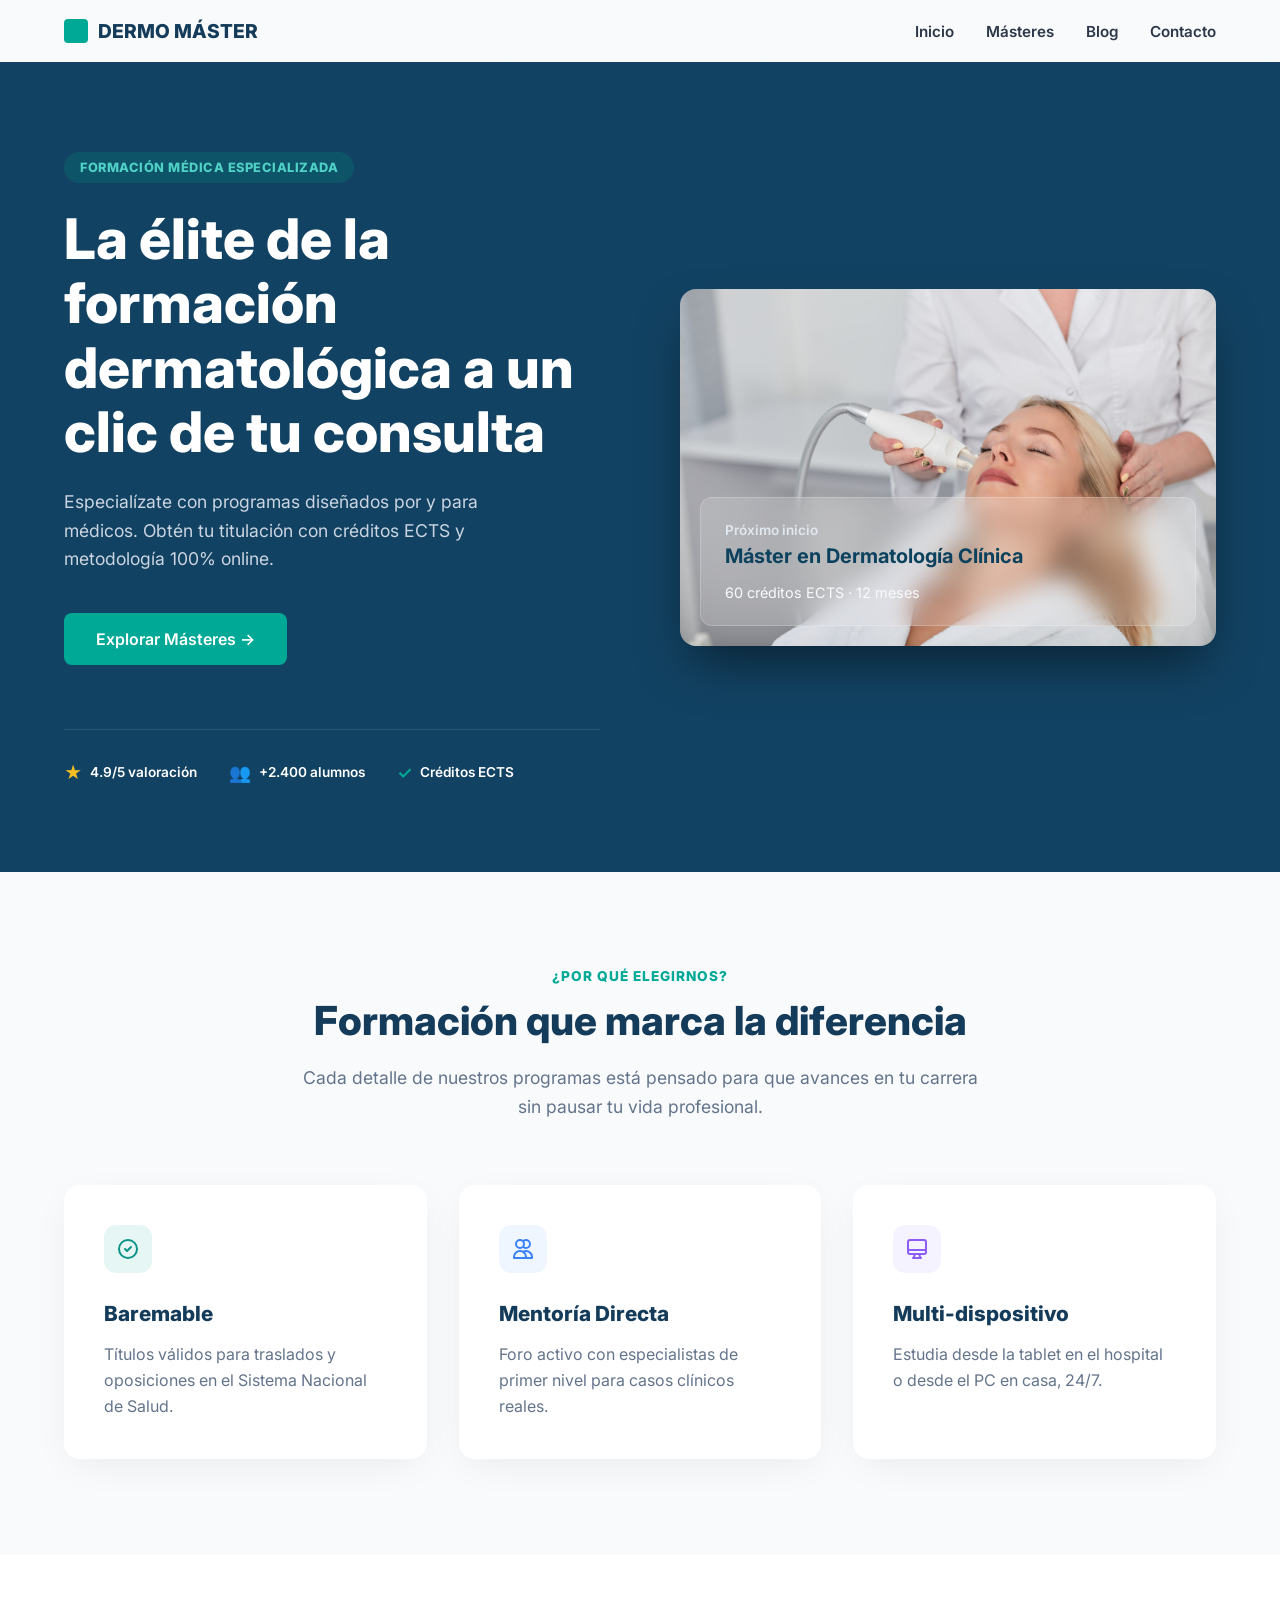
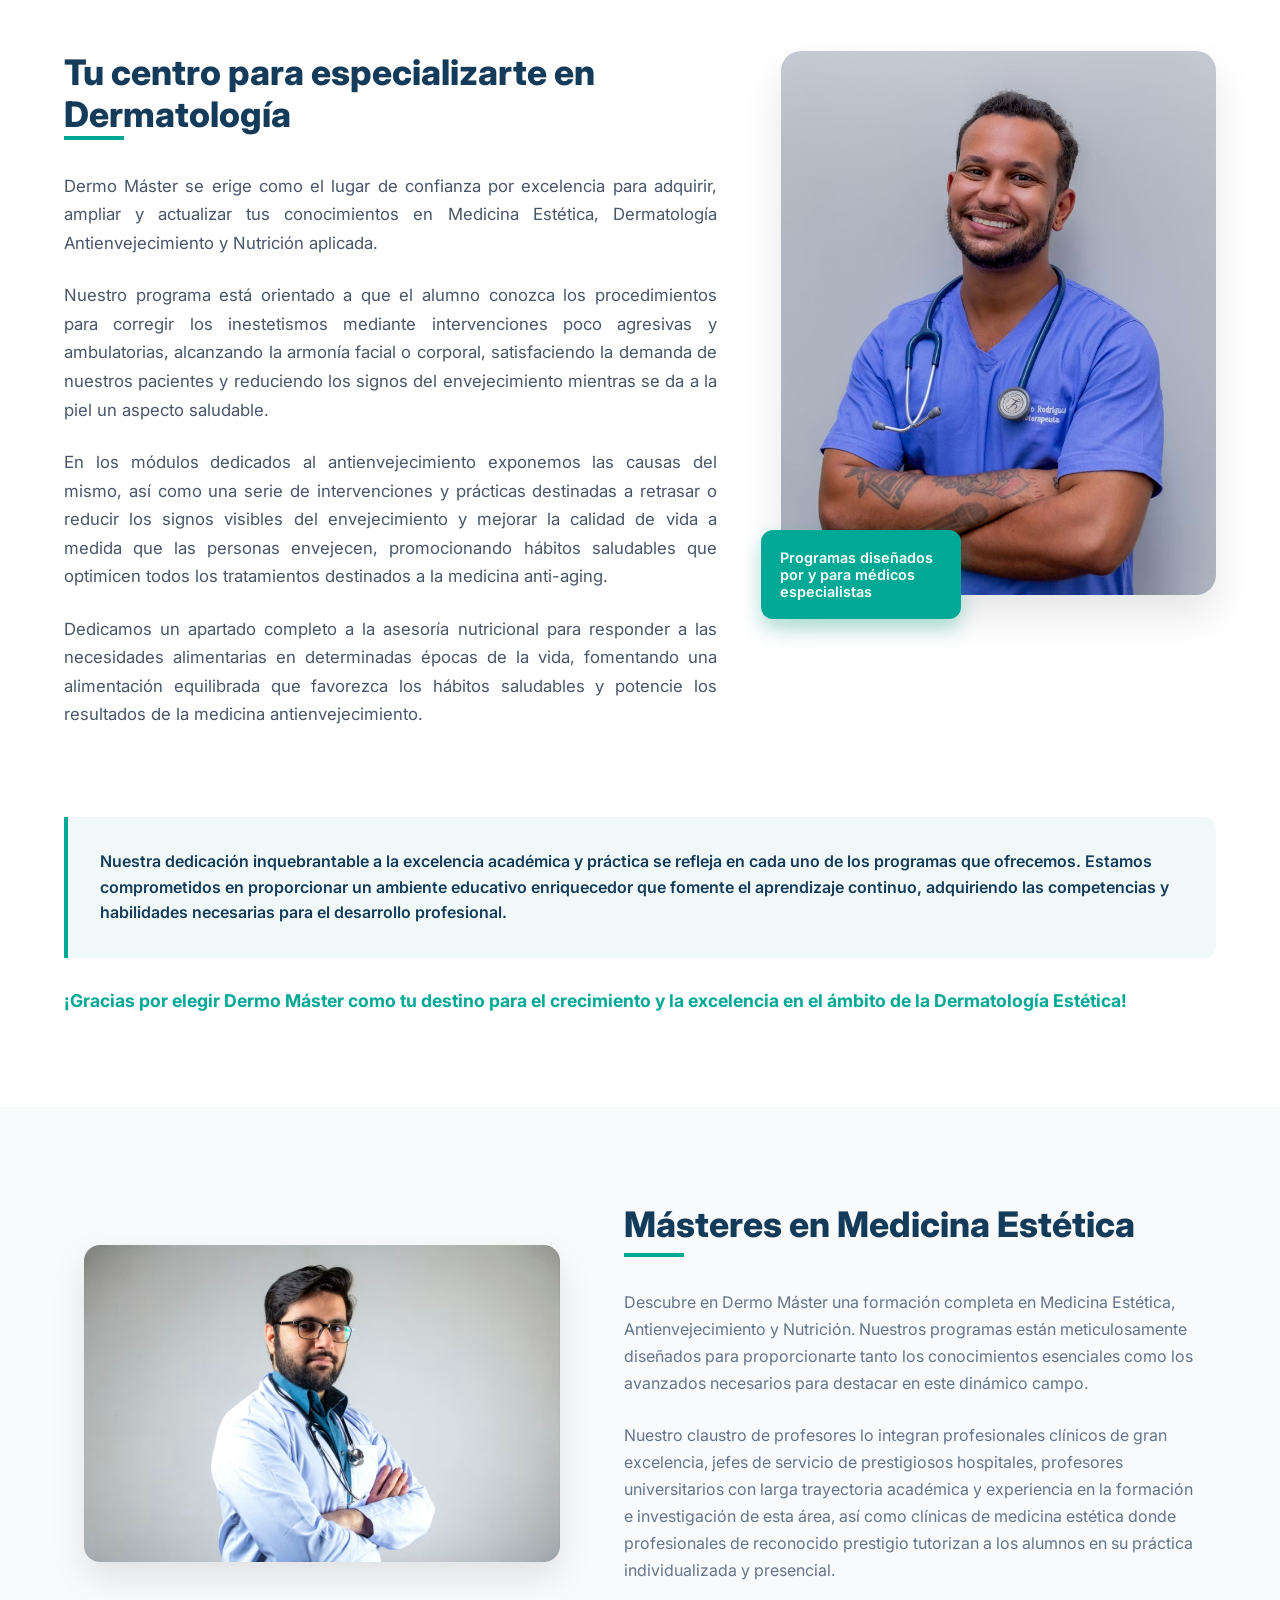
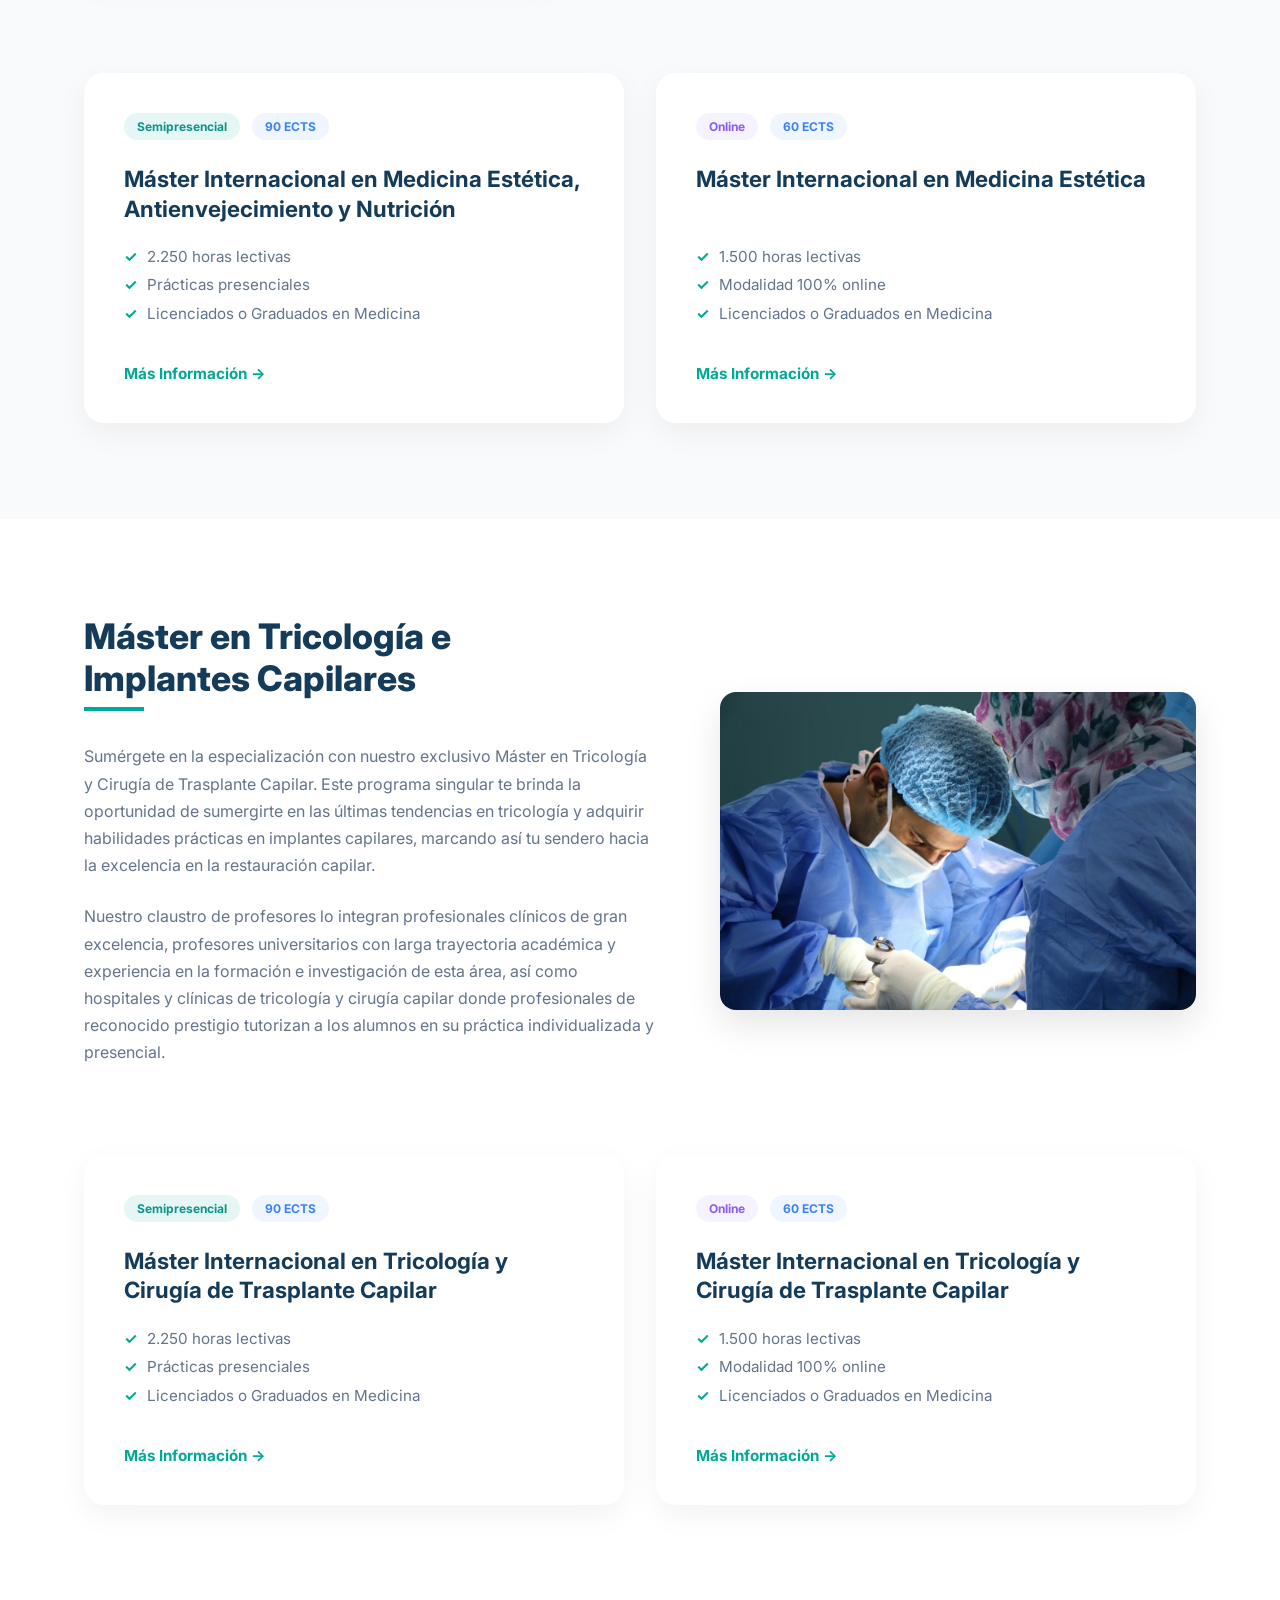
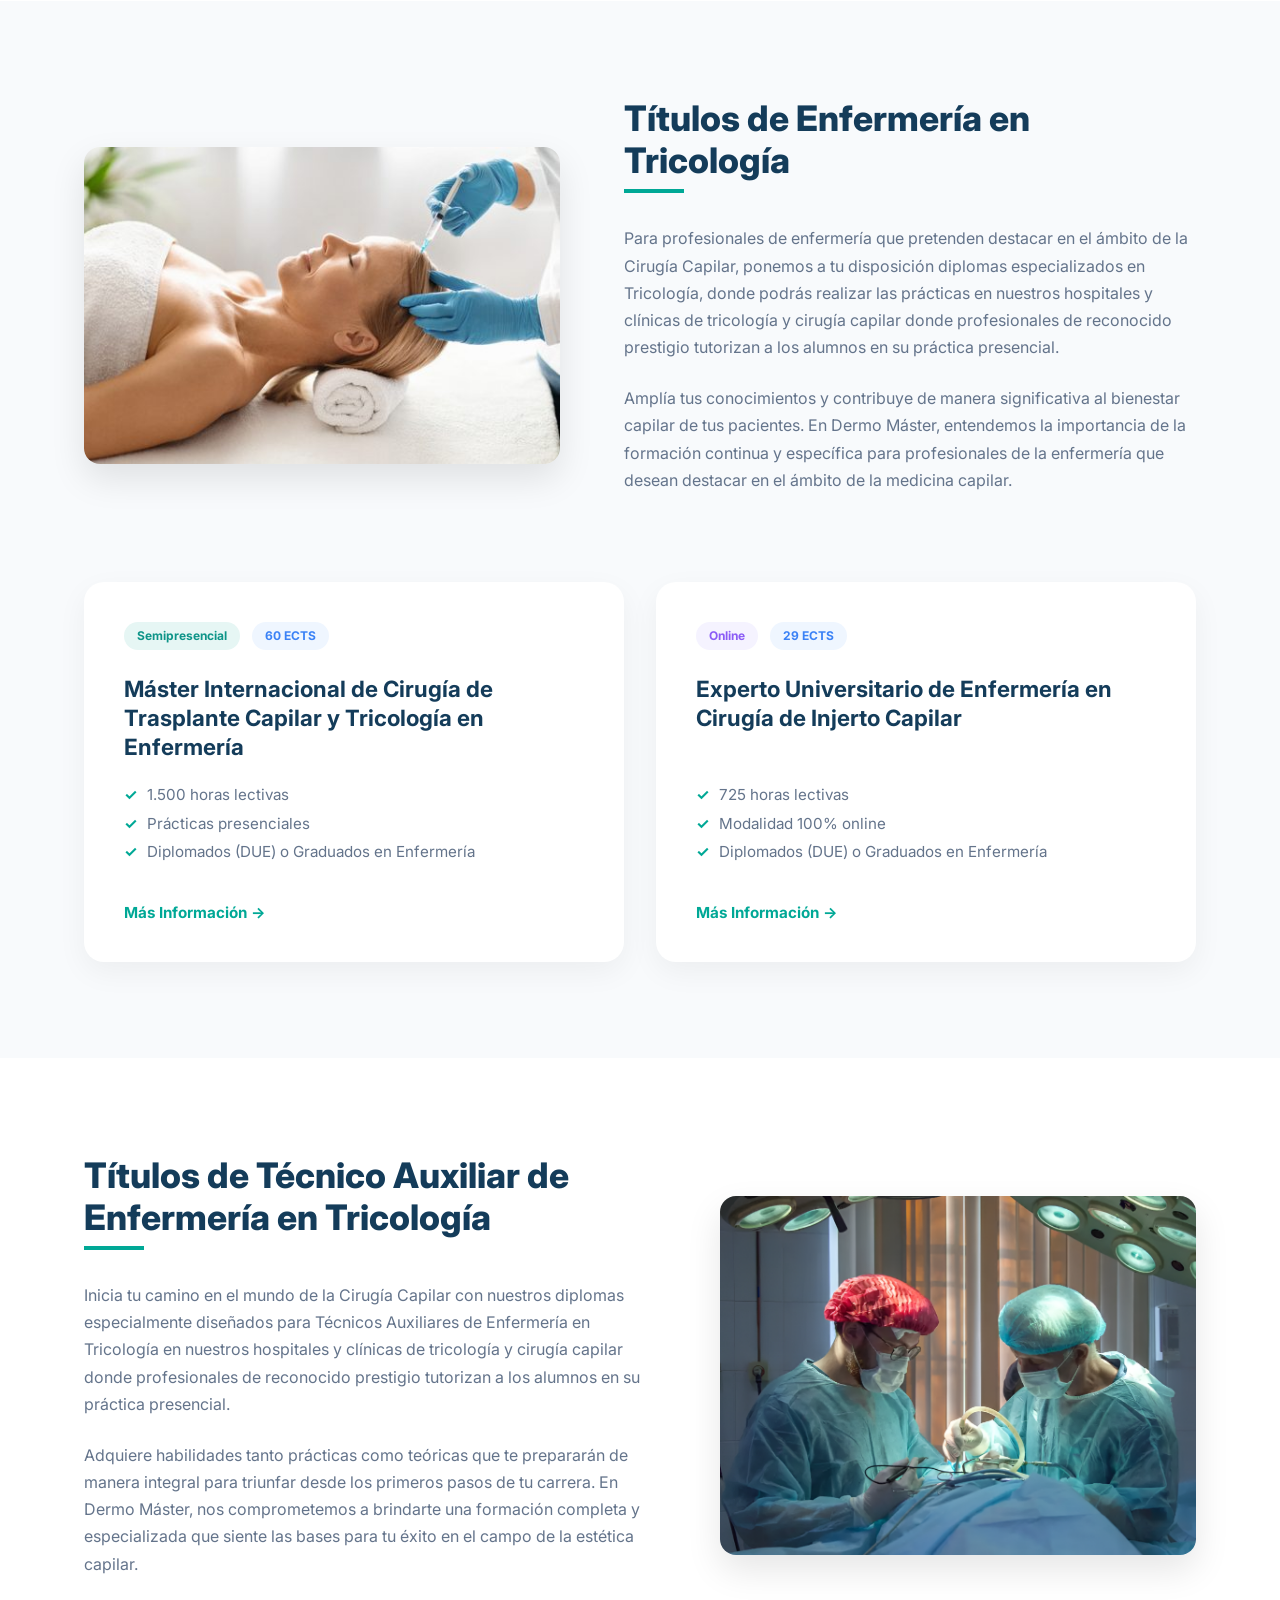
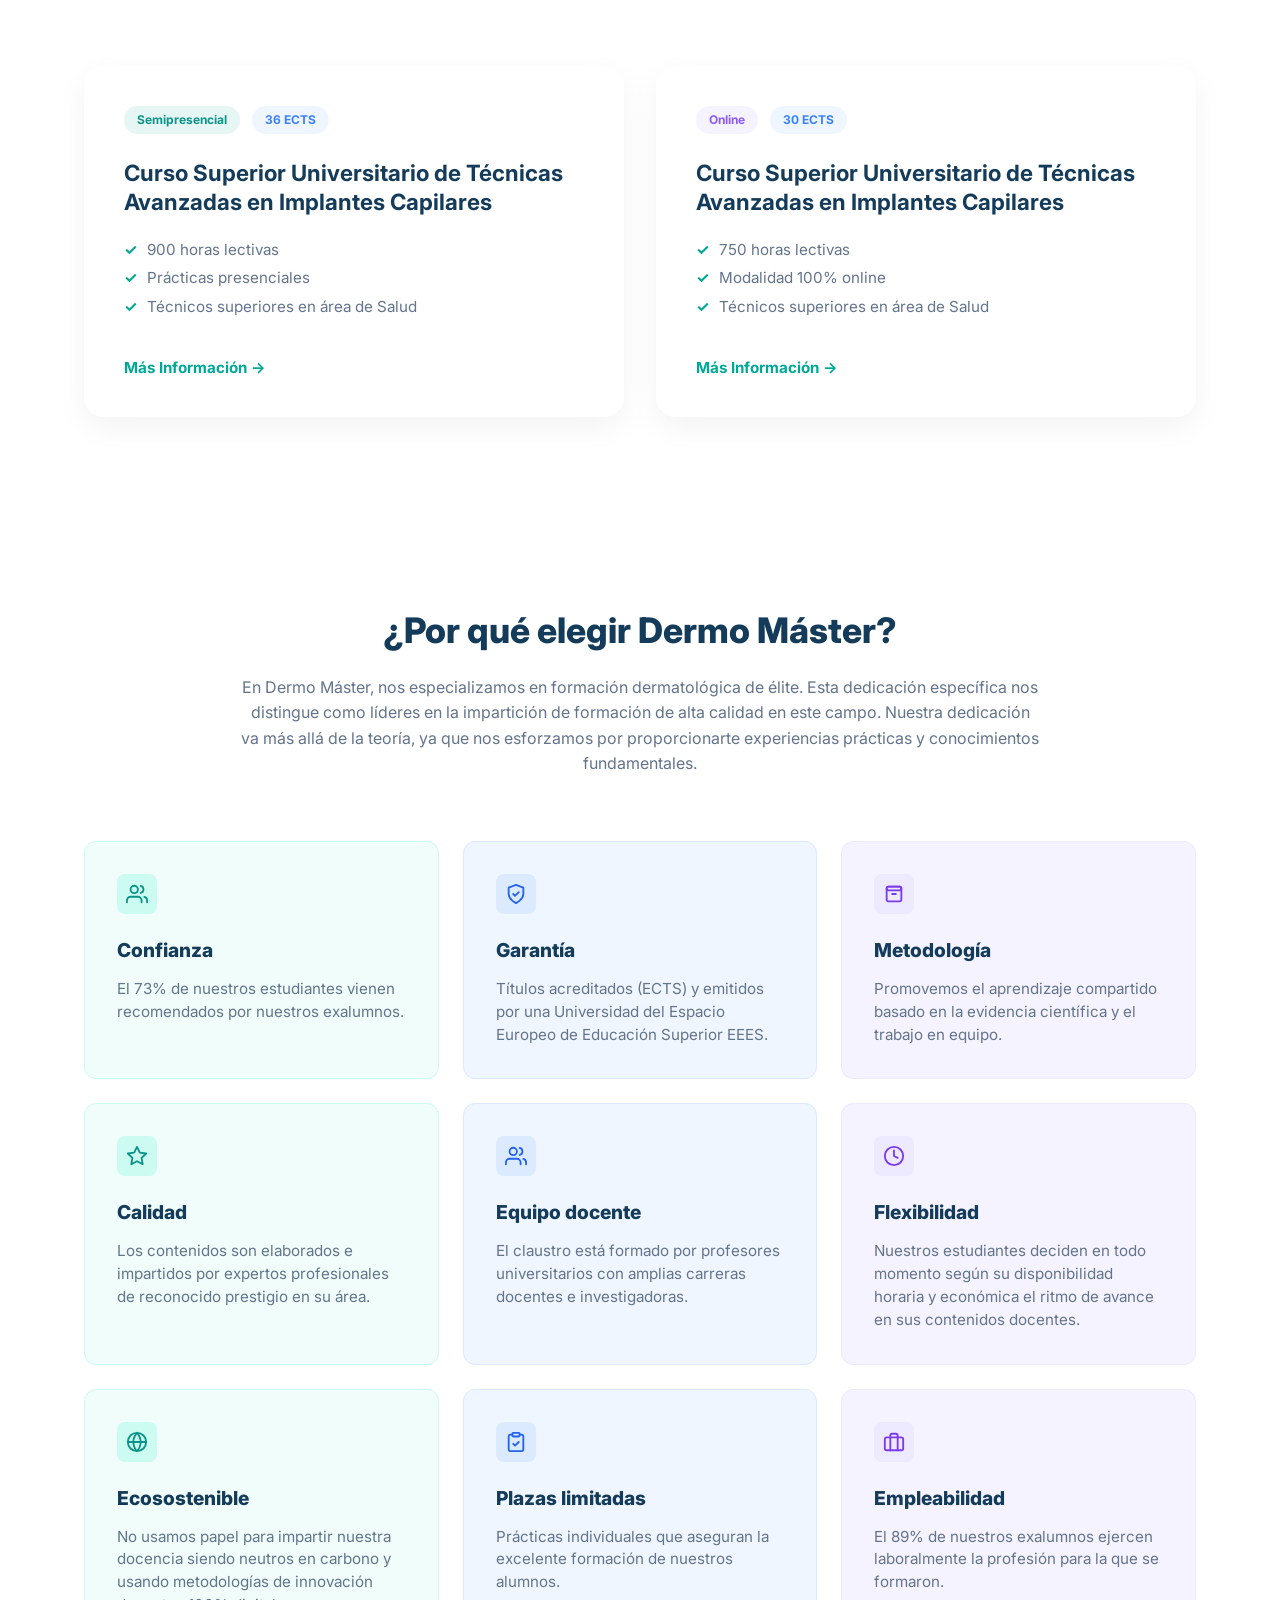
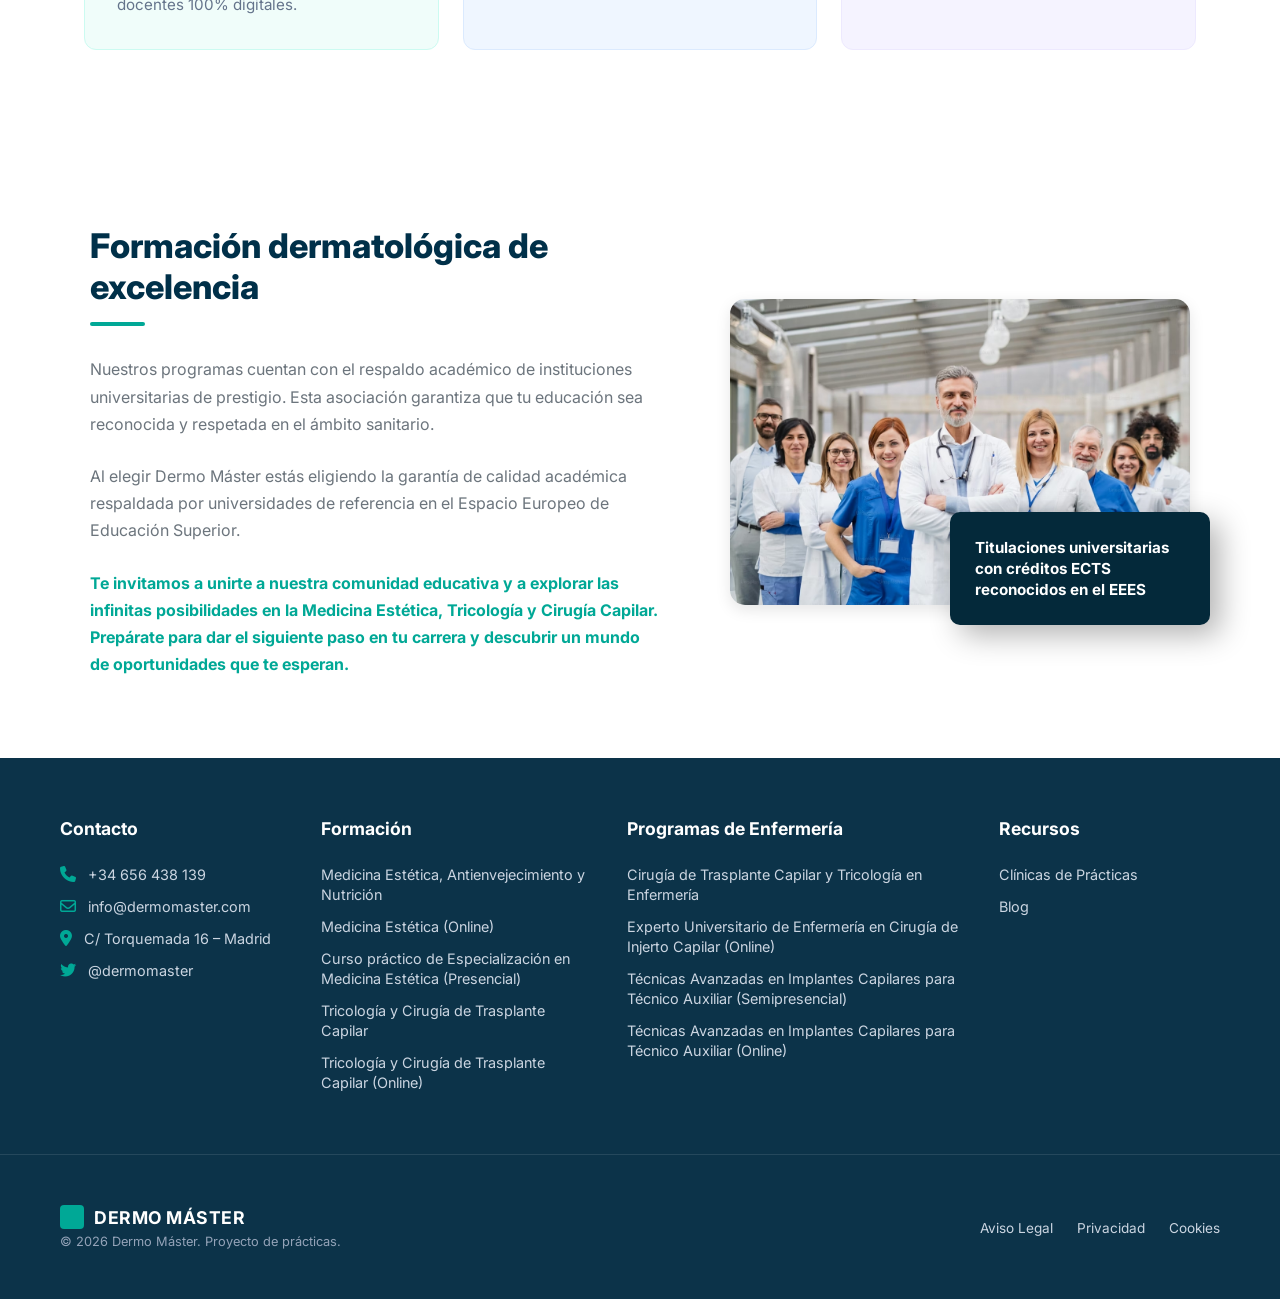
<file: index.html>
<!DOCTYPE html>
<html lang="es">
<head>
    <meta charset="UTF-8">
    <meta name="viewport" content="width=device-width, initial-scale=1.0">
    <title>Dermo Máster</title>
    <link rel="stylesheet" href="css/styles.css">
    <link href="https://fonts.googleapis.com/css2?family=Inter:wght@400;600;800&display=swap" rel="stylesheet">
    <link rel="stylesheet" href="https://cdnjs.cloudflare.com/ajax/libs/font-awesome/6.5.1/css/all.min.css">
</head>
<body>

    <header class="navbar">

        <div class="logo">
            <div class="logo-icon"></div>
            <a href="index.html" class="logo-text-link">
            <span>DERMO MÁSTER</span>
            </a>
        </div>

        <nav>
            <ul>
                <li><a href="index.html">Inicio</a></li>
                <li><a href="servicios.html">Másteres</a></li>
                <li><a href="blog.html">Blog</a></li>
                <li><a href="contacto.html">Contacto</a></li>
            </ul>
        </nav>
    </header>

    <main class="hero">
        <div class="hero-container">
            
            <div class="hero-text">
                <span class="badge">FORMACIÓN MÉDICA ESPECIALIZADA</span>
                <h1>La élite de la formación dermatológica a un clic de tu consulta</h1>
                <p>Especialízate con programas diseñados por y para médicos. Obtén tu titulación con créditos ECTS y metodología 100% online.</p>
                <a href="servicios.html" class="btn-primary">Explorar Másteres &rarr;</a>

                <div class="trust-indicators">
                    <div class="indicator">
                        <span class="icon-star">★</span> 4.9/5 valoración
                    </div>
                    <div class="indicator">
                        <span class="icon-user">👥</span> +2.400 alumnos
                    </div>
                    <div class="indicator">
                        <span class="icon-check">✓</span> Créditos ECTS
                    </div>
                </div>
            </div>

            <div class="hero-image-wrapper">
                <img src="img/10.jpeg" alt="Medicación dermatológica" class="main-image">
                <div class="glass-card">
                    <span class="card-subtitle">Próximo inicio</span>
                    <h3 class="card-title">Máster en Dermatología Clínica</h3>
                    <p class="card-details">60 créditos ECTS · 12 meses</p>
                </div>
            </div>

        </div>
    </main>

    <section class="features">
        <div class="features-container">
            
            <div class="features-header">
                <span class="pre-title">¿POR QUÉ ELEGIRNOS?</span>
                <h2>Formación que marca la diferencia</h2>
                <p>Cada detalle de nuestros programas está pensado para que avances en tu carrera sin pausar tu vida profesional.</p>
            </div>

            <div class="features-grid">
                
                <div class="feature-card">
                    <div class="icon-wrapper icon-green">
                        <svg fill="none" stroke="currentColor" viewBox="0 0 24 24" xmlns="http://www.w3.org/2000/svg"><path stroke-linecap="round" stroke-linejoin="round" stroke-width="2" d="M9 12l2 2 4-4m6 2a9 9 0 11-18 0 9 9 0 0118 0z"></path></svg>
                    </div>
                    <h3>Baremable</h3>
                    <p>Títulos válidos para traslados y oposiciones en el Sistema Nacional de Salud.</p>
                </div>

                <div class="feature-card">
                    <div class="icon-wrapper icon-blue">
                        <svg fill="none" stroke="currentColor" viewBox="0 0 24 24" xmlns="http://www.w3.org/2000/svg"><path stroke-linecap="round" stroke-linejoin="round" stroke-width="2" d="M12 4.354a4 4 0 110 5.292M15 21H3v-1a6 6 0 0112 0v1zm0 0h6v-1a6 6 0 00-9-5.197M13 7a4 4 0 11-8 0 4 4 0 018 0z"></path></svg>
                    </div>
                    <h3>Mentoría Directa</h3>
                    <p>Foro activo con especialistas de primer nivel para casos clínicos reales.</p>
                </div>

                <div class="feature-card">
                    <div class="icon-wrapper icon-purple">
                        <svg fill="none" stroke="currentColor" viewBox="0 0 24 24" xmlns="http://www.w3.org/2000/svg"><path stroke-linecap="round" stroke-linejoin="round" stroke-width="2" d="M9.75 17L9 20l-1 1h8l-1-1-.75-3M3 13h18M5 17h14a2 2 0 002-2V5a2 2 0 00-2-2H5a2 2 0 00-2 2v10a2 2 0 002 2z"></path></svg>
                    </div>
                    <h3>Multi-dispositivo</h3>
                    <p>Estudia desde la tablet en el hospital o desde el PC en casa, 24/7.</p>
                </div>

            </div>
            
        </div>
    </section>

    <section class="about-section">
        <div class="about-container">
            
            <div class="about-content">
                <div class="about-text">
                    <h2>Tu centro para especializarte en Dermatología <br><div class="underline-short"></div></h2>
                    
                    <p>Dermo Máster se erige como el lugar de confianza por excelencia para adquirir, ampliar y actualizar tus conocimientos en Medicina Estética, Dermatología Antienvejecimiento y Nutrición aplicada.</p>
                    
                    <p>Nuestro programa está orientado a que el alumno conozca los procedimientos para corregir los inestetismos mediante intervenciones poco agresivas y ambulatorias, alcanzando la armonía facial o corporal, satisfaciendo la demanda de nuestros pacientes y reduciendo los signos del envejecimiento mientras se da a la piel un aspecto saludable.</p>
                    
                    <p>En los módulos dedicados al antienvejecimiento exponemos las causas del mismo, así como una serie de intervenciones y prácticas destinadas a retrasar o reducir los signos visibles del envejecimiento y mejorar la calidad de vida a medida que las personas envejecen, promocionando hábitos saludables que optimicen todos los tratamientos destinados a la medicina anti-aging.</p>
                    
                    <p>Dedicamos un apartado completo a la asesoría nutricional para responder a las necesidades alimentarias en determinadas épocas de la vida, fomentando una alimentación equilibrada que favorezca los hábitos saludables y potencie los resultados de la medicina antienvejecimiento.</p>
                </div>

                <div class="about-image">
                    <img src="img/2.jpg" alt="Médico especialista">
                    <div class="image-badge">
                        Programas diseñados por y para médicos especialistas
                    </div>
                </div>
            </div>

            <div class="highlight-quote">
                <p>Nuestra dedicación inquebrantable a la excelencia académica y práctica se refleja en cada uno de los programas que ofrecemos. Estamos comprometidos en proporcionar un ambiente educativo enriquecedor que fomente el aprendizaje continuo, adquiriendo las competencias y habilidades necesarias para el desarrollo profesional.</p>
            </div>

            <p class="thanks-message">¡Gracias por elegir Dermo Máster como tu destino para el crecimiento y la excelencia en el ámbito de la Dermatología Estética!</p>

        </div>
    </section>

    <section class="masters-section">
        <div class="container">
            
            <div class="masters-intro">
                <div class="masters-intro-image">
                    <img src="img/5.jpg" alt="Doctor Especialista">
                </div>
                <div class="masters-intro-text">
                    <h2>Másteres en Medicina Estética</h2>
                    <div class="underline-short"></div>
                    <p>Descubre en Dermo Máster una formación completa en Medicina Estética, Antienvejecimiento y Nutrición. Nuestros programas están meticulosamente diseñados para proporcionarte tanto los conocimientos esenciales como los avanzados necesarios para destacar en este dinámico campo.</p>
                    <p>Nuestro claustro de profesores lo integran profesionales clínicos de gran excelencia, jefes de servicio de prestigiosos hospitales, profesores universitarios con larga trayectoria académica y experiencia en la formación e investigación de esta área, así como clínicas de medicina estética donde profesionales de reconocido prestigio tutorizan a los alumnos en su práctica individualizada y presencial.</p>
                </div>
            </div>

            <div class="masters-grid">
                
                <div class="master-card">
                    <div class="card-tags">
                        <span class="tag tag-green">Semipresencial</span>
                        <span class="tag tag-blue">90 ECTS</span>
                    </div>
                    <h3>Máster Internacional en Medicina Estética, Antienvejecimiento y Nutrición</h3>
                    <ul class="master-features">
                        <li><span class="check">✓</span> 2.250 horas lectivas</li>
                        <li><span class="check">✓</span> Prácticas presenciales</li>
                        <li><span class="check">✓</span> Licenciados o Graduados en Medicina</li>
                    </ul>
                    <a href="#" class="more-info">Más Información &rarr;</a>
                </div>

                <div class="master-card">
                    <div class="card-tags">
                        <span class="tag tag-purple">Online</span>
                        <span class="tag tag-blue">60 ECTS</span>
                    </div>
                    <h3>Máster Internacional en Medicina Estética</h3>
                    <ul class="master-features">
                        <li><span class="check">✓</span> 1.500 horas lectivas</li>
                        <li><span class="check">✓</span> Modalidad 100% online</li>
                        <li><span class="check">✓</span> Licenciados o Graduados en Medicina</li>
                    </ul>
                    <a href="#" class="more-info">Más Información &rarr;</a>
                </div>

            </div>
        </div>
    </section>

    <section class="masters-section white-bg">
        <div class="container">
            
            <div class="masters-intro reverse">
                <div class="masters-intro-text">
                    <h2>Máster en Tricología e <br>Implantes Capilares</h2>
                    <div class="underline-short"></div>
                    <p>Sumérgete en la especialización con nuestro exclusivo Máster en Tricología y Cirugía de Trasplante Capilar. Este programa singular te brinda la oportunidad de sumergirte en las últimas tendencias en tricología y adquirir habilidades prácticas en implantes capilares, marcando así tu sendero hacia la excelencia en la restauración capilar.</p>
                    <p>Nuestro claustro de profesores lo integran profesionales clínicos de gran excelencia, profesores universitarios con larga trayectoria académica y experiencia en la formación e investigación de esta área, así como hospitales y clínicas de tricología y cirugía capilar donde profesionales de reconocido prestigio tutorizan a los alumnos en su práctica individualizada y presencial.</p>
                </div>
                <div class="masters-intro-image">
                    <img src="img/6.jpg" alt="Instalaciones Tricología">
                </div>
            </div>

            <div class="masters-grid">
                
                <div class="master-card">
                    <div class="card-tags">
                        <span class="tag tag-green">Semipresencial</span>
                        <span class="tag tag-blue">90 ECTS</span>
                    </div>
                    <h3>Máster Internacional en Tricología y Cirugía de Trasplante Capilar</h3>
                    <ul class="master-features">
                        <li><span class="check">✓</span> 2.250 horas lectivas</li>
                        <li><span class="check">✓</span> Prácticas presenciales</li>
                        <li><span class="check">✓</span> Licenciados o Graduados en Medicina</li>
                    </ul>
                    <a href="#" class="more-info">Más Información &rarr;</a>
                </div>

                <div class="master-card">
                    <div class="card-tags">
                        <span class="tag tag-purple">Online</span>
                        <span class="tag tag-blue">60 ECTS</span>
                    </div>
                    <h3>Máster Internacional en Tricología y Cirugía de Trasplante Capilar</h3>
                    <ul class="master-features">
                        <li><span class="check">✓</span> 1.500 horas lectivas</li>
                        <li><span class="check">✓</span> Modalidad 100% online</li>
                        <li><span class="check">✓</span> Licenciados o Graduados en Medicina</li>
                    </ul>
                    <a href="#" class="more-info">Más Información &rarr;</a>
                </div>

            </div>
        </div>
    </section>

    <section class="masters-section">
        <div class="container">
            
            <div class="masters-intro">
                <div class="masters-intro-image">
                    <img src="img/9.jpg" alt="Personal de Enfermería">
                </div>
                <div class="masters-intro-text">
                    <h2>Títulos de Enfermería en Tricología</h2>
                    <div class="underline-short"></div>
                    <p>Para profesionales de enfermería que pretenden destacar en el ámbito de la Cirugía Capilar, ponemos a tu disposición diplomas especializados en Tricología, donde podrás realizar las prácticas en nuestros hospitales y clínicas de tricología y cirugía capilar donde profesionales de reconocido prestigio tutorizan a los alumnos en su práctica presencial.</p>
                    <p>Amplía tus conocimientos y contribuye de manera significativa al bienestar capilar de tus pacientes. En Dermo Máster, entendemos la importancia de la formación continua y específica para profesionales de la enfermería que desean destacar en el ámbito de la medicina capilar.</p>
                </div>
            </div>

            <div class="masters-grid">
                
                <div class="master-card">
                    <div class="card-tags">
                        <span class="tag tag-green">Semipresencial</span>
                        <span class="tag tag-blue">60 ECTS</span>
                    </div>
                    <h3>Máster Internacional de Cirugía de Trasplante Capilar y Tricología en Enfermería</h3>
                    <ul class="master-features">
                        <li><span class="check">✓</span> 1.500 horas lectivas</li>
                        <li><span class="check">✓</span> Prácticas presenciales</li>
                        <li><span class="check">✓</span> Diplomados (DUE) o Graduados en Enfermería</li>
                    </ul>
                    <a href="#" class="more-info">Más Información &rarr;</a>
                </div>

                <div class="master-card">
                    <div class="card-tags">
                        <span class="tag tag-purple">Online</span>
                        <span class="tag tag-blue">29 ECTS</span>
                    </div>
                    <h3>Experto Universitario de Enfermería en Cirugía de Injerto Capilar</h3>
                    <ul class="master-features">
                        <li><span class="check">✓</span> 725 horas lectivas</li>
                        <li><span class="check">✓</span> Modalidad 100% online</li>
                        <li><span class="check">✓</span> Diplomados (DUE) o Graduados en Enfermería</li>
                    </ul>
                    <a href="#" class="more-info">Más Información &rarr;</a>
                </div>

            </div>
        </div>
    </section>

    <section class="masters-section white-bg">
        <div class="container">
            
            <div class="masters-intro reverse">
                <div class="masters-intro-text">
                    <h2>Títulos de Técnico Auxiliar de <br>Enfermería en Tricología</h2>
                    <div class="underline-short"></div>
                    <p>Inicia tu camino en el mundo de la Cirugía Capilar con nuestros diplomas especialmente diseñados para Técnicos Auxiliares de Enfermería en Tricología en nuestros hospitales y clínicas de tricología y cirugía capilar donde profesionales de reconocido prestigio tutorizan a los alumnos en su práctica presencial.</p>
                    <p>Adquiere habilidades tanto prácticas como teóricas que te prepararán de manera integral para triunfar desde los primeros pasos de tu carrera. En Dermo Máster, nos comprometemos a brindarte una formación completa y especializada que siente las bases para tu éxito en el campo de la estética capilar.</p>
                </div>
                <div class="masters-intro-image">
                    <img src="img/operacion_hyposfix.png" alt="Prácticas de Auxiliar en Cirugía">
                </div>
            </div>

            <div class="masters-grid">
                
                <div class="master-card">
                    <div class="card-tags">
                        <span class="tag tag-green">Semipresencial</span>
                        <span class="tag tag-blue">36 ECTS</span>
                    </div>
                    <h3>Curso Superior Universitario de Técnicas Avanzadas en Implantes Capilares</h3>
                    <ul class="master-features">
                        <li><span class="check">✓</span> 900 horas lectivas</li>
                        <li><span class="check">✓</span> Prácticas presenciales</li>
                        <li><span class="check">✓</span> Técnicos superiores en área de Salud</li>
                    </ul>
                    <a href="#" class="more-info">Más Información &rarr;</a>
                </div>

                <div class="master-card">
                    <div class="card-tags">
                        <span class="tag tag-purple">Online</span>
                        <span class="tag tag-blue">30 ECTS</span>
                    </div>
                    <h3>Curso Superior Universitario de Técnicas Avanzadas en Implantes Capilares</h3>
                    <ul class="master-features">
                        <li><span class="check">✓</span> 750 horas lectivas</li>
                        <li><span class="check">✓</span> Modalidad 100% online</li>
                        <li><span class="check">✓</span> Técnicos superiores en área de Salud</li>
                    </ul>
                    <a href="#" class="more-info">Más Información &rarr;</a>
                </div>

            </div>
        </div>
    </section>

    <section class="why-us-section">
        <div class="container">
            
            <div class="why-header">
                <h2>¿Por qué elegir Dermo Máster?</h2>
                <p>En Dermo Máster, nos especializamos en formación dermatológica de élite. Esta dedicación específica nos distingue como líderes en la impartición de formación de alta calidad en este campo. Nuestra dedicación va más allá de la teoría, ya que nos esforzamos por proporcionarte experiencias prácticas y conocimientos fundamentales.</p>
            </div>

            <div class="why-grid">
                
    <div class="why-card border-green">
        <div class="why-icon bg-green">
            <svg width="22" height="22" viewBox="0 0 24 24" fill="none" stroke="currentColor" stroke-width="2" stroke-linecap="round" stroke-linejoin="round">
                <path d="M17 21v-2a4 4 0 0 0-4-4H5a4 4 0 0 0-4 4v2"></path>
                <circle cx="9" cy="7" r="4"></circle>
                <path d="M23 21v-2a4 4 0 0 0-3-3.87"></path>
                <path d="M16 3.13a4 4 0 0 1 0 7.75"></path>
            </svg>
        </div>
        <h3>Confianza</h3>
        <p>El 73% de nuestros estudiantes vienen recomendados por nuestros exalumnos.</p>
    </div>

    <div class="why-card border-blue">
        <div class="why-icon bg-blue">
            <svg width="22" height="22" viewBox="0 0 24 24" fill="none" stroke="currentColor" stroke-width="2" stroke-linecap="round" stroke-linejoin="round">
                <path d="M12 22s8-4 8-10V5l-8-3-8 3v7c0 6 8 10 8 10z"></path>
                <polyline points="9 12 11 14 15 10"></polyline>
            </svg>
        </div>
        <h3>Garantía</h3>
        <p>Títulos acreditados (ECTS) y emitidos por una Universidad del Espacio Europeo de Educación Superior EEES.</p>
    </div>

    <div class="why-card border-purple">
        <div class="why-icon bg-purple">
            <svg width="22" height="22" viewBox="0 0 24 24" fill="none" stroke="currentColor" stroke-width="2" stroke-linecap="round" stroke-linejoin="round">
                <rect x="4" y="4" width="16" height="16" rx="2" ry="2"></rect>
                <rect x="4" y="4" width="16" height="4" rx="2" ry="2"></rect>
                <path d="M10 12h4"></path>
            </svg>
        </div>
        <h3>Metodología</h3>
        <p>Promovemos el aprendizaje compartido basado en la evidencia científica y el trabajo en equipo.</p>
    </div>

    <div class="why-card border-green">
        <div class="why-icon bg-green">
            <svg width="22" height="22" viewBox="0 0 24 24" fill="none" stroke="currentColor" stroke-width="2" stroke-linecap="round" stroke-linejoin="round">
                <polygon points="12 2 15.09 8.26 22 9.27 17 14.14 18.18 21.02 12 17.77 5.82 21.02 7 14.14 2 9.27 8.91 8.26 12 2"></polygon>
            </svg>
        </div>
        <h3>Calidad</h3>
        <p>Los contenidos son elaborados e impartidos por expertos profesionales de reconocido prestigio en su área.</p>
    </div>

    <div class="why-card border-blue">
        <div class="why-icon bg-blue">
            <svg width="22" height="22" viewBox="0 0 24 24" fill="none" stroke="currentColor" stroke-width="2" stroke-linecap="round" stroke-linejoin="round">
                <path d="M17 21v-2a4 4 0 0 0-4-4H5a4 4 0 0 0-4 4v2"></path>
                <circle cx="9" cy="7" r="4"></circle>
                <path d="M23 21v-2a4 4 0 0 0-3-3.87"></path>
                <path d="M16 3.13a4 4 0 0 1 0 7.75"></path>
            </svg>
        </div>
        <h3>Equipo docente</h3>
        <p>El claustro está formado por profesores universitarios con amplias carreras docentes e investigadoras.</p>
    </div>

    <div class="why-card border-purple">
        <div class="why-icon bg-purple">
            <svg width="22" height="22" viewBox="0 0 24 24" fill="none" stroke="currentColor" stroke-width="2" stroke-linecap="round" stroke-linejoin="round">
                <circle cx="12" cy="12" r="10"></circle>
                <polyline points="12 6 12 12 16 14"></polyline>
            </svg>
        </div>
        <h3>Flexibilidad</h3>
        <p>Nuestros estudiantes deciden en todo momento según su disponibilidad horaria y económica el ritmo de avance en sus contenidos docentes.</p>
    </div>

    <div class="why-card border-green">
        <div class="why-icon bg-green">
            <svg width="22" height="22" viewBox="0 0 24 24" fill="none" stroke="currentColor" stroke-width="2" stroke-linecap="round" stroke-linejoin="round">
                <circle cx="12" cy="12" r="10"></circle>
                <line x1="2" y1="12" x2="22" y2="12"></line>
                <path d="M12 2a15.3 15.3 0 0 1 4 10 15.3 15.3 0 0 1-4 10 15.3 15.3 0 0 1-4-10 15.3 15.3 0 0 1 4-10z"></path>
            </svg>
        </div>
        <h3>Ecosostenible</h3>
        <p>No usamos papel para impartir nuestra docencia siendo neutros en carbono y usando metodologías de innovación docentes 100% digitales.</p>
    </div>

    <div class="why-card border-blue">
        <div class="why-icon bg-blue">
            <svg width="22" height="22" viewBox="0 0 24 24" fill="none" stroke="currentColor" stroke-width="2" stroke-linecap="round" stroke-linejoin="round">
                <path d="M16 4h2a2 2 0 0 1 2 2v14a2 2 0 0 1-2 2H6a2 2 0 0 1-2-2V6a2 2 0 0 1 2-2h2"></path>
                <rect x="8" y="2" width="8" height="4" rx="1" ry="1"></rect>
                <path d="M9 14l2 2 4-4"></path>
            </svg>
        </div>
        <h3>Plazas limitadas</h3>
        <p>Prácticas individuales que aseguran la excelente formación de nuestros alumnos.</p>
    </div>

    <div class="why-card border-purple">
        <div class="why-icon bg-purple">
            <svg width="22" height="22" viewBox="0 0 24 24" fill="none" stroke="currentColor" stroke-width="2" stroke-linecap="round" stroke-linejoin="round">
                <rect x="2" y="7" width="20" height="14" rx="2" ry="2"></rect>
                <path d="M16 21V5a2 2 0 0 0-2-2h-4a2 2 0 0 0-2 2v16"></path>
            </svg>
        </div>
        <h3>Empleabilidad</h3>
        <p>El 89% de nuestros exalumnos ejercen laboralmente la profesión para la que se formaron.</p>
    </div>

</div>
</section>

<!-- SECCION FINAL -->

<section class="excellence-section">
        <div class="excellence-container">
            
            <div class="excellence-text-column">
                <div class="excellence-header">
                    <h2>Formación dermatológica de excelencia</h2>
                    <div class="excellence-underline"></div>
                </div>
                
                <p>Nuestros programas cuentan con el respaldo académico de instituciones universitarias de prestigio. Esta asociación garantiza que tu educación sea reconocida y respetada en el ámbito sanitario.</p>
                
                <p>Al elegir Dermo Máster estás eligiendo la garantía de calidad académica respaldada por universidades de referencia en el Espacio Europeo de Educación Superior.</p>
                
                <p class="excellence-highlight">Te invitamos a unirte a nuestra comunidad educativa y a explorar las infinitas posibilidades en la Medicina Estética, Tricología y Cirugía Capilar. Prepárate para dar el siguiente paso en tu carrera y descubrir un mundo de oportunidades que te esperan.</p>
            </div>

            <div class="excellence-image-column">
                <div class="excellence-img-wrapper">
                    <div class="excellence-placeholder">
                        <img src="img/1.jpg" alt="Icono representativo" class="img-icon">
                    </div>
                    
                    <div class="excellence-dark-box">
                        Titulaciones universitarias con créditos ECTS reconocidos en el EEES
                    </div>
                </div>
            </div>

        </div>
    
    </section>


<!-- FOOTER -->

    <footer class="site-footer">
    <div class="footer-container">
        
        <div class="footer-column">
            <h3>Contacto</h3>
            <ul class="contact-list">
                <li><span class="footer-icon"><i class="fa-solid fa-phone"></i></span> +34 656 438 139</li>
                <li><span class="footer-icon"><i class="fa-regular fa-envelope"></i></span> info@dermomaster.com</li>
                <li><span class="footer-icon"><i class="fa-solid fa-location-dot"></i></span> C/ Torquemada 16 – Madrid</li>
                <li><span class="footer-icon"><i class="fa-brands fa-twitter"></i></span> @dermomaster</li>
            </ul>
        </div>

        <div class="footer-column">
            <h3>Formación</h3>
            <ul>
                <li><a href="#">Medicina Estética, Antienvejecimiento y Nutrición</a></li>
                <li><a href="#">Medicina Estética (Online)</a></li>
                <li><a href="#">Curso práctico de Especialización en Medicina Estética (Presencial)</a></li>
                <li><a href="#">Tricología y Cirugía de Trasplante Capilar</a></li>
                <li><a href="#">Tricología y Cirugía de Trasplante Capilar (Online)</a></li>
            </ul>
        </div>

        <div class="footer-column">
            <h3>Programas de Enfermería</h3>
            <ul>
                <li><a href="#">Cirugía de Trasplante Capilar y Tricología en Enfermería</a></li>
                <li><a href="#">Experto Universitario de Enfermería en Cirugía de Injerto Capilar (Online)</a></li>
                <li><a href="#">Técnicas Avanzadas en Implantes Capilares para Técnico Auxiliar (Semipresencial)</a></li>
                <li><a href="#">Técnicas Avanzadas en Implantes Capilares para Técnico Auxiliar (Online)</a></li>
            </ul>
        </div>

        <div class="footer-column">
            <h3>Recursos</h3>
            <ul>
                <li><a href="#">Clínicas de Prácticas</a></li>
                <li><a href="blog.html">Blog</a></li>
            </ul>
        </div>

    </div>

    <div class="footer-bottom">
        <div class="footer-bottom-container">
            <div class="footer-brand">
                <div class="brand-logo">
                    <div class="logo-icon"></div>
                    <strong>DERMO MÁSTER</strong>
                </div>
                <p>© 2026 Dermo Máster. Proyecto de prácticas.</p>
            </div>
            
            <div class="footer-legal">
                <a href="#">Aviso Legal</a>
                <a href="#">Privacidad</a>
                <a href="#">Cookies</a>
            </div>
        </div>
    </div>
</footer>

</body>
</html>
</file>
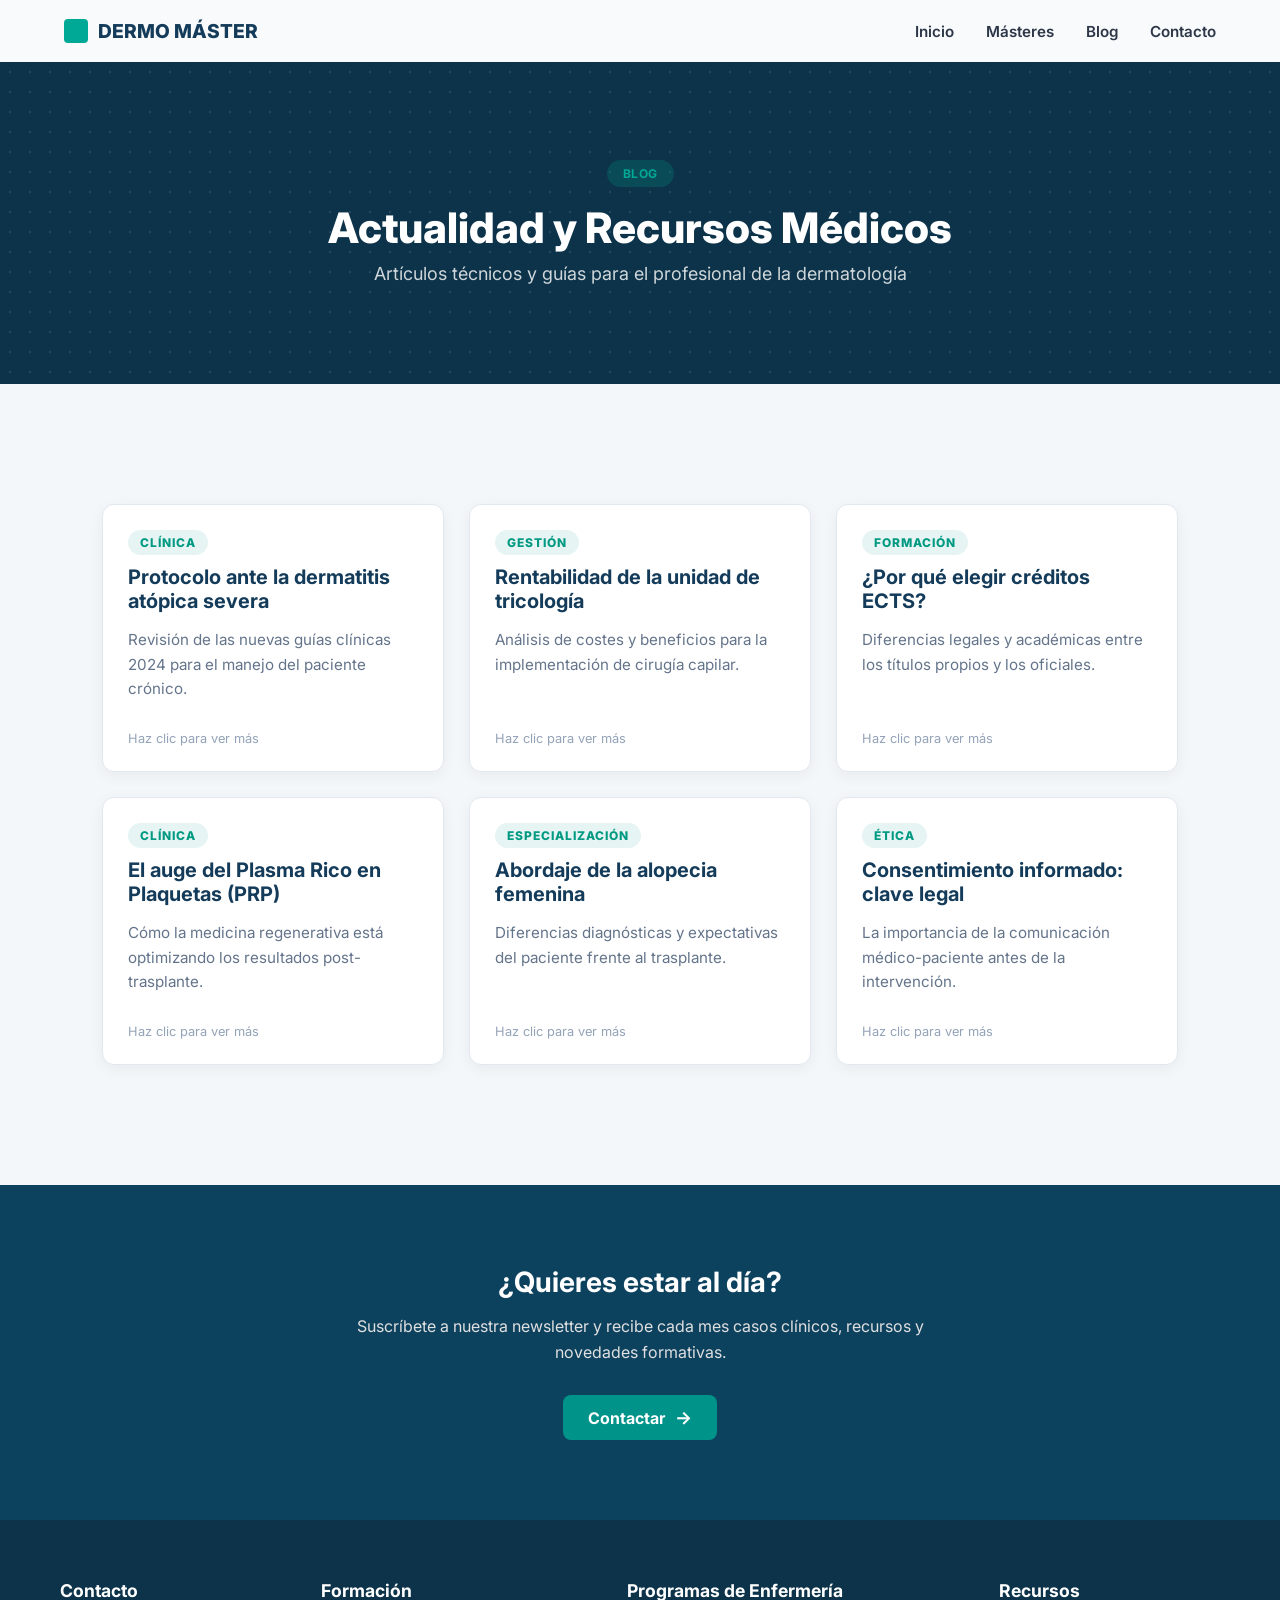
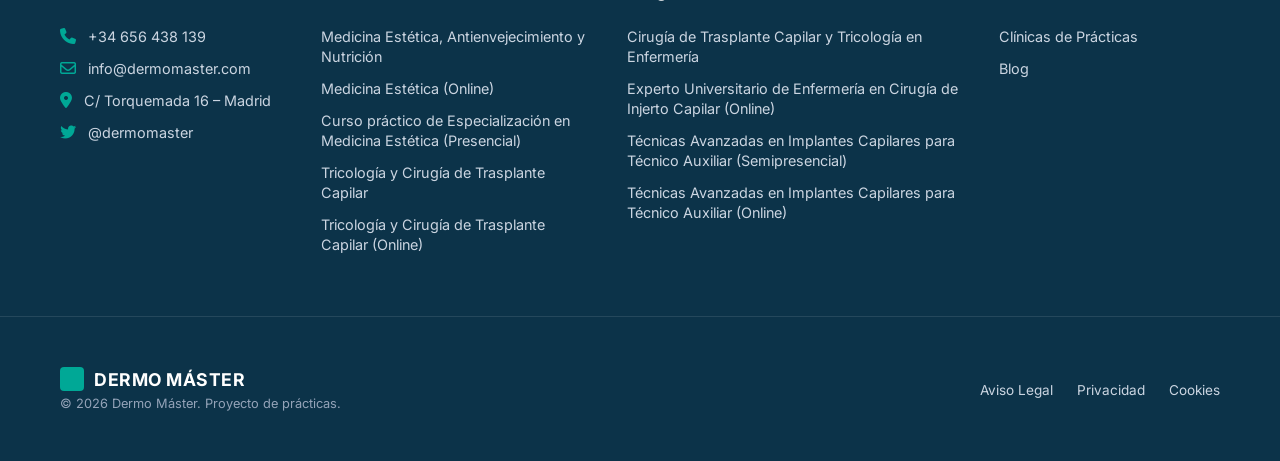
<file: blog.html>
<!DOCTYPE html>
<html lang="es">
<head>
    <meta charset="UTF-8">
    <meta name="viewport" content="width=device-width, initial-scale=1.0">
    <title>Dermo Máster</title>
    <link rel="stylesheet" href="css/styles.css">
    <link href="https://fonts.googleapis.com/css2?family=Inter:wght@400;600;800&display=swap" rel="stylesheet">
    <link rel="stylesheet" href="https://cdnjs.cloudflare.com/ajax/libs/font-awesome/6.5.1/css/all.min.css">
</head>
<body>

    <header class="navbar">

        <div class="logo">
            <div class="logo-icon"></div>
            <a href="index.html" class="logo-text-link">
            <span>DERMO MÁSTER</span>
            </a>
        </div>

        <nav>
            <ul>
                <li><a href="index.html">Inicio</a></li>
                <li><a href="servicios.html">Másteres</a></li>
                <li><a href="blog.html">Blog</a></li>
                <li><a href="contacto.html">Contacto</a></li>
            </ul>
        </nav>
    </header>

    <section class="masters-hero">
        <div class="container">
            <span class="category-tag">BLOG</span>
            <h1>Actualidad y Recursos Médicos</h1>
            <p>Artículos técnicos y guías para el profesional de la dermatología</p>
        </div>
    </section>

    <section class="news-section">
    <div class="cards-container">
        
        <article class="card" onclick="toggleCard(this)">
            <div class="card-badge">CLÍNICA</div>
            <h3>Protocolo ante la dermatitis atópica severa</h3>
            <p class="card-description">Revisión de las nuevas guías clínicas 2024 para el manejo del paciente crónico.</p>
            <div class="full-content">
                <p>Las guías de 2024 enfatizan el uso de nuevas terapias biológicas. El protocolo actual se centra en la estabilización de la barrera cutánea antes de iniciar tratamientos sistémicos.</p>
            </div>
            <div class="card-footer"><span>Haz clic para ver más</span></div>
        </article>

        <article class="card" onclick="toggleCard(this)">
            <div class="card-badge">GESTIÓN</div>
            <h3>Rentabilidad de la unidad de tricología</h3>
            <p class="card-description">Análisis de costes y beneficios para la implementación de cirugía capilar.</p>
            <div class="full-content">
                <p>Implementar una unidad de tricología requiere inversión, pero el retorno de inversión es altamente favorable debido a la alta demanda actual de procedimientos de injerto capilar.</p>
            </div>
            <div class="card-footer"><span>Haz clic para ver más</span></div>
        </article>

        <article class="card" onclick="toggleCard(this)">
            <div class="card-badge">FORMACIÓN</div>
            <h3>¿Por qué elegir créditos ECTS?</h3>
            <p class="card-description">Diferencias legales y académicas entre los títulos propios y los oficiales.</p>
            <div class="full-content">
                <p>Elegir formación con reconocimiento ECTS es fundamental para que tus estudios tengan validez en oposiciones, baremación de méritos y continuidad académica internacional.</p>
            </div>
            <div class="card-footer"><span>Haz clic para ver más</span></div>
        </article>

        <article class="card" onclick="toggleCard(this)">
            <div class="card-badge">CLÍNICA</div>
            <h3>El auge del Plasma Rico en Plaquetas (PRP)</h3>
            <p class="card-description">Cómo la medicina regenerativa está optimizando los resultados post-trasplante.</p>
            <div class="full-content">
                <p>El PRP se ha consolidado como un coadyuvante esencial en los injertos capilares, aumentando drásticamente la supervivencia del folículo implantado.</p>
            </div>
            <div class="card-footer"><span>Haz clic para ver más</span></div>
        </article>

        <article class="card" onclick="toggleCard(this)">
            <div class="card-badge">ESPECIALIZACIÓN</div>
            <h3>Abordaje de la alopecia femenina</h3>
            <p class="card-description">Diferencias diagnósticas y expectativas del paciente frente al trasplante.</p>
            <div class="full-content">
                <p>La alopecia en mujeres presenta desafíos únicos. Un diagnóstico diferencial preciso es crucial para lograr una alta densidad y satisfacción del paciente.</p>
            </div>
            <div class="card-footer"><span>Haz clic para ver más</span></div>
        </article>

        <article class="card" onclick="toggleCard(this)">
            <div class="card-badge">ÉTICA</div>
            <h3>Consentimiento informado: clave legal</h3>
            <p class="card-description">La importancia de la comunicación médico-paciente antes de la intervención.</p>
            <div class="full-content">
                <p>Más allá de un requisito legal, el consentimiento informado es una herramienta de comunicación esencial para gestionar las expectativas del paciente.</p>
            </div>
            <div class="card-footer"><span>Haz clic para ver más</span></div>
        </article>

    </div>
</section>

<script>
    function toggleCard(element) {
        element.classList.toggle('expanded');
    }
</script>


<section class="cta-orientacion">
  <div class="cta-content">
    <h2 class="cta-title">¿Quieres estar al día?</h2>
    <p class="cta-text">
      Suscríbete a nuestra newsletter y recibe cada mes casos clínicos, recursos y novedades formativas.
    </p>
    <a href="contacto.html" class="cta-button">Contactar<span class="cta-arrow">&rarr;</span>
    </a>
  </div>
</section>

<footer class="site-footer">
    <div class="footer-container">
        
        <div class="footer-column">
            <h3>Contacto</h3>
            <ul class="contact-list">
                <li><span class="footer-icon"><i class="fa-solid fa-phone"></i></span> +34 656 438 139</li>
                <li><span class="footer-icon"><i class="fa-regular fa-envelope"></i></span> info@dermomaster.com</li>
                <li><span class="footer-icon"><i class="fa-solid fa-location-dot"></i></span> C/ Torquemada 16 – Madrid</li>
                <li><span class="footer-icon"><i class="fa-brands fa-twitter"></i></span> @dermomaster</li>
            </ul>
        </div>

        <div class="footer-column">
            <h3>Formación</h3>
            <ul>
                <li><a href="#">Medicina Estética, Antienvejecimiento y Nutrición</a></li>
                <li><a href="#">Medicina Estética (Online)</a></li>
                <li><a href="#">Curso práctico de Especialización en Medicina Estética (Presencial)</a></li>
                <li><a href="#">Tricología y Cirugía de Trasplante Capilar</a></li>
                <li><a href="#">Tricología y Cirugía de Trasplante Capilar (Online)</a></li>
            </ul>
        </div>

        <div class="footer-column">
            <h3>Programas de Enfermería</h3>
            <ul>
                <li><a href="#">Cirugía de Trasplante Capilar y Tricología en Enfermería</a></li>
                <li><a href="#">Experto Universitario de Enfermería en Cirugía de Injerto Capilar (Online)</a></li>
                <li><a href="#">Técnicas Avanzadas en Implantes Capilares para Técnico Auxiliar (Semipresencial)</a></li>
                <li><a href="#">Técnicas Avanzadas en Implantes Capilares para Técnico Auxiliar (Online)</a></li>
            </ul>
        </div>

        <div class="footer-column">
            <h3>Recursos</h3>
            <ul>
                <li><a href="#">Clínicas de Prácticas</a></li>
                <li><a href="blog.html">Blog</a></li>
            </ul>
        </div>

    </div>

    <div class="footer-bottom">
        <div class="footer-bottom-container">
            <div class="footer-brand">
                <div class="brand-logo">
                    <div class="logo-icon"></div>
                    <strong>DERMO MÁSTER</strong>
                </div>
                <p>© 2026 Dermo Máster. Proyecto de prácticas.</p>
            </div>
            
            <div class="footer-legal">
                <a href="#">Aviso Legal</a>
                <a href="#">Privacidad</a>
                <a href="#">Cookies</a>
            </div>
        </div>
    </div>
</footer>

</body>
</html>
</file>
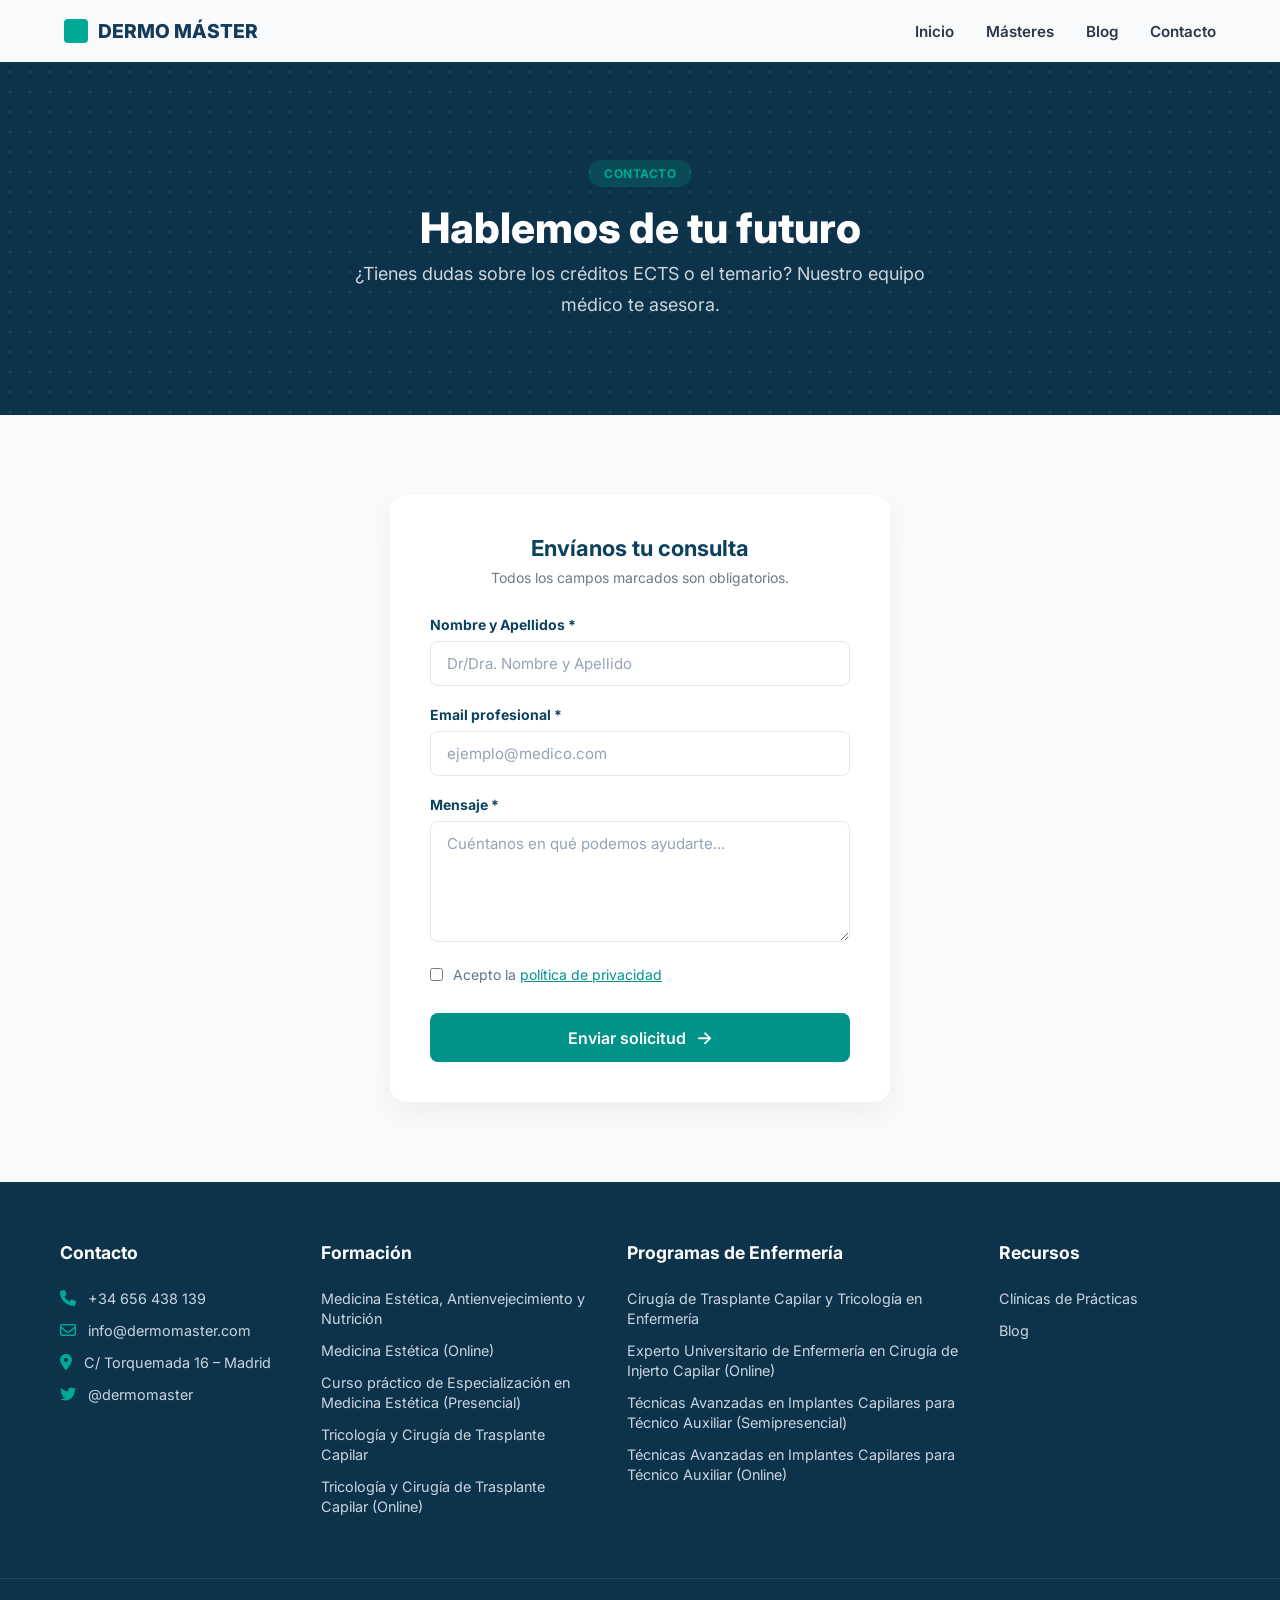
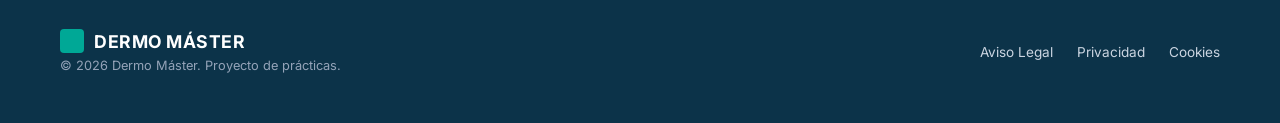
<file: contacto.html>
<!DOCTYPE html>
<html lang="es">
<head>
    <meta charset="UTF-8">
    <meta name="viewport" content="width=device-width, initial-scale=1.0">
    <title>Dermo Máster</title>
    <link rel="stylesheet" href="css/styles.css">
    <link href="https://fonts.googleapis.com/css2?family=Inter:wght@400;600;800&display=swap" rel="stylesheet">
    <link rel="stylesheet" href="https://cdnjs.cloudflare.com/ajax/libs/font-awesome/6.5.1/css/all.min.css">
</head>
<body>

    <header class="navbar">

        <div class="logo">
            <div class="logo-icon"></div>
            <a href="index.html" class="logo-text-link">
            <span>DERMO MÁSTER</span>
            </a>
        </div>

        <nav>
            <ul>
                <li><a href="index.html">Inicio</a></li>
                <li><a href="servicios.html">Másteres</a></li>
                <li><a href="blog.html">Blog</a></li>
                <li><a href="contacto.html">Contacto</a></li>
            </ul>
        </nav>
    </header>

    <section class="masters-hero">
        <div class="container">
            <span class="category-tag">CONTACTO</span>
            <h1>Hablemos de tu futuro</h1>
            <p style="margin-bottom: 10px;">¿Tienes dudas sobre los créditos ECTS o el temario? Nuestro equipo</p>
            <p>médico te asesora.</p>
        </div>
    </section>

    <section class="contact-section">
      <div id="form-container" class="form-card">
        <div class="form-header">
          <h2>Envíanos tu consulta</h2>
          <p>Todos los campos marcados son obligatorios.</p>
        </div>

        <form id="contact-form" class="contact-form">
          <div class="input-group">
            <label for="nombre">Nombre y Apellidos *</label>
            <input type="text" id="nombre" placeholder="Dr/Dra. Nombre y Apellido" required>
          </div>

          <div class="input-group">
            <label for="email">Email profesional *</label>
            <input type="email" id="email" placeholder="ejemplo@medico.com" required>
          </div>

          <div class="input-group">
            <label for="mensaje">Mensaje *</label>
            <textarea id="mensaje" rows="5" placeholder="Cuéntanos en qué podemos ayudarte..." required></textarea>
          </div>

          <div class="privacy-policy">
            <input type="checkbox" id="privacy" required>
            <label for="privacy">Acepto la <a href="#">política de privacidad</a></label>
          </div>

          <button type="submit" class="btn-submit">
            Enviar solicitud <span>&rarr;</span>
          </button>
        </form>
      </div>

      <div id="success-card" class="form-card success-card" style="display: none;">
        <div class="success-icon">
          <span class="check-mark">L</span>
        </div>
        <h2 class="success-title">¡Mensaje enviado!</h2>
        <p class="success-text">En breve un asesor académico se pondrá en contacto contigo.</p>
        <a href="javascript:location.reload()" class="back-link">
          <span>&larr;</span> Volver al inicio
        </a>
      </div>
    </section>




<footer class="site-footer">
    <div class="footer-container">
        
        <div class="footer-column">
            <h3>Contacto</h3>
            <ul class="contact-list">
                <li><span class="footer-icon"><i class="fa-solid fa-phone"></i></span> +34 656 438 139</li>
                <li><span class="footer-icon"><i class="fa-regular fa-envelope"></i></span> info@dermomaster.com</li>
                <li><span class="footer-icon"><i class="fa-solid fa-location-dot"></i></span> C/ Torquemada 16 – Madrid</li>
                <li><span class="footer-icon"><i class="fa-brands fa-twitter"></i></span> @dermomaster</li>
            </ul>
        </div>

        <div class="footer-column">
            <h3>Formación</h3>
            <ul>
                <li><a href="#">Medicina Estética, Antienvejecimiento y Nutrición</a></li>
                <li><a href="#">Medicina Estética (Online)</a></li>
                <li><a href="#">Curso práctico de Especialización en Medicina Estética (Presencial)</a></li>
                <li><a href="#">Tricología y Cirugía de Trasplante Capilar</a></li>
                <li><a href="#">Tricología y Cirugía de Trasplante Capilar (Online)</a></li>
            </ul>
        </div>

        <div class="footer-column">
            <h3>Programas de Enfermería</h3>
            <ul>
                <li><a href="#">Cirugía de Trasplante Capilar y Tricología en Enfermería</a></li>
                <li><a href="#">Experto Universitario de Enfermería en Cirugía de Injerto Capilar (Online)</a></li>
                <li><a href="#">Técnicas Avanzadas en Implantes Capilares para Técnico Auxiliar (Semipresencial)</a></li>
                <li><a href="#">Técnicas Avanzadas en Implantes Capilares para Técnico Auxiliar (Online)</a></li>
            </ul>
        </div>

        <div class="footer-column">
            <h3>Recursos</h3>
            <ul>
                <li><a href="#">Clínicas de Prácticas</a></li>
                <li><a href="blog.html">Blog</a></li>
            </ul>
        </div>

    </div>

    <div class="footer-bottom">
        <div class="footer-bottom-container">
            <div class="footer-brand">
                <div class="brand-logo">
                    <div class="logo-icon"></div>
                    <strong>DERMO MÁSTER</strong>
                </div>
                <p>© 2026 Dermo Máster. Proyecto de prácticas.</p>
            </div>
            
            <div class="footer-legal">
                <a href="#">Aviso Legal</a>
                <a href="#">Privacidad</a>
                <a href="#">Cookies</a>
            </div>
        </div>
    </div>
</footer>

<script>
      // Buscamos los elementos en el HTML usando los ID que acabamos de poner
      const formContainer = document.getElementById('form-container');
      const successCard = document.getElementById('success-card');
      const contactForm = document.getElementById('contact-form');

      // Si el formulario existe en la página, aplicamos la magia
      if (contactForm) {
        contactForm.addEventListener('submit', function(event) {
          // 1. Evita que la página intente cargar una URL nueva al darle a enviar
          event.preventDefault(); 
          
          // 2. Oculta la tarjeta del formulario
          formContainer.style.display = 'none'; 
          
          // 3. Muestra la tarjeta de éxito
          successCard.style.display = 'block';  
        });
      }
    </script>


</body>
</html>
</file>
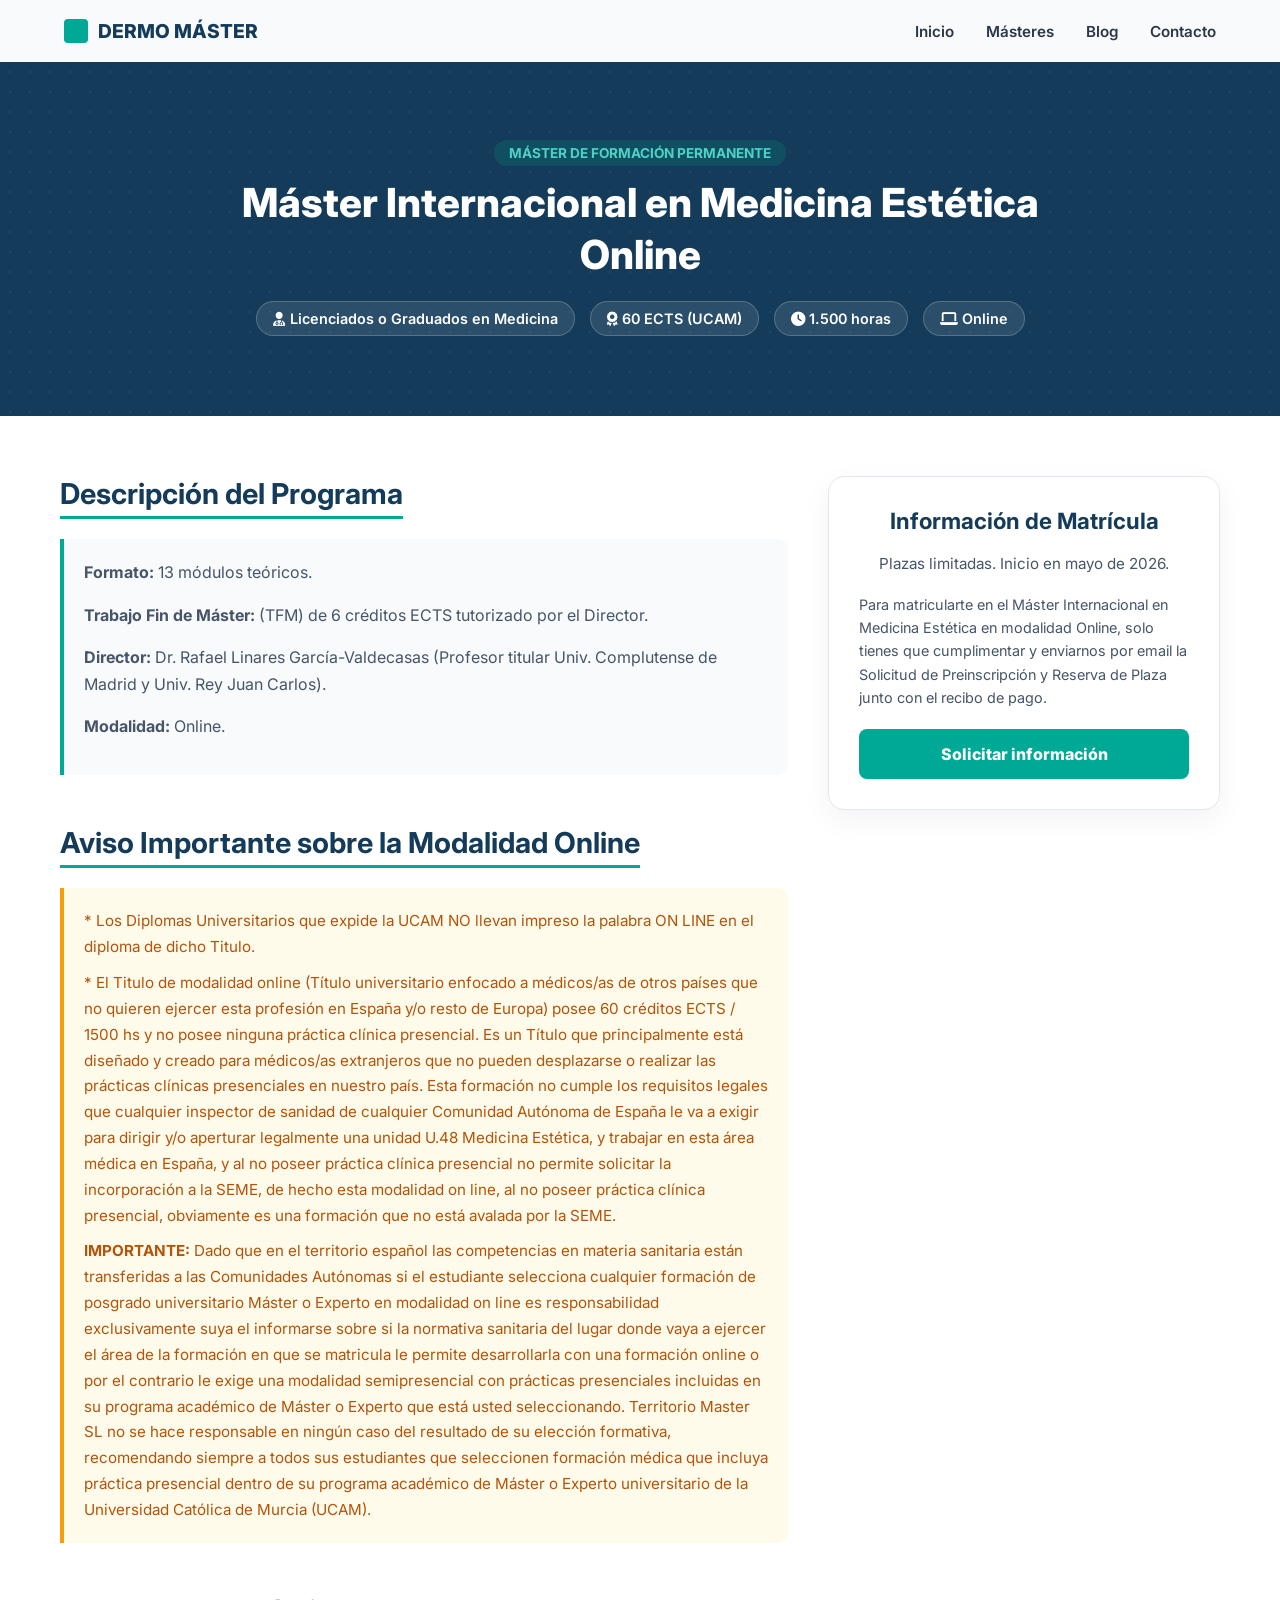
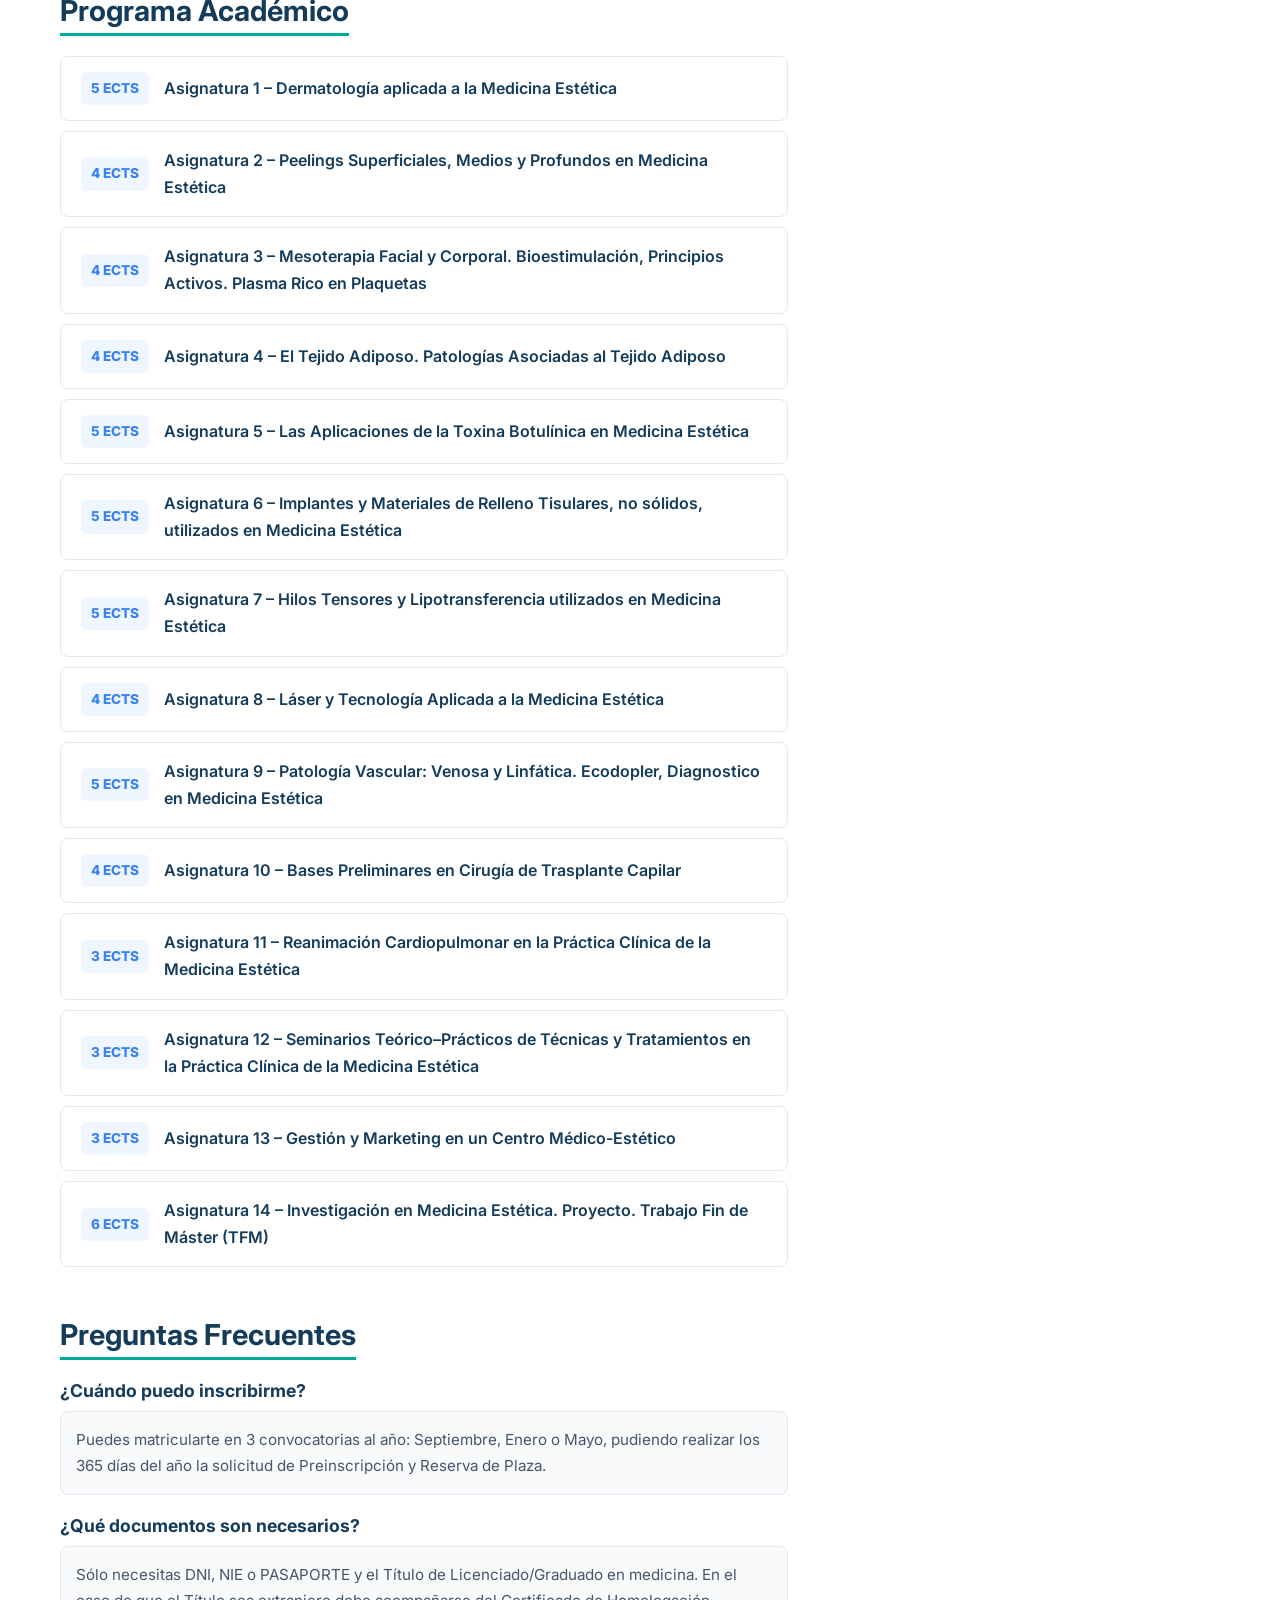
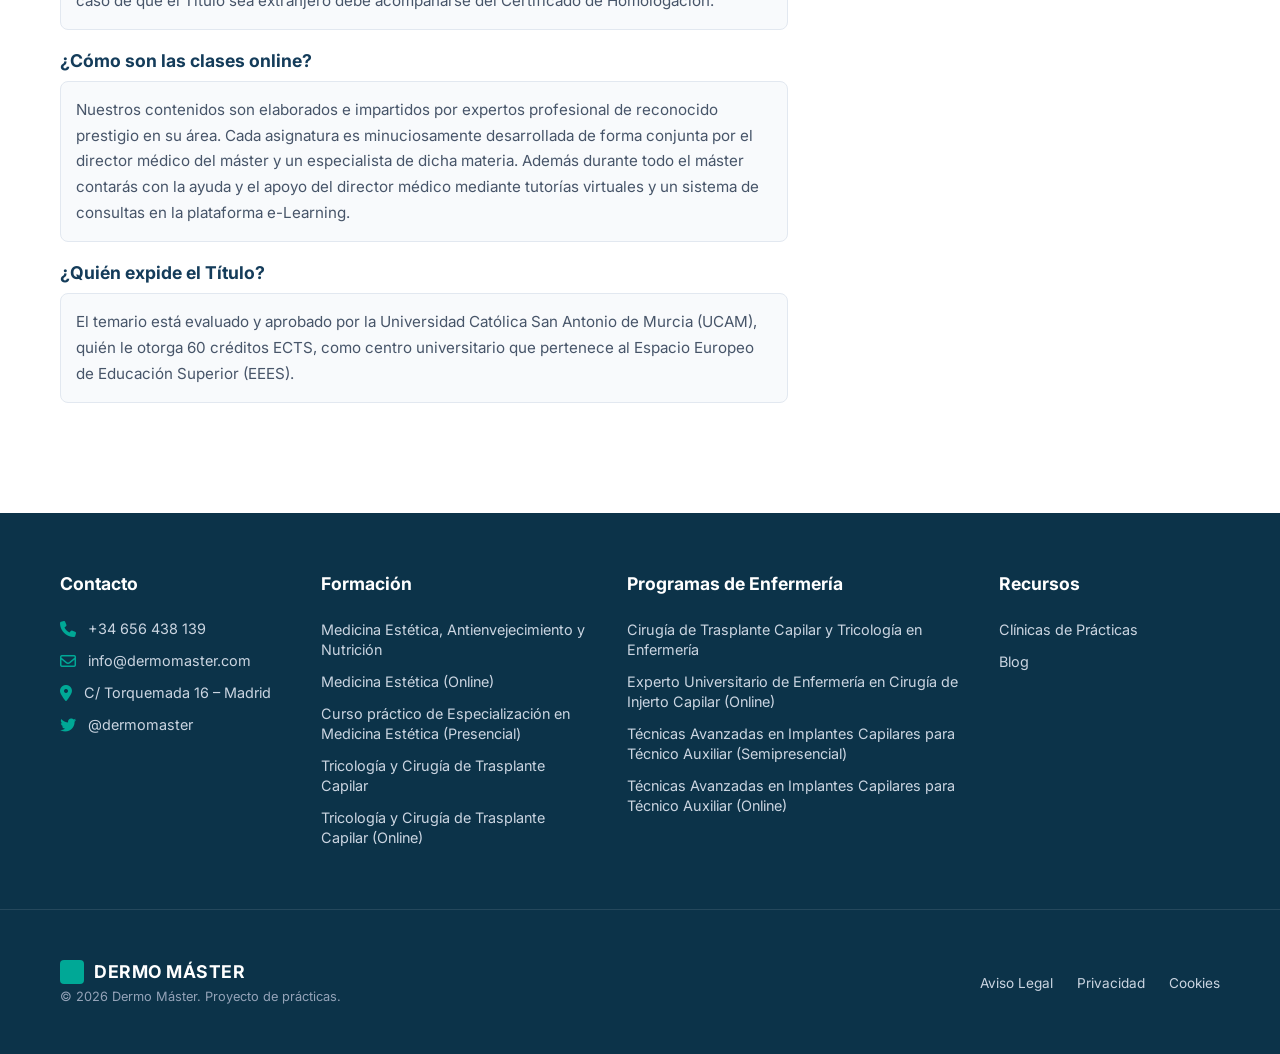
<file: master-estetica.html>
<!DOCTYPE html>
<html lang="es">
<head>
    <meta charset="UTF-8">
    <meta name="viewport" content="width=device-width, initial-scale=1.0">
    <title>Máster en Medicina Estética Online - Dermo Máster</title>
    <link rel="stylesheet" href="css/styles.css">
    <link href="https://fonts.googleapis.com/css2?family=Inter:wght@400;600;800&display=swap" rel="stylesheet">
    <link rel="stylesheet" href="https://cdnjs.cloudflare.com/ajax/libs/font-awesome/6.5.1/css/all.min.css">
    
    <style>
        .master-detail-hero {
            background-color: var(--dark-blue, #143c5a);
            color: #ffffff;
            padding: 80px 20px;
            text-align: center;
            background-image: radial-gradient(rgba(255,255,255,0.05) 1px, transparent 1px);
            background-size: 20px 20px;
        }
        .master-detail-hero h1 {
            font-size: 2.5rem;
            font-weight: 800;
            max-width: 900px;
            margin: 15px auto;
            line-height: 1.3;
        }
        .badges-wrap {
            display: flex;
            justify-content: center;
            gap: 15px;
            flex-wrap: wrap;
            margin-top: 20px;
        }
        .badge-info {
            background: rgba(255,255,255,0.1);
            border: 1px solid rgba(255,255,255,0.2);
            padding: 8px 16px;
            border-radius: 20px;
            font-size: 0.9rem;
            font-weight: 600;
        }
        
        .master-layout {
            display: grid;
            grid-template-columns: 1.3fr 0.7fr;
            gap: 40px;
            padding: 60px 20px;
            max-width: 1200px;
            margin: 0 auto;
            align-items: start;
        }

        .section-block {
            margin-bottom: 50px;
        }
        .section-block h2 {
            color: var(--dark-blue, #143c5a);
            font-size: 1.8rem;
            margin-bottom: 20px;
            border-bottom: 3px solid var(--primary-teal, #009982);
            display: inline-block;
            padding-bottom: 5px;
        }
        .section-block p, .section-block li {
            color: #475569;
            line-height: 1.7;
            font-size: 1rem;
            margin-bottom: 15px;
        }
        
        .highlight-box {
            background-color: #f8fafc;
            border-left: 4px solid var(--primary-teal, #009982);
            padding: 20px;
            border-radius: 0 10px 10px 0;
            margin-bottom: 20px;
        }

        .important-note {
            background-color: #fffbeb;
            border-left: 4px solid #f59e0b;
            padding: 20px;
            border-radius: 0 10px 10px 0;
            margin-bottom: 20px;
        }

        .important-note p {
            color: #b45309;
            font-size: 0.95rem;
            margin-bottom: 10px;
        }
        .important-note p:last-child {
            margin-bottom: 0;
        }
        .important-note strong {
            font-weight: 700;
        }

        .syllabus-list {
            list-style: none;
            padding: 0;
        }
        .syllabus-list li {
            background: #ffffff;
            border: 1px solid #e2e8f0;
            margin-bottom: 10px;
            padding: 15px 20px;
            border-radius: 8px;
            font-weight: 600;
            color: var(--dark-blue, #143c5a);
            display: flex;
            align-items: center;
            gap: 15px;
        }
        .syllabus-list li span {
            background: #eff6ff;
            color: #3b82f6;
            padding: 5px 10px;
            border-radius: 6px;
            font-size: 0.85rem;
            font-weight: 800;
            white-space: nowrap;
        }

        .faq-item {
            margin-bottom: 20px;
        }
        .faq-item h4 {
            color: var(--dark-blue, #143c5a);
            font-size: 1.1rem;
            margin-bottom: 10px;
        }
        .faq-item p {
            font-size: 0.95rem;
            background: #f8fafc;
            padding: 15px;
            border-radius: 8px;
            border: 1px solid #e2e8f0;
        }

        .sidebar-pricing {
            position: sticky;
            top: 20px;
            background: #ffffff;
            border: 1px solid #e2e8f0;
            border-radius: 16px;
            padding: 30px;
            box-shadow: 0 10px 30px rgba(0,0,0,0.05);
        }
        .sidebar-pricing h3 {
            color: var(--dark-blue, #143c5a);
            font-size: 1.4rem;
            margin-bottom: 20px;
            text-align: center;
        }
        
        .sidebar-btn {
            display: block;
            background: var(--primary-teal, #009982);
            color: #fff;
            text-align: center;
            padding: 15px;
            border-radius: 8px;
            font-weight: 800;
            text-decoration: none;
            margin-top: 20px;
            transition: background 0.3s;
        }
        .sidebar-btn:hover {
            background: #007a68;
        }

        @media (max-width: 968px) {
            .master-layout {
                grid-template-columns: 1fr;
            }
            .sidebar-pricing {
                position: static;
            }
            .syllabus-list li {
                flex-direction: column;
                align-items: flex-start;
                gap: 5px;
            }
        }
    </style>
</head>
<body>

    <header class="navbar">
        <div class="logo">
            <div class="logo-icon"></div>
            <a href="index.html" class="logo-text-link" style="text-decoration: none; color: inherit;">
            <span>DERMO MÁSTER</span>
            </a>
        </div>
        <nav>
            <ul>
                <li><a href="index.html">Inicio</a></li>
                <li><a href="servicios.html">Másteres</a></li>
                <li><a href="blog.html">Blog</a></li>
                <li><a href="contacto.html">Contacto</a></li>
            </ul>
        </nav>
    </header>

    <section class="master-detail-hero">
        <div class="container">
            <span style="background: rgba(0, 153, 130, 0.2); color: #4fd1c5; padding: 5px 15px; border-radius: 20px; font-weight: bold; font-size: 0.85rem;">MÁSTER DE FORMACIÓN PERMANENTE</span>
            <h1>Máster Internacional en Medicina Estética Online</h1>
            <div class="badges-wrap">
                <div class="badge-info"><i class="fa-solid fa-user-doctor"></i> Licenciados o Graduados en Medicina</div>
                <div class="badge-info"><i class="fa-solid fa-award"></i> 60 ECTS (UCAM)</div>
                <div class="badge-info"><i class="fa-solid fa-clock"></i> 1.500 horas</div>
                <div class="badge-info"><i class="fa-solid fa-laptop"></i> Online</div>
            </div>
        </div>
    </section>

    <main class="master-layout">
        
        <div class="content-left">
            
            <div class="section-block">
                <h2>Descripción del Programa</h2>
                <div class="highlight-box">
                    <p><strong>Formato:</strong> 13 módulos teóricos.</p>
                    <p><strong>Trabajo Fin de Máster:</strong> (TFM) de 6 créditos ECTS tutorizado por el Director.</p>
                    <p><strong>Director:</strong> Dr. Rafael Linares García-Valdecasas (Profesor titular Univ. Complutense de Madrid y Univ. Rey Juan Carlos).</p>
                    <p><strong>Modalidad:</strong> Online.</p>
                </div>
            </div>

            <div class="section-block">
                <h2>Aviso Importante sobre la Modalidad Online</h2>
                <div class="important-note">
                    <p>* Los Diplomas Universitarios que expide la UCAM NO llevan impreso la palabra ON LINE en el diploma de dicho Titulo.</p>
                    <p>* El Titulo de modalidad online (Título universitario enfocado a médicos/as de otros países que no quieren ejercer esta profesión en España y/o resto de Europa) posee 60 créditos ECTS / 1500 hs y no posee ninguna práctica clínica presencial. Es un Título que principalmente está diseñado y creado para médicos/as extranjeros que no pueden desplazarse o realizar las prácticas clínicas presenciales en nuestro país. Esta formación no cumple los requisitos legales que cualquier inspector de sanidad de cualquier Comunidad Autónoma de España le va a exigir para dirigir y/o aperturar legalmente una unidad U.48 Medicina Estética, y trabajar en esta área médica en España, y al no poseer práctica clínica presencial no permite solicitar la incorporación a la SEME, de hecho esta modalidad on line, al no poseer práctica clínica presencial, obviamente es una formación que no está avalada por la SEME.</p>
                    <p><strong>IMPORTANTE:</strong> Dado que en el territorio español las competencias en materia sanitaria están transferidas a las Comunidades Autónomas si el estudiante selecciona cualquier formación de posgrado universitario Máster o Experto en modalidad on line es responsabilidad exclusivamente suya el informarse sobre si la normativa sanitaria del lugar donde vaya a ejercer el área de la formación en que se matricula le permite desarrollarla con una formación online o por el contrario le exige una modalidad semipresencial con prácticas presenciales incluidas en su programa académico de Máster o Experto que está usted seleccionando. Territorio Master SL no se hace responsable en ningún caso del resultado de su elección formativa, recomendando siempre a todos sus estudiantes que seleccionen formación médica que incluya práctica presencial dentro de su programa académico de Máster o Experto universitario de la Universidad Católica de Murcia (UCAM).</p>
                </div>
            </div>

            <div class="section-block">
                <h2>Programa Académico</h2>
                <ul class="syllabus-list">
                    <li><span>5 ECTS</span> Asignatura 1 – Dermatología aplicada a la Medicina Estética</li>
                    <li><span>4 ECTS</span> Asignatura 2 – Peelings Superficiales, Medios y Profundos en Medicina Estética</li>
                    <li><span>4 ECTS</span> Asignatura 3 – Mesoterapia Facial y Corporal. Bioestimulación, Principios Activos. Plasma Rico en Plaquetas</li>
                    <li><span>4 ECTS</span> Asignatura 4 – El Tejido Adiposo. Patologías Asociadas al Tejido Adiposo</li>
                    <li><span>5 ECTS</span> Asignatura 5 – Las Aplicaciones de la Toxina Botulínica en Medicina Estética</li>
                    <li><span>5 ECTS</span> Asignatura 6 – Implantes y Materiales de Relleno Tisulares, no sólidos, utilizados en Medicina Estética</li>
                    <li><span>5 ECTS</span> Asignatura 7 – Hilos Tensores y Lipotransferencia utilizados en Medicina Estética</li>
                    <li><span>4 ECTS</span> Asignatura 8 – Láser y Tecnología Aplicada a la Medicina Estética</li>
                    <li><span>5 ECTS</span> Asignatura 9 – Patología Vascular: Venosa y Linfática. Ecodopler, Diagnostico en Medicina Estética</li>
                    <li><span>4 ECTS</span> Asignatura 10 – Bases Preliminares en Cirugía de Trasplante Capilar</li>
                    <li><span>3 ECTS</span> Asignatura 11 – Reanimación Cardiopulmonar en la Práctica Clínica de la Medicina Estética</li>
                    <li><span>3 ECTS</span> Asignatura 12 – Seminarios Teórico–Prácticos de Técnicas y Tratamientos en la Práctica Clínica de la Medicina Estética</li>
                    <li><span>3 ECTS</span> Asignatura 13 – Gestión y Marketing en un Centro Médico-Estético</li>
                    <li><span>6 ECTS</span> Asignatura 14 – Investigación en Medicina Estética. Proyecto. Trabajo Fin de Máster (TFM)</li>
                </ul>
            </div>

            <div class="section-block">
                <h2>Preguntas Frecuentes</h2>
                <div class="faq-item">
                    <h4>¿Cuándo puedo inscribirme?</h4>
                    <p>Puedes matricularte en 3 convocatorias al año: Septiembre, Enero o Mayo, pudiendo realizar los 365 días del año la solicitud de Preinscripción y Reserva de Plaza.</p>
                </div>
                <div class="faq-item">
                    <h4>¿Qué documentos son necesarios?</h4>
                    <p>Sólo necesitas DNI, NIE o PASAPORTE y el Título de Licenciado/Graduado en medicina. En el caso de que el Título sea extranjero debe acompañarse del Certificado de Homologación.</p>
                </div>
                <div class="faq-item">
                    <h4>¿Cómo son las clases online?</h4>
                    <p>Nuestros contenidos son elaborados e impartidos por expertos profesional de reconocido prestigio en su área. Cada asignatura es minuciosamente desarrollada de forma conjunta por el director médico del máster y un especialista de dicha materia. Además durante todo el máster contarás con la ayuda y el apoyo del director médico mediante tutorías virtuales y un sistema de consultas en la plataforma e-Learning.</p>
                </div>
                <div class="faq-item">
                    <h4>¿Quién expide el Título?</h4>
                    <p>El temario está evaluado y aprobado por la Universidad Católica San Antonio de Murcia (UCAM), quién le otorga 60 créditos ECTS, como centro universitario que pertenece al Espacio Europeo de Educación Superior (EEES).</p>
                </div>
            </div>

        </div>

        <div class="content-right">
            <div class="sidebar-pricing">
                <h3>Información de Matrícula</h3>
                <p style="font-size: 0.95rem; color: #475569; text-align: center; margin-bottom: 20px;">Plazas limitadas. Inicio en mayo de 2026.</p>
                
                <p style="font-size: 0.9rem; color: #475569; line-height: 1.6; margin-bottom: 20px;">Para matricularte en el Máster Internacional en Medicina Estética en modalidad Online, solo tienes que cumplimentar y enviarnos por email la Solicitud de Preinscripción y Reserva de Plaza junto con el recibo de pago.</p>
                
                <a href="contacto.html" class="sidebar-btn">Solicitar información</a>
            </div>
        </div>

    </main>

    <footer class="site-footer">
    <div class="footer-container">
        
        <div class="footer-column">
            <h3>Contacto</h3>
            <ul class="contact-list">
                <li><span class="footer-icon"><i class="fa-solid fa-phone"></i></span> +34 656 438 139</li>
                <li><span class="footer-icon"><i class="fa-regular fa-envelope"></i></span> info@dermomaster.com</li>
                <li><span class="footer-icon"><i class="fa-solid fa-location-dot"></i></span> C/ Torquemada 16 – Madrid</li>
                <li><span class="footer-icon"><i class="fa-brands fa-twitter"></i></span> @dermomaster</li>
            </ul>
        </div>

        <div class="footer-column">
            <h3>Formación</h3>
            <ul>
                <li><a href="#">Medicina Estética, Antienvejecimiento y Nutrición</a></li>
                <li><a href="#">Medicina Estética (Online)</a></li>
                <li><a href="#">Curso práctico de Especialización en Medicina Estética (Presencial)</a></li>
                <li><a href="#">Tricología y Cirugía de Trasplante Capilar</a></li>
                <li><a href="#">Tricología y Cirugía de Trasplante Capilar (Online)</a></li>
            </ul>
        </div>

        <div class="footer-column">
            <h3>Programas de Enfermería</h3>
            <ul>
                <li><a href="#">Cirugía de Trasplante Capilar y Tricología en Enfermería</a></li>
                <li><a href="#">Experto Universitario de Enfermería en Cirugía de Injerto Capilar (Online)</a></li>
                <li><a href="#">Técnicas Avanzadas en Implantes Capilares para Técnico Auxiliar (Semipresencial)</a></li>
                <li><a href="#">Técnicas Avanzadas en Implantes Capilares para Técnico Auxiliar (Online)</a></li>
            </ul>
        </div>

        <div class="footer-column">
            <h3>Recursos</h3>
            <ul>
                <li><a href="#">Clínicas de Prácticas</a></li>
                <li><a href="blog.html">Blog</a></li>
            </ul>
        </div>

    </div>

    <div class="footer-bottom">
        <div class="footer-bottom-container">
            <div class="footer-brand">
                <div class="brand-logo">
                    <div class="logo-icon"></div>
                    <strong>DERMO MÁSTER</strong>
                </div>
                <p>© 2026 Dermo Máster. Proyecto de prácticas.</p>
            </div>
            
            <div class="footer-legal">
                <a href="#">Aviso Legal</a>
                <a href="#">Privacidad</a>
                <a href="#">Cookies</a>
            </div>
        </div>
    </div>
</footer>


</body>
</html>
</file>
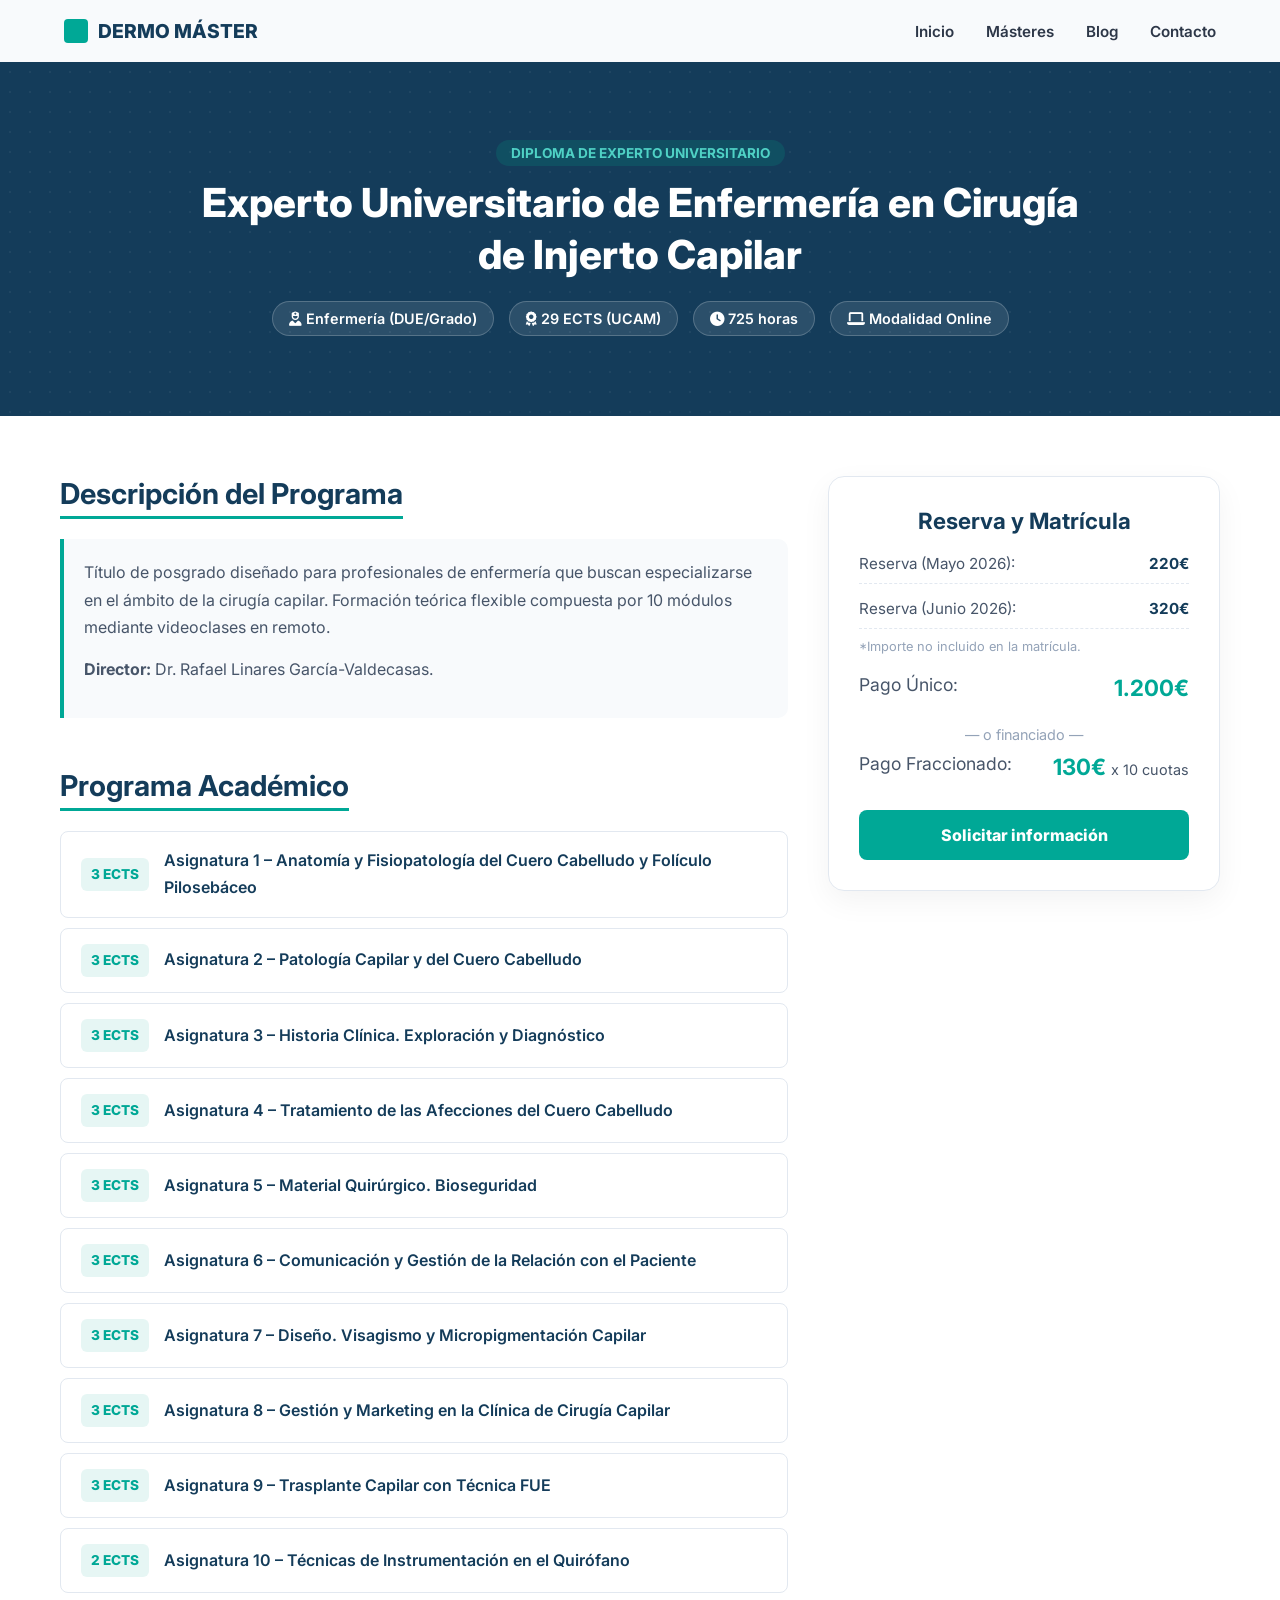
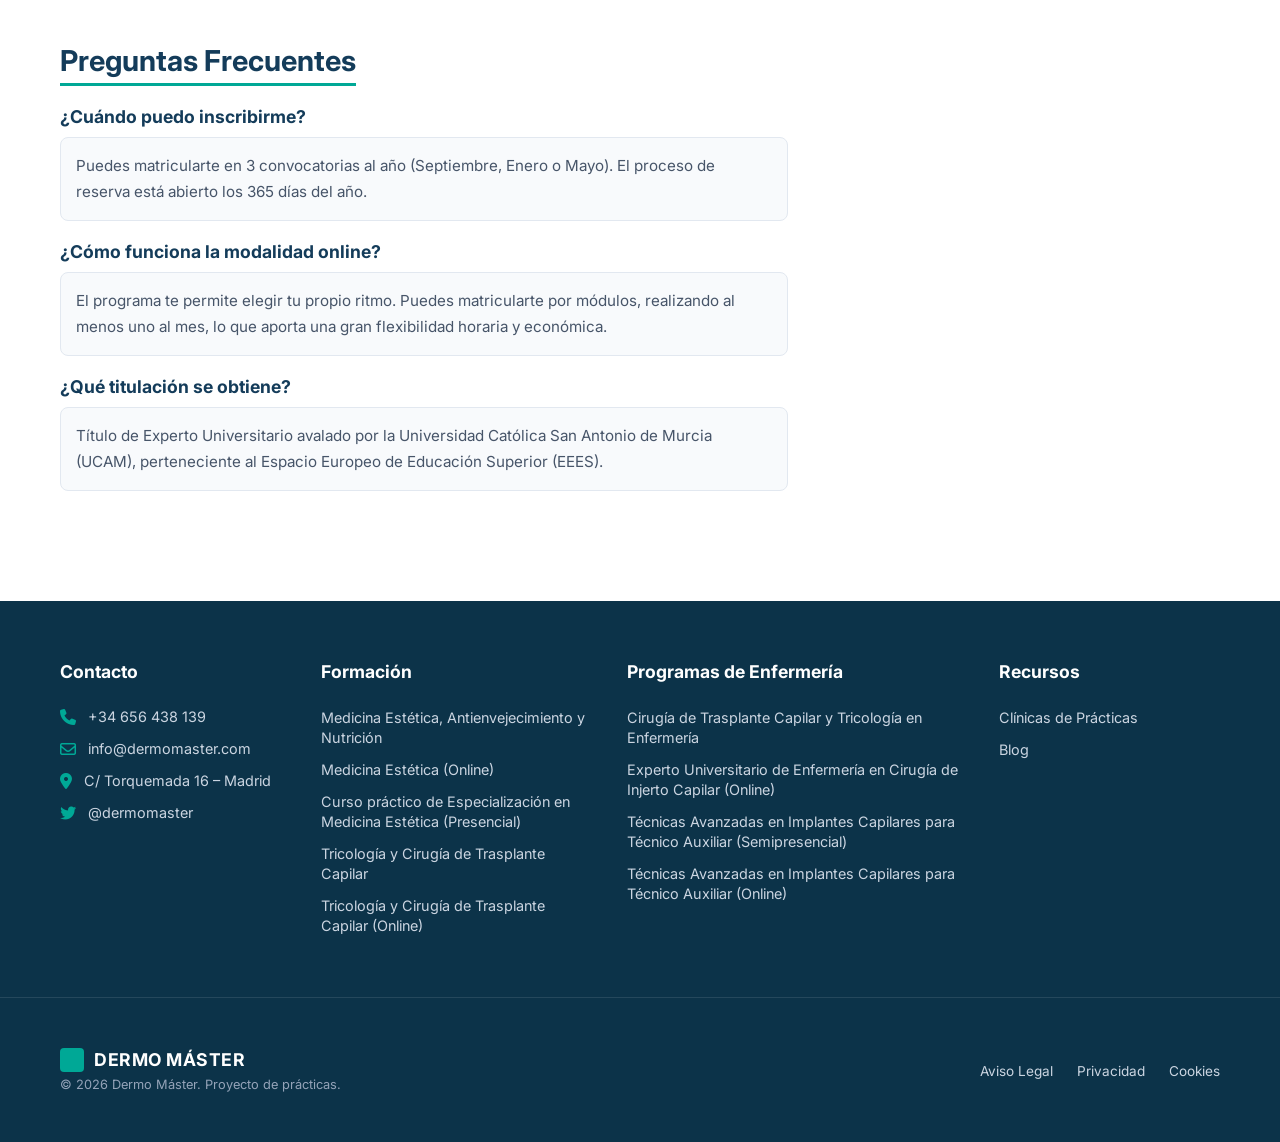
<file: master-injertoCapilar.html>
<!DOCTYPE html>
<html lang="es">
<head>
    <meta charset="UTF-8">
    <meta name="viewport" content="width=device-width, initial-scale=1.0">
    <title>Experto en Enfermería en Cirugía de Injerto Capilar - Dermo Máster</title>
    <link rel="stylesheet" href="css/styles.css">
    <link href="https://fonts.googleapis.com/css2?family=Inter:wght@400;600;800&display=swap" rel="stylesheet">
    <link rel="stylesheet" href="https://cdnjs.cloudflare.com/ajax/libs/font-awesome/6.5.1/css/all.min.css">
    
    <style>
        /* Estilos sincronizados con master-tricologia.html */
        .master-detail-hero {
            background-color: var(--dark-blue, #143c5a);
            color: #ffffff;
            padding: 80px 20px;
            text-align: center;
            background-image: radial-gradient(rgba(255,255,255,0.05) 1px, transparent 1px);
            background-size: 20px 20px;
        }
        .master-detail-hero h1 {
            font-size: 2.5rem;
            font-weight: 800;
            max-width: 900px;
            margin: 15px auto;
            line-height: 1.3;
        }
        .badges-wrap {
            display: flex;
            justify-content: center;
            gap: 15px;
            flex-wrap: wrap;
            margin-top: 20px;
        }
        .badge-info {
            background: rgba(255,255,255,0.1);
            border: 1px solid rgba(255,255,255,0.2);
            padding: 8px 16px;
            border-radius: 20px;
            font-size: 0.9rem;
            font-weight: 600;
        }
        
        .master-layout {
            display: grid;
            grid-template-columns: 1.3fr 0.7fr;
            gap: 40px;
            padding: 60px 20px;
            max-width: 1200px;
            margin: 0 auto;
            align-items: start;
        }

        .section-block { margin-bottom: 50px; }
        .section-block h2 {
            color: var(--dark-blue, #143c5a);
            font-size: 1.8rem;
            margin-bottom: 20px;
            border-bottom: 3px solid var(--primary-teal, #009982);
            display: inline-block;
            padding-bottom: 5px;
        }
        .section-block p, .section-block li { color: #475569; line-height: 1.7; font-size: 1rem; margin-bottom: 15px; }
        
        .highlight-box {
            background-color: #f8fafc;
            border-left: 4px solid var(--primary-teal, #009982);
            padding: 20px;
            border-radius: 0 10px 10px 0;
            margin-bottom: 20px;
        }

        .syllabus-list { list-style: none; padding: 0; }
        .syllabus-list li {
            background: #ffffff;
            border: 1px solid #e2e8f0;
            margin-bottom: 10px;
            padding: 15px 20px;
            border-radius: 8px;
            font-weight: 600;
            color: var(--dark-blue, #143c5a);
            display: flex;
            align-items: center;
            gap: 15px;
        }
        .syllabus-list li span {
            background: #e6f6f4;
            color: var(--primary-teal, #009982);
            padding: 5px 10px;
            border-radius: 6px;
            font-size: 0.85rem;
            font-weight: 800;
            white-space: nowrap;
        }

        .faq-item { margin-bottom: 20px; }
        .faq-item h4 { color: var(--dark-blue, #143c5a); font-size: 1.1rem; margin-bottom: 10px; }
        .faq-item p { font-size: 0.95rem; background: #f8fafc; padding: 15px; border-radius: 8px; border: 1px solid #e2e8f0; }

        .sidebar-pricing {
            position: sticky;
            top: 20px;
            background: #ffffff;
            border: 1px solid #e2e8f0;
            border-radius: 16px;
            padding: 30px;
            box-shadow: 0 10px 30px rgba(0,0,0,0.05);
        }
        .sidebar-pricing h3 { color: var(--dark-blue, #143c5a); font-size: 1.4rem; margin-bottom: 20px; text-align: center; }
        .price-row {
            display: flex;
            justify-content: space-between;
            margin-bottom: 15px;
            border-bottom: 1px dashed #e2e8f0;
            padding-bottom: 10px;
            font-size: 0.95rem;
            color: #475569;
        }
        .price-row strong { color: var(--dark-blue, #143c5a); }
        .price-row.total { font-size: 1.1rem; border-bottom: none; margin-top: 15px; }
        .price-row.total strong { color: var(--primary-teal, #009982); font-size: 1.4rem; }
        
        .sidebar-btn {
            display: block;
            background: var(--primary-teal, #009982);
            color: #fff;
            text-align: center;
            padding: 15px;
            border-radius: 8px;
            font-weight: 800;
            text-decoration: none;
            margin-top: 20px;
            transition: background 0.3s;
        }
        .sidebar-btn:hover { background: #007a68; }

        @media (max-width: 968px) {
            .master-layout { grid-template-columns: 1fr; }
            .sidebar-pricing { position: static; }
        }
    </style>
</head>
<body>

    <header class="navbar">
        <div class="logo">
            <div class="logo-icon"></div>
            <a href="index.html" class="logo-text-link" style="text-decoration: none; color: inherit;">
            <span>DERMO MÁSTER</span>
            </a>
        </div>
        <nav>
            <ul>
                <li><a href="index.html">Inicio</a></li>
                <li><a href="servicios.html">Másteres</a></li>
                <li><a href="blog.html">Blog</a></li>
                <li><a href="contacto.html">Contacto</a></li>
            </ul>
        </nav>
    </header>

    <section class="master-detail-hero">
        <div class="container">
            <span style="background: rgba(0, 153, 130, 0.2); color: #4fd1c5; padding: 5px 15px; border-radius: 20px; font-weight: bold; font-size: 0.85rem;">DIPLOMA DE EXPERTO UNIVERSITARIO</span>
            <h1>Experto Universitario de Enfermería en Cirugía de Injerto Capilar</h1>
            <div class="badges-wrap">
                <div class="badge-info"><i class="fa-solid fa-user-nurse"></i> Enfermería (DUE/Grado)</div>
                <div class="badge-info"><i class="fa-solid fa-award"></i> 29 ECTS (UCAM)</div>
                <div class="badge-info"><i class="fa-solid fa-clock"></i> 725 horas</div>
                <div class="badge-info"><i class="fa-solid fa-laptop"></i> Modalidad Online</div>
            </div>
        </div>
    </section>

    <main class="master-layout">
        
        <div class="content-left">
            
            <div class="section-block">
                <h2>Descripción del Programa</h2>
                <div class="highlight-box">
                    <p>Título de posgrado diseñado para profesionales de enfermería que buscan especializarse en el ámbito de la cirugía capilar. Formación teórica flexible compuesta por 10 módulos mediante videoclases en remoto.</p>
                    <p><strong>Director:</strong> Dr. Rafael Linares García-Valdecasas.</p>
                </div>
            </div>

            <div class="section-block">
                <h2>Programa Académico</h2>
                <ul class="syllabus-list">
                    <li><span>3 ECTS</span> Asignatura 1 – Anatomía y Fisiopatología del Cuero Cabelludo y Folículo Pilosebáceo</li>
                    <li><span>3 ECTS</span> Asignatura 2 – Patología Capilar y del Cuero Cabelludo</li>
                    <li><span>3 ECTS</span> Asignatura 3 – Historia Clínica. Exploración y Diagnóstico</li>
                    <li><span>3 ECTS</span> Asignatura 4 – Tratamiento de las Afecciones del Cuero Cabelludo</li>
                    <li><span>3 ECTS</span> Asignatura 5 – Material Quirúrgico. Bioseguridad</li>
                    <li><span>3 ECTS</span> Asignatura 6 – Comunicación y Gestión de la Relación con el Paciente</li>
                    <li><span>3 ECTS</span> Asignatura 7 – Diseño. Visagismo y Micropigmentación Capilar</li>
                    <li><span>3 ECTS</span> Asignatura 8 – Gestión y Marketing en la Clínica de Cirugía Capilar</li>
                    <li><span>3 ECTS</span> Asignatura 9 – Trasplante Capilar con Técnica FUE</li>
                    <li><span>2 ECTS</span> Asignatura 10 – Técnicas de Instrumentación en el Quirófano</li>
                </ul>
            </div>

            <div class="section-block">
                <h2>Preguntas Frecuentes</h2>
                <div class="faq-item">
                    <h4>¿Cuándo puedo inscribirme?</h4>
                    <p>Puedes matricularte en 3 convocatorias al año (Septiembre, Enero o Mayo). El proceso de reserva está abierto los 365 días del año.</p>
                </div>
                <div class="faq-item">
                    <h4>¿Cómo funciona la modalidad online?</h4>
                    <p>El programa te permite elegir tu propio ritmo. Puedes matricularte por módulos, realizando al menos uno al mes, lo que aporta una gran flexibilidad horaria y económica.</p>
                </div>
                <div class="faq-item">
                    <h4>¿Qué titulación se obtiene?</h4>
                    <p>Título de Experto Universitario avalado por la Universidad Católica San Antonio de Murcia (UCAM), perteneciente al Espacio Europeo de Educación Superior (EEES).</p>
                </div>
            </div>
        </div>

        <div class="content-right">
            <div class="sidebar-pricing">
                <h3>Reserva y Matrícula</h3>
                
                <div class="price-row">
                    <span>Reserva (Mayo 2026):</span>
                    <strong>220€</strong>
                </div>
                <div class="price-row">
                    <span>Reserva (Junio 2026):</span>
                    <strong>320€</strong>
                </div>
                
                <p style="font-size: 0.8rem; color: #94a3b8; margin-bottom: 20px; margin-top: -5px;">*Importe no incluido en la matrícula.</p>

                <div class="price-row total">
                    <span>Pago Único:</span>
                    <strong>1.200€</strong>
                </div>
                
                <div style="text-align: center; margin: 10px 0; color: #94a3b8; font-size: 0.9rem;">— o financiado —</div>

                <div class="price-row total" style="margin-top: 0;">
                    <span>Pago Fraccionado:</span>
                    <strong>130€ <span style="font-size: 0.9rem; font-weight: normal; color: #475569;">x 10 cuotas</span></strong>
                </div>

                <a href="contacto.html" class="sidebar-btn">Solicitar información</a>
            </div>
        </div>

    </main>

    <footer class="site-footer">
    <div class="footer-container">
        
        <div class="footer-column">
            <h3>Contacto</h3>
            <ul class="contact-list">
                <li><span class="footer-icon"><i class="fa-solid fa-phone"></i></span> +34 656 438 139</li>
                <li><span class="footer-icon"><i class="fa-regular fa-envelope"></i></span> info@dermomaster.com</li>
                <li><span class="footer-icon"><i class="fa-solid fa-location-dot"></i></span> C/ Torquemada 16 – Madrid</li>
                <li><span class="footer-icon"><i class="fa-brands fa-twitter"></i></span> @dermomaster</li>
            </ul>
        </div>

        <div class="footer-column">
            <h3>Formación</h3>
            <ul>
                <li><a href="#">Medicina Estética, Antienvejecimiento y Nutrición</a></li>
                <li><a href="#">Medicina Estética (Online)</a></li>
                <li><a href="#">Curso práctico de Especialización en Medicina Estética (Presencial)</a></li>
                <li><a href="#">Tricología y Cirugía de Trasplante Capilar</a></li>
                <li><a href="#">Tricología y Cirugía de Trasplante Capilar (Online)</a></li>
            </ul>
        </div>

        <div class="footer-column">
            <h3>Programas de Enfermería</h3>
            <ul>
                <li><a href="#">Cirugía de Trasplante Capilar y Tricología en Enfermería</a></li>
                <li><a href="#">Experto Universitario de Enfermería en Cirugía de Injerto Capilar (Online)</a></li>
                <li><a href="#">Técnicas Avanzadas en Implantes Capilares para Técnico Auxiliar (Semipresencial)</a></li>
                <li><a href="#">Técnicas Avanzadas en Implantes Capilares para Técnico Auxiliar (Online)</a></li>
            </ul>
        </div>

        <div class="footer-column">
            <h3>Recursos</h3>
            <ul>
                <li><a href="#">Clínicas de Prácticas</a></li>
                <li><a href="blog.html">Blog</a></li>
            </ul>
        </div>

    </div>

    <div class="footer-bottom">
        <div class="footer-bottom-container">
            <div class="footer-brand">
                <div class="brand-logo">
                    <div class="logo-icon"></div>
                    <strong>DERMO MÁSTER</strong>
                </div>
                <p>© 2026 Dermo Máster. Proyecto de prácticas.</p>
            </div>
            
            <div class="footer-legal">
                <a href="#">Aviso Legal</a>
                <a href="#">Privacidad</a>
                <a href="#">Cookies</a>
            </div>
        </div>
    </div>
</footer>

</body>
</html>
</file>
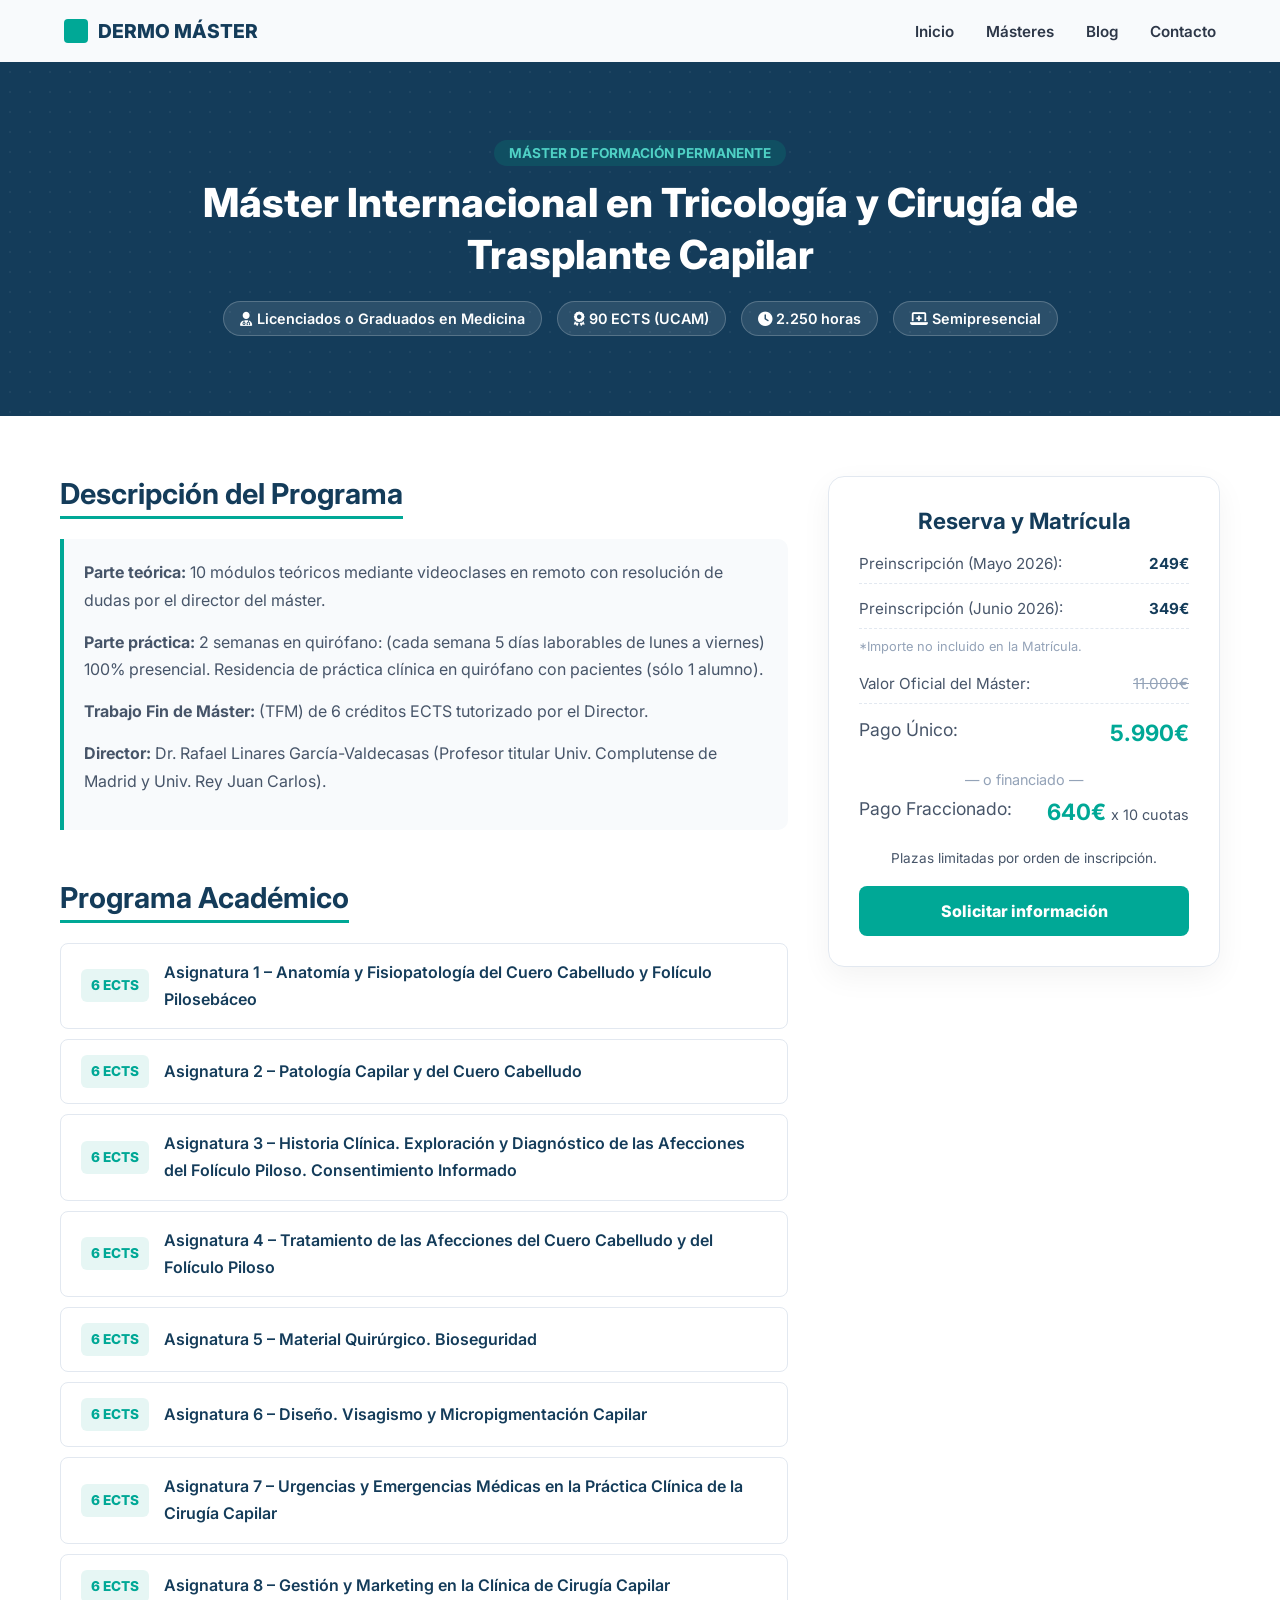
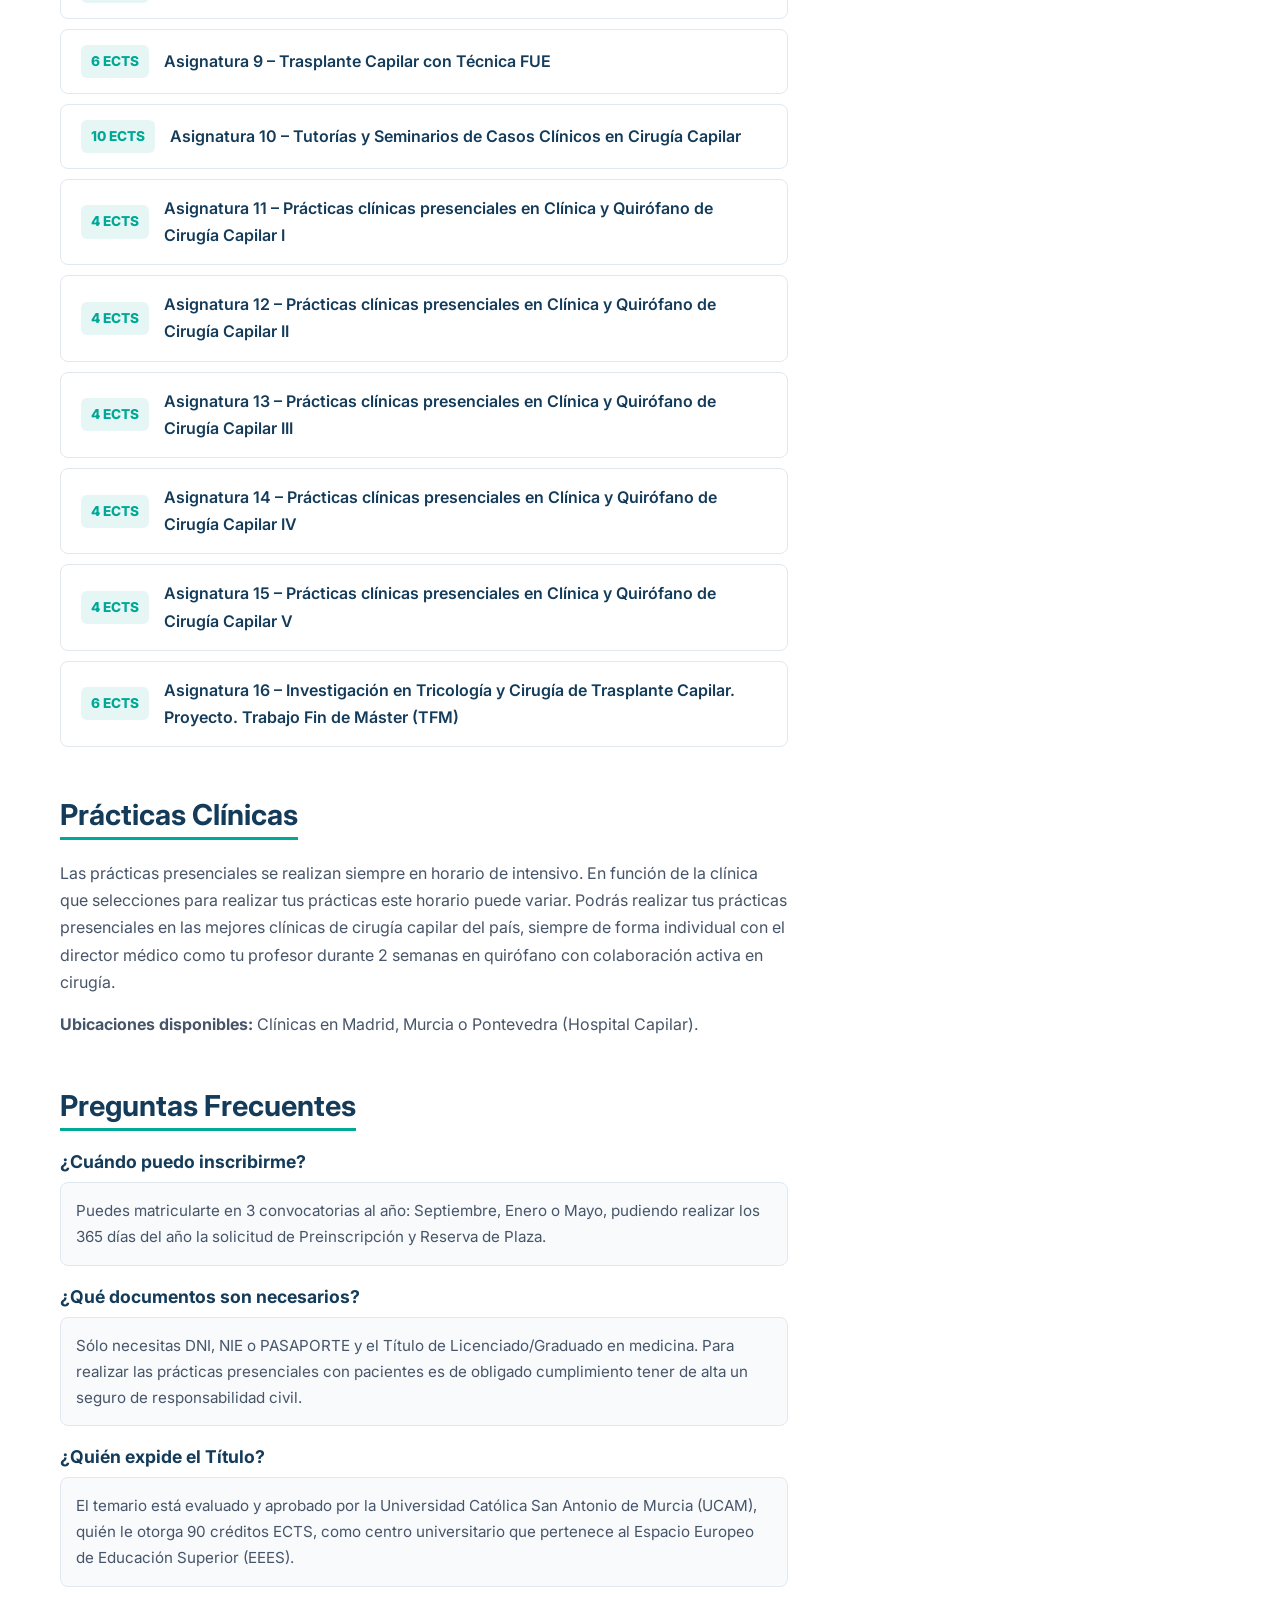
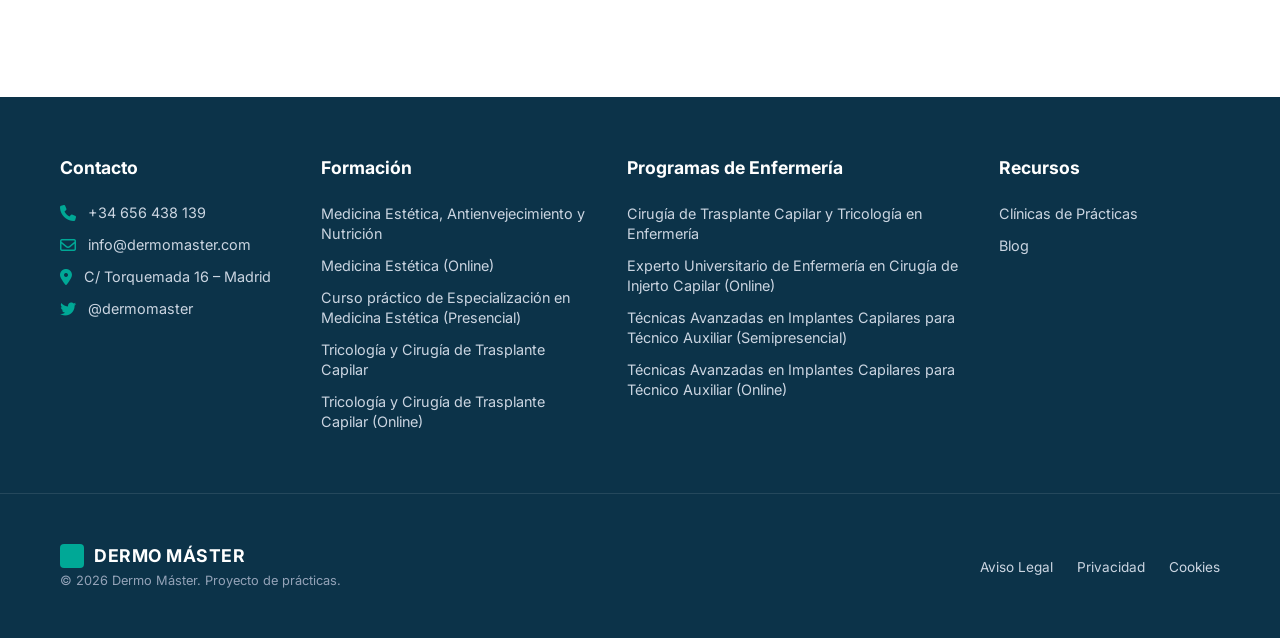
<file: master-tricologia.html>
<!DOCTYPE html>
<html lang="es">
<head>
    <meta charset="UTF-8">
    <meta name="viewport" content="width=device-width, initial-scale=1.0">
    <title>Máster Internacional en Tricología - Dermo Máster</title>
    <link rel="stylesheet" href="css/styles.css">
    <link href="https://fonts.googleapis.com/css2?family=Inter:wght@400;600;800&display=swap" rel="stylesheet">
    <link rel="stylesheet" href="https://cdnjs.cloudflare.com/ajax/libs/font-awesome/6.5.1/css/all.min.css">
    
    <style>
        /* Estilos específicos para la página del Máster (reutilizando tus variables de styles.css) */
        .master-detail-hero {
            background-color: var(--dark-blue, #143c5a);
            color: #ffffff;
            padding: 80px 20px;
            text-align: center;
            background-image: radial-gradient(rgba(255,255,255,0.05) 1px, transparent 1px);
            background-size: 20px 20px;
        }
        .master-detail-hero h1 {
            font-size: 2.5rem;
            font-weight: 800;
            max-width: 900px;
            margin: 15px auto;
            line-height: 1.3;
        }
        .badges-wrap {
            display: flex;
            justify-content: center;
            gap: 15px;
            flex-wrap: wrap;
            margin-top: 20px;
        }
        .badge-info {
            background: rgba(255,255,255,0.1);
            border: 1px solid rgba(255,255,255,0.2);
            padding: 8px 16px;
            border-radius: 20px;
            font-size: 0.9rem;
            font-weight: 600;
        }
        
        .master-layout {
            display: grid;
            grid-template-columns: 1.3fr 0.7fr;
            gap: 40px;
            padding: 60px 20px;
            max-width: 1200px;
            margin: 0 auto;
            align-items: start;
        }

        .section-block {
            margin-bottom: 50px;
        }
        .section-block h2 {
            color: var(--dark-blue, #143c5a);
            font-size: 1.8rem;
            margin-bottom: 20px;
            border-bottom: 3px solid var(--primary-teal, #009982);
            display: inline-block;
            padding-bottom: 5px;
        }
        .section-block p, .section-block li {
            color: #475569;
            line-height: 1.7;
            font-size: 1rem;
            margin-bottom: 15px;
        }
        
        .highlight-box {
            background-color: #f8fafc;
            border-left: 4px solid var(--primary-teal, #009982);
            padding: 20px;
            border-radius: 0 10px 10px 0;
            margin-bottom: 20px;
        }

        /* Lista de Asignaturas */
        .syllabus-list {
            list-style: none;
            padding: 0;
        }
        .syllabus-list li {
            background: #ffffff;
            border: 1px solid #e2e8f0;
            margin-bottom: 10px;
            padding: 15px 20px;
            border-radius: 8px;
            font-weight: 600;
            color: var(--dark-blue, #143c5a);
            display: flex;
            align-items: center;
            gap: 15px;
        }
        .syllabus-list li span {
            background: #e6f6f4;
            color: var(--primary-teal, #009982);
            padding: 5px 10px;
            border-radius: 6px;
            font-size: 0.85rem;
            font-weight: 800;
            white-space: nowrap;
        }

        /* Preguntas Frecuentes */
        .faq-item {
            margin-bottom: 20px;
        }
        .faq-item h4 {
            color: var(--dark-blue, #143c5a);
            font-size: 1.1rem;
            margin-bottom: 10px;
        }
        .faq-item p {
            font-size: 0.95rem;
            background: #f8fafc;
            padding: 15px;
            border-radius: 8px;
            border: 1px solid #e2e8f0;
        }

        /* Sidebar Precio y Matrícula */
        .sidebar-pricing {
            position: sticky;
            top: 20px;
            background: #ffffff;
            border: 1px solid #e2e8f0;
            border-radius: 16px;
            padding: 30px;
            box-shadow: 0 10px 30px rgba(0,0,0,0.05);
        }
        .sidebar-pricing h3 {
            color: var(--dark-blue, #143c5a);
            font-size: 1.4rem;
            margin-bottom: 20px;
            text-align: center;
        }
        .price-row {
            display: flex;
            justify-content: space-between;
            margin-bottom: 15px;
            border-bottom: 1px dashed #e2e8f0;
            padding-bottom: 10px;
            font-size: 0.95rem;
            color: #475569;
        }
        .price-row strong {
            color: var(--dark-blue, #143c5a);
        }
        .price-row.total {
            font-size: 1.1rem;
            border-bottom: none;
            margin-top: 15px;
        }
        .price-row.total strong {
            color: var(--primary-teal, #009982);
            font-size: 1.4rem;
        }
        .sidebar-btn {
            display: block;
            background: var(--primary-teal, #009982);
            color: #fff;
            text-align: center;
            padding: 15px;
            border-radius: 8px;
            font-weight: 800;
            text-decoration: none;
            margin-top: 20px;
            transition: background 0.3s;
        }
        .sidebar-btn:hover {
            background: #007a68;
        }

        @media (max-width: 968px) {
            .master-layout {
                grid-template-columns: 1fr;
            }
            .sidebar-pricing {
                position: static;
            }
            .syllabus-list li {
                flex-direction: column;
                align-items: flex-start;
                gap: 5px;
            }
        }
    </style>
</head>
<body>

    <header class="navbar">
        <div class="logo">
            <div class="logo-icon"></div>
            <a href="index.html" class="logo-text-link" style="text-decoration: none; color: inherit;">
            <span>DERMO MÁSTER</span>
            </a>
        </div>
        <nav>
            <ul>
                <li><a href="index.html">Inicio</a></li>
                <li><a href="servicios.html">Másteres</a></li>
                <li><a href="blog.html">Blog</a></li>
                <li><a href="contacto.html">Contacto</a></li>
            </ul>
        </nav>
    </header>

    <section class="master-detail-hero">
        <div class="container">
            <span style="background: rgba(0, 153, 130, 0.2); color: #4fd1c5; padding: 5px 15px; border-radius: 20px; font-weight: bold; font-size: 0.85rem;">MÁSTER DE FORMACIÓN PERMANENTE</span>
            <h1>Máster Internacional en Tricología y Cirugía de Trasplante Capilar</h1>
            <div class="badges-wrap">
                <div class="badge-info"><i class="fa-solid fa-user-doctor"></i> Licenciados o Graduados en Medicina</div>
                <div class="badge-info"><i class="fa-solid fa-award"></i> 90 ECTS (UCAM)</div>
                <div class="badge-info"><i class="fa-solid fa-clock"></i> 2.250 horas</div>
                <div class="badge-info"><i class="fa-solid fa-laptop-medical"></i> Semipresencial</div>
            </div>
        </div>
    </section>

    <main class="master-layout">
        
        <div class="content-left">
            
            <div class="section-block">
                <h2>Descripción del Programa</h2>
                <div class="highlight-box">
                    <p><strong>Parte teórica:</strong> 10 módulos teóricos mediante videoclases en remoto con resolución de dudas por el director del máster.</p>
                    <p><strong>Parte práctica:</strong> 2 semanas en quirófano: (cada semana 5 días laborables de lunes a viernes) 100% presencial. Residencia de práctica clínica en quirófano con pacientes (sólo 1 alumno).</p>
                    <p><strong>Trabajo Fin de Máster:</strong> (TFM) de 6 créditos ECTS tutorizado por el Director.</p>
                    <p><strong>Director:</strong> Dr. Rafael Linares García-Valdecasas (Profesor titular Univ. Complutense de Madrid y Univ. Rey Juan Carlos).</p>
                </div>
            </div>

            <div class="section-block">
                <h2>Programa Académico</h2>
                <ul class="syllabus-list">
                    <li><span>6 ECTS</span> Asignatura 1 – Anatomía y Fisiopatología del Cuero Cabelludo y Folículo Pilosebáceo</li>
                    <li><span>6 ECTS</span> Asignatura 2 – Patología Capilar y del Cuero Cabelludo</li>
                    <li><span>6 ECTS</span> Asignatura 3 – Historia Clínica. Exploración y Diagnóstico de las Afecciones del Folículo Piloso. Consentimiento Informado</li>
                    <li><span>6 ECTS</span> Asignatura 4 – Tratamiento de las Afecciones del Cuero Cabelludo y del Folículo Piloso</li>
                    <li><span>6 ECTS</span> Asignatura 5 – Material Quirúrgico. Bioseguridad</li>
                    <li><span>6 ECTS</span> Asignatura 6 – Diseño. Visagismo y Micropigmentación Capilar</li>
                    <li><span>6 ECTS</span> Asignatura 7 – Urgencias y Emergencias Médicas en la Práctica Clínica de la Cirugía Capilar</li>
                    <li><span>6 ECTS</span> Asignatura 8 – Gestión y Marketing en la Clínica de Cirugía Capilar</li>
                    <li><span>6 ECTS</span> Asignatura 9 – Trasplante Capilar con Técnica FUE</li>
                    <li><span>10 ECTS</span> Asignatura 10 – Tutorías y Seminarios de Casos Clínicos en Cirugía Capilar</li>
                    <li><span>4 ECTS</span> Asignatura 11 – Prácticas clínicas presenciales en Clínica y Quirófano de Cirugía Capilar I</li>
                    <li><span>4 ECTS</span> Asignatura 12 – Prácticas clínicas presenciales en Clínica y Quirófano de Cirugía Capilar II</li>
                    <li><span>4 ECTS</span> Asignatura 13 – Prácticas clínicas presenciales en Clínica y Quirófano de Cirugía Capilar III</li>
                    <li><span>4 ECTS</span> Asignatura 14 – Prácticas clínicas presenciales en Clínica y Quirófano de Cirugía Capilar IV</li>
                    <li><span>4 ECTS</span> Asignatura 15 – Prácticas clínicas presenciales en Clínica y Quirófano de Cirugía Capilar V</li>
                    <li><span>6 ECTS</span> Asignatura 16 – Investigación en Tricología y Cirugía de Trasplante Capilar. Proyecto. Trabajo Fin de Máster (TFM)</li>
                </ul>
            </div>

            <div class="section-block">
                <h2>Prácticas Clínicas</h2>
                <p>Las prácticas presenciales se realizan siempre en horario de intensivo. En función de la clínica que selecciones para realizar tus prácticas este horario puede variar. Podrás realizar tus prácticas presenciales en las mejores clínicas de cirugía capilar del país, siempre de forma individual con el director médico como tu profesor durante 2 semanas en quirófano con colaboración activa en cirugía.</p>
                <p><strong>Ubicaciones disponibles:</strong> Clínicas en Madrid, Murcia o Pontevedra (Hospital Capilar).</p>
            </div>

            <div class="section-block">
                <h2>Preguntas Frecuentes</h2>
                <div class="faq-item">
                    <h4>¿Cuándo puedo inscribirme?</h4>
                    <p>Puedes matricularte en 3 convocatorias al año: Septiembre, Enero o Mayo, pudiendo realizar los 365 días del año la solicitud de Preinscripción y Reserva de Plaza.</p>
                </div>
                <div class="faq-item">
                    <h4>¿Qué documentos son necesarios?</h4>
                    <p>Sólo necesitas DNI, NIE o PASAPORTE y el Título de Licenciado/Graduado en medicina. Para realizar las prácticas presenciales con pacientes es de obligado cumplimiento tener de alta un seguro de responsabilidad civil.</p>
                </div>
                <div class="faq-item">
                    <h4>¿Quién expide el Título?</h4>
                    <p>El temario está evaluado y aprobado por la Universidad Católica San Antonio de Murcia (UCAM), quién le otorga 90 créditos ECTS, como centro universitario que pertenece al Espacio Europeo de Educación Superior (EEES).</p>
                </div>
            </div>

        </div>

        <div class="content-right">
            <div class="sidebar-pricing">
                <h3>Reserva y Matrícula</h3>
                
                <div class="price-row">
                    <span>Preinscripción (Mayo 2026):</span>
                    <strong>249€</strong>
                </div>
                <div class="price-row">
                    <span>Preinscripción (Junio 2026):</span>
                    <strong>349€</strong>
                </div>
                
                <p style="font-size: 0.8rem; color: #94a3b8; margin-bottom: 20px; margin-top: -5px;">*Importe no incluido en la Matrícula.</p>

                <div class="price-row">
                    <span>Valor Oficial del Máster:</span>
                    <span style="text-decoration: line-through; color: #94a3b8;">11.000€</span>
                </div>

                <div class="price-row total">
                    <span>Pago Único:</span>
                    <strong>5.990€</strong>
                </div>
                
                <div style="text-align: center; margin: 10px 0; color: #94a3b8; font-size: 0.9rem;">— o financiado —</div>

                <div class="price-row total" style="margin-top: 0;">
                    <span>Pago Fraccionado:</span>
                    <strong>640€ <span style="font-size: 0.9rem; font-weight: normal; color: #475569;">x 10 cuotas</span></strong>
                </div>

                <p style="font-size: 0.85rem; color: #475569; margin-top: 15px; text-align: center;">Plazas limitadas por orden de inscripción.</p>

                <a href="contacto.html" class="sidebar-btn">Solicitar información</a>
            </div>
        </div>

    </main>

    <footer class="site-footer">
    <div class="footer-container">
        
        <div class="footer-column">
            <h3>Contacto</h3>
            <ul class="contact-list">
                <li><span class="footer-icon"><i class="fa-solid fa-phone"></i></span> +34 656 438 139</li>
                <li><span class="footer-icon"><i class="fa-regular fa-envelope"></i></span> info@dermomaster.com</li>
                <li><span class="footer-icon"><i class="fa-solid fa-location-dot"></i></span> C/ Torquemada 16 – Madrid</li>
                <li><span class="footer-icon"><i class="fa-brands fa-twitter"></i></span> @dermomaster</li>
            </ul>
        </div>

        <div class="footer-column">
            <h3>Formación</h3>
            <ul>
                <li><a href="#">Medicina Estética, Antienvejecimiento y Nutrición</a></li>
                <li><a href="#">Medicina Estética (Online)</a></li>
                <li><a href="#">Curso práctico de Especialización en Medicina Estética (Presencial)</a></li>
                <li><a href="#">Tricología y Cirugía de Trasplante Capilar</a></li>
                <li><a href="#">Tricología y Cirugía de Trasplante Capilar (Online)</a></li>
            </ul>
        </div>

        <div class="footer-column">
            <h3>Programas de Enfermería</h3>
            <ul>
                <li><a href="#">Cirugía de Trasplante Capilar y Tricología en Enfermería</a></li>
                <li><a href="#">Experto Universitario de Enfermería en Cirugía de Injerto Capilar (Online)</a></li>
                <li><a href="#">Técnicas Avanzadas en Implantes Capilares para Técnico Auxiliar (Semipresencial)</a></li>
                <li><a href="#">Técnicas Avanzadas en Implantes Capilares para Técnico Auxiliar (Online)</a></li>
            </ul>
        </div>

        <div class="footer-column">
            <h3>Recursos</h3>
            <ul>
                <li><a href="#">Clínicas de Prácticas</a></li>
                <li><a href="blog.html">Blog</a></li>
            </ul>
        </div>

    </div>

    <div class="footer-bottom">
        <div class="footer-bottom-container">
            <div class="footer-brand">
                <div class="brand-logo">
                    <div class="logo-icon"></div>
                    <strong>DERMO MÁSTER</strong>
                </div>
                <p>© 2026 Dermo Máster. Proyecto de prácticas.</p>
            </div>
            
            <div class="footer-legal">
                <a href="#">Aviso Legal</a>
                <a href="#">Privacidad</a>
                <a href="#">Cookies</a>
            </div>
        </div>
    </div>
</footer>


</body>
</html>
</file>
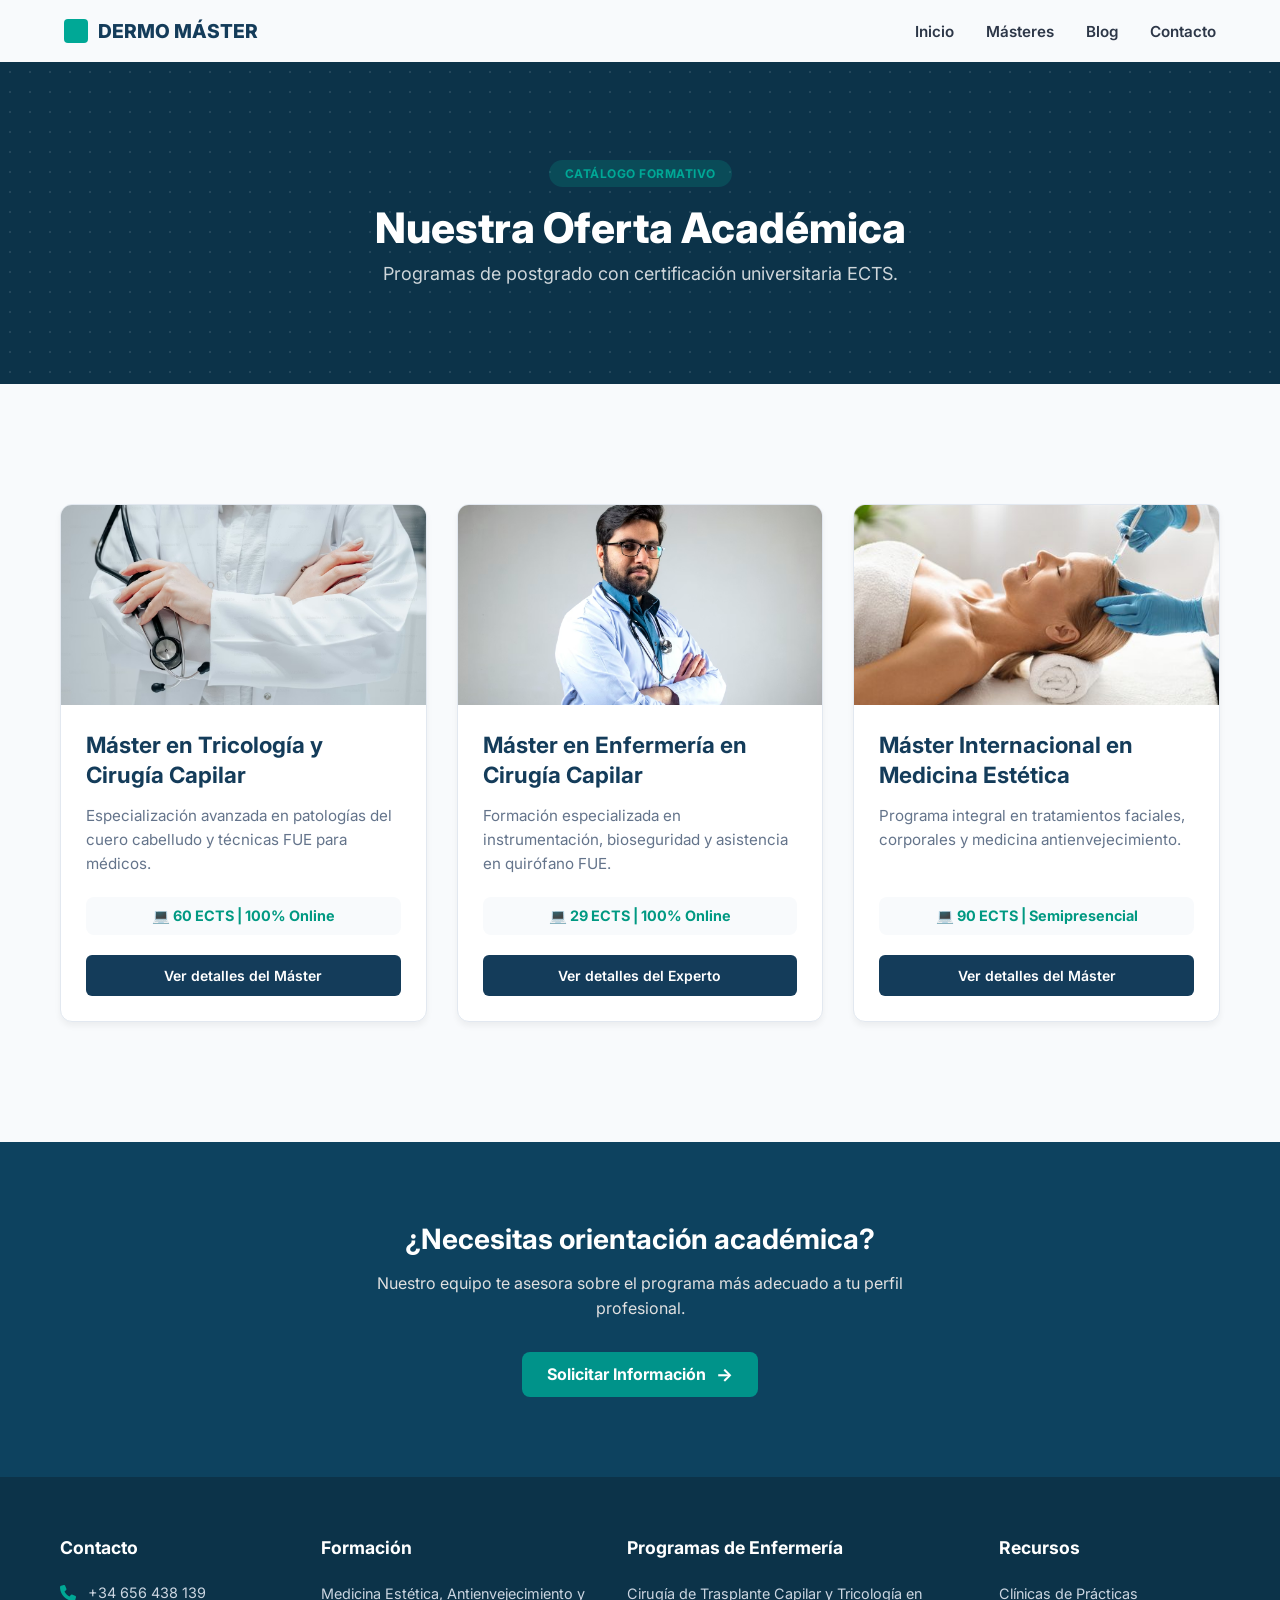
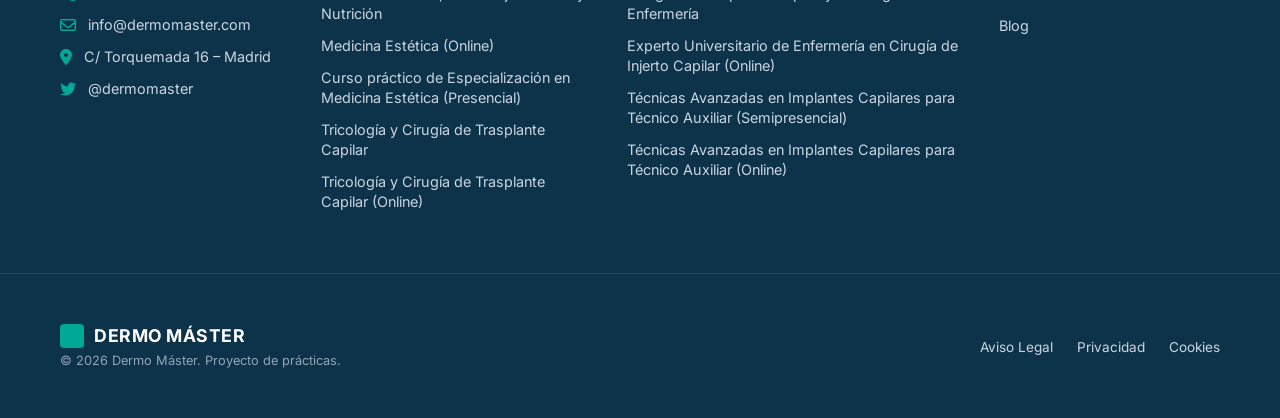
<file: servicios.html>
<!DOCTYPE html>
<html lang="es">
<head>
    <meta charset="UTF-8">
    <meta name="viewport" content="width=device-width, initial-scale=1.0">
    <title>Dermo Máster</title>
    <link rel="stylesheet" href="css/styles.css">
    <link href="https://fonts.googleapis.com/css2?family=Inter:wght@400;600;800&display=swap" rel="stylesheet">
    <link rel="stylesheet" href="https://cdnjs.cloudflare.com/ajax/libs/font-awesome/6.5.1/css/all.min.css">
</head>
<body>

    <header class="navbar">

        <div class="logo">
            <div class="logo-icon"></div>
            <a href="index.html" class="logo-text-link">
            <span>DERMO MÁSTER</span>
            </a>
        </div>

        <nav>
            <ul>
                <li><a href="index.html">Inicio</a></li>
                <li><a href="servicios.html">Másteres</a></li>
                <li><a href="blog.html">Blog</a></li>
                <li><a href="contacto.html">Contacto</a></li>
            </ul>
        </nav>
    </header>

    <section class="masters-hero">
        <div class="container">
            <span class="category-tag">CATÁLOGO FORMATIVO</span>
            <h1>Nuestra Oferta Académica</h1>
            <p>Programas de postgrado con certificación universitaria ECTS.</p>
        </div>
    </section>

    <section class="catalog-section">
        <div class="programas-grid">
    <div class="card-programa">
        <img src="img/7.jpg" alt="Máster Tricología" class="card-img">
        <div class="card-content">
            <h3>Máster en Tricología y Cirugía Capilar</h3>
            <p>Especialización avanzada en patologías del cuero cabelludo y técnicas FUE para médicos.</p>
            <div class="card-stats">💻 60 ECTS | 100% Online</div>
            <a href="master-tricologia.html" class="btn-card">Ver detalles del Máster</a>
        </div>
    </div>

    <div class="card-programa">
        <img src="img/5.jpg" alt="Experto Enfermería" class="card-img">
        <div class="card-content">
            <h3>Máster en Enfermería en Cirugía Capilar</h3>
            <p>Formación especializada en instrumentación, bioseguridad y asistencia en quirófano FUE.</p>
            <div class="card-stats">💻 29 ECTS | 100% Online</div>
            <a href="master-injertoCapilar.html" class="btn-card">Ver detalles del Experto</a>
        </div>
    </div>

    <div class="card-programa">
        <img src="img/9.jpg" alt="Medicina Estética" class="card-img">
        <div class="card-content">
            <h3>Máster Internacional en Medicina Estética</h3>
            <p>Programa integral en tratamientos faciales, corporales y medicina antienvejecimiento.</p>
            <div class="card-stats">💻 90 ECTS | Semipresencial</div>
            <a href="master-estetica.html" class="btn-card">Ver detalles del Máster</a>
        </div>
    </div>
</div>

    </section>

    <section class="cta-orientacion">
  <div class="cta-content">
    <h2 class="cta-title">¿Necesitas orientación académica?</h2>
    <p class="cta-text">
      Nuestro equipo te asesora sobre el programa más adecuado a tu perfil profesional.
    </p>
    <a href="contacto.html" class="cta-button">
      Solicitar Información <span class="cta-arrow">&rarr;</span>
    </a>
  </div>
</section>

    <footer class="site-footer">
    <div class="footer-container">
        
        <div class="footer-column">
            <h3>Contacto</h3>
            <ul class="contact-list">
                <li><span class="footer-icon"><i class="fa-solid fa-phone"></i></span> +34 656 438 139</li>
                <li><span class="footer-icon"><i class="fa-regular fa-envelope"></i></span> info@dermomaster.com</li>
                <li><span class="footer-icon"><i class="fa-solid fa-location-dot"></i></span> C/ Torquemada 16 – Madrid</li>
                <li><span class="footer-icon"><i class="fa-brands fa-twitter"></i></span> @dermomaster</li>
            </ul>
        </div>

        <div class="footer-column">
            <h3>Formación</h3>
            <ul>
                <li><a href="#">Medicina Estética, Antienvejecimiento y Nutrición</a></li>
                <li><a href="#">Medicina Estética (Online)</a></li>
                <li><a href="#">Curso práctico de Especialización en Medicina Estética (Presencial)</a></li>
                <li><a href="#">Tricología y Cirugía de Trasplante Capilar</a></li>
                <li><a href="#">Tricología y Cirugía de Trasplante Capilar (Online)</a></li>
            </ul>
        </div>

        <div class="footer-column">
            <h3>Programas de Enfermería</h3>
            <ul>
                <li><a href="#">Cirugía de Trasplante Capilar y Tricología en Enfermería</a></li>
                <li><a href="#">Experto Universitario de Enfermería en Cirugía de Injerto Capilar (Online)</a></li>
                <li><a href="#">Técnicas Avanzadas en Implantes Capilares para Técnico Auxiliar (Semipresencial)</a></li>
                <li><a href="#">Técnicas Avanzadas en Implantes Capilares para Técnico Auxiliar (Online)</a></li>
            </ul>
        </div>

        <div class="footer-column">
            <h3>Recursos</h3>
            <ul>
                <li><a href="#">Clínicas de Prácticas</a></li>
                <li><a href="blog.html">Blog</a></li>
            </ul>
        </div>

    </div>

    <div class="footer-bottom">
        <div class="footer-bottom-container">
            <div class="footer-brand">
                <div class="brand-logo">
                    <div class="logo-icon"></div>
                    <strong>DERMO MÁSTER</strong>
                </div>
                <p>© 2026 Dermo Máster. Proyecto de prácticas.</p>
            </div>
            
            <div class="footer-legal">
                <a href="#">Aviso Legal</a>
                <a href="#">Privacidad</a>
                <a href="#">Cookies</a>
            </div>
        </div>
    </div>
</footer>

</body>
</html>
</file>
<file: css/styles.css>
/* ------------------ Proyecto Territorio Master ------------------ */
/* ------------------ Cada linea es la parte del css para indentificarlo mejor ------------------ */

/* ------------------ Variables y Reset ------------------ */
:root {
    --primary-teal: #009982;
    --primary-teal-hover: #007a68;
    --dark-blue: #143c5a;
    --dark-blue-overlay: rgba(18, 67, 100, 0.88);
    --text-dark: #2d3748;
    --text-light: #ffffff;
    --bg-light: #f8fafc;
    --glass-bg: rgba(255, 255, 255, 0.15);
    --glass-border: rgba(255, 255, 255, 0.2);
}

* {
    margin: 0;
    padding: 0;
    box-sizing: border-box;
    font-family: 'Inter', sans-serif;
}

/* ------------------ Barra de Navegación ------------------ */
.navbar {
    display: flex;
    justify-content: space-between;
    align-items: center;
    padding: 1.2rem 5%;
    background-color: var(--bg-light);
    position: relative;
    z-index: 10;
}

.logo {
    display: flex;
    align-items: center;
    gap: 0.6rem;
    font-weight: 800;
    color: var(--dark-blue);
    font-size: 1.2rem;
}

.logo-icon {
    width: 24px;
    height: 24px;
    background-color: var(--primary-teal);
    border-radius: 4px;
}

.navbar nav ul {
    display: flex;
    list-style: none;
    gap: 2rem;
}

.navbar nav a {
    text-decoration: none;
    color: var(--text-dark);
    font-weight: 600;
    font-size: 0.95rem;
    transition: color 0.2s;
}

.navbar nav a:hover {
    color: var(--primary-teal);
}

/* ------------------ Sección Hero ------------------ */

.hero {
    position: relative;
    background-color: var(--dark-blue);
    background-image: 
        linear-gradient(var(--dark-blue-overlay), var(--dark-blue-overlay)), 
        url('https://images.unsplash.com/photo-1551076805-e1869033e561?ixlib=rb-4.0.3&auto=format&fit=crop&w=1920&q=80');
    background-size: cover;
    background-position: center;
    min-height: 90vh;
    display: flex;
    align-items: center;
    padding: 4rem 5%;
    color: var(--text-light);
}

.hero-container {
    display: grid;
    grid-template-columns: 1fr 1fr;
    gap: 5rem;
    max-width: 1200px;
    margin: 0 auto;
    align-items: center;
}

/* ------------------ Contenido de Texto ------------------ */

.badge {
    display: inline-block;
    background-color: rgba(0, 153, 130, 0.2);
    color: #4fd1c5;
    padding: 0.5rem 1rem;
    border-radius: 20px;
    font-size: 0.8rem;
    font-weight: 800;
    letter-spacing: 0.5px;
    margin-bottom: 1.5rem;
}

.hero-text h1 {
    font-size: 3.5rem;
    line-height: 1.15;
    margin-bottom: 1.5rem;
    font-weight: 800;
}

.hero-text p {
    font-size: 1.1rem;
    line-height: 1.6;
    margin-bottom: 2.5rem;
    color: #cbd5e1; /* Gris claro */
    max-width: 90%;
}

.btn-primary {
    display: inline-block;
    background-color: var(--primary-teal);
    color: white;
    padding: 1rem 2rem;
    border-radius: 8px;
    text-decoration: none;
    font-weight: 600;
    transition: background-color 0.3s ease;
    margin-bottom: 4rem;
}

.btn-primary:hover {
    background-color: var(--primary-teal-hover);
}

/* ------------------ Indicadores de Confianza ------------------ */

.trust-indicators {
    display: flex;
    gap: 2rem;
    font-size: 0.85rem;
    border-top: 1px solid rgba(255, 255, 255, 0.1);
    padding-top: 2rem;
    font-weight: 600;
}

.indicator {
    display: flex;
    align-items: center;
    gap: 0.5rem;
}

.icon-star { color: #fbbf24; font-size: 1.1rem; }
.icon-user { color: #60a5fa; font-size: 1.1rem; }
.icon-check { color: var(--primary-teal); font-size: 1.1rem; }

/* ------------------ Imagen y Tarjeta Glass ------------------ */

.hero-image-wrapper {
    position: relative;
    border-radius: 16px;
    box-shadow: 0 25px 50px -12px rgba(0, 0, 0, 0.5);
}

.main-image {
    width: 100%;
    height: auto;
    display: block;
    border-radius: 16px;
}

.glass-card {
    position: absolute;
    bottom: 20px;
    left: 20px;
    right: 20px;
    background: var(--glass-bg);
    backdrop-filter: blur(12px);
    -webkit-backdrop-filter: blur(12px);
    border: 1px solid var(--glass-border);
    padding: 1.5rem;
    border-radius: 12px;
}

.card-subtitle {
    font-size: 0.85rem;
    font-weight: 600;
    color: #e2e8f0;
    display: block;
    margin-bottom: 0.3rem;
}

.card-title {
    color: #4fd1c5; 
    font-size: 1.3rem;
    margin-bottom: 0.5rem;
}

.card-details {
    font-size: 0.9rem;
    color: #f8fafc;
}

/* ------------------ Responsive ------------------ */

@media (max-width: 968px) {
    .hero-container {
        grid-template-columns: 1fr;
        gap: 3rem;
    }
    
    .hero-text h1 {
        font-size: 2.5rem;
    }
    
    .hero-text p {
        max-width: 100%;
    }
    
    .trust-indicators {
        flex-wrap: wrap;
        gap: 1rem;
    }

    .navbar nav {
        display: none; /* REVISAR -> Ocultar menú en móvil para añadir menú hamburguesa*/
    }

    
}

/* ------------------ Sección Características ------------------ */

.features {
    background-color: var(--bg-light); /* Utiliza el fondo claro definido en :root */
    padding: 6rem 5%;
}

.features-container {
    max-width: 1200px;
    margin: 0 auto;
}

/* ------------------ Cabecera de la sección ------------------ */

.features-header {
    text-align: center;
    max-width: 700px;
    margin: 0 auto 4rem auto;
}

.pre-title {
    display: block;
    color: var(--primary-teal);
    font-size: 0.85rem;
    font-weight: 800;
    letter-spacing: 1px;
    margin-bottom: 0.8rem;
}

.features-header h2 {
    color: var(--dark-blue);
    font-size: 2.5rem;
    font-weight: 800;
    margin-bottom: 1.2rem;
    line-height: 1.2;
}

.features-header p {
    color: #64748b; 
    font-size: 1.1rem;
    line-height: 1.6;
}

/* ------------------ Grid de tarjetas ------------------ */

.features-grid {
    display: grid;
    grid-template-columns: repeat(auto-fit, minmax(320px, 1fr));
    gap: 2rem;
}

/* ------------------ Estilo individual de cada tarjeta ------------------ */

.feature-card {
    background-color: #ffffff;
    border-radius: 16px;
    padding: 2.5rem;
    box-shadow: 0 10px 40px -10px rgba(0, 0, 0, 0.08);
    transition: transform 0.3s ease, box-shadow 0.3s ease;
}

.feature-card:hover {
    transform: translateY(-5px);
    box-shadow: 0 20px 40px -10px rgba(0, 0, 0, 0.12);
}

.feature-card h3 {
    color: var(--dark-blue);
    font-size: 1.3rem;
    font-weight: 800;
    margin-bottom: 1rem;
}

.feature-card p {
    color: #64748b;
    font-size: 1rem;
    line-height: 1.6;
}

/* ------------------ Iconos de las tarjetas ------------------ */

.icon-wrapper {
    width: 48px;
    height: 48px;
    border-radius: 12px;
    display: flex;
    align-items: center;
    justify-content: center;
    margin-bottom: 1.8rem;
}

.icon-wrapper svg {
    width: 24px;
    height: 24px;
}

/* ------------------ Colores específicos de cada icono ------------------ */

.icon-green {
    background-color: #e6f6f4;
    color: #0d9488;
}

.icon-blue {
    background-color: #eff6ff;
    color: #3b82f6;
}

.icon-purple {
    background-color: #f5f3ff;
    color: #8b5cf6;
}

/* ------------------ Ajustes Responsive para esta sección ------------------ */

@media (max-width: 768px) {
    .features {
        padding: 4rem 5%;
    }
    
    .features-header h2 {
        font-size: 2rem;
    }
    
    .feature-card {
        padding: 2rem;
    }
}

/* ------------------ Sección Sobre Nosotros ------------------ */

.about-section {
    background-color: #ffffff;
    padding: 6rem 5%;
}

.about-container {
    max-width: 1200px;
    margin: 0 auto;
}

.about-content {
    display: grid;
    grid-template-columns: 1.2fr 0.8fr;
    gap: 4rem;
    align-items: flex-start;
    margin-bottom: 4rem;
}

/* ------------------ Títulos y Párrafos ------------------ */

.about-text h2 {
    color: var(--dark-blue);
    font-size: 2.2rem;
    font-weight: 800;
    margin-bottom: 2rem;
    line-height: 1.2;
}

.about-text h2 span {
    color: var(--primary-teal);
    border-bottom: 3px solid var(--primary-teal);
}

.about-text p {
    color: #4a5568;
    line-height: 1.7;
    margin-bottom: 1.5rem;
    font-size: 1.05rem;
    text-align: justify;
}

/* ------------------ Imagen y Badge ------------------ */

.about-image {
    position: relative;
}

.about-image img {
    width: 100%;
    border-radius: 20px;
    box-shadow: 0 20px 40px rgba(0,0,0,0.1);
}

.image-badge {
    position: absolute;
    bottom: -20px;
    left: -20px;
    background-color: var(--primary-teal);
    color: white;
    padding: 1.2rem;
    border-radius: 12px;
    font-size: 0.9rem;
    font-weight: 600;
    max-width: 200px;
    box-shadow: 0 10px 20px rgba(0,153,130,0.3);
}

/* ------------------ Bloque de cita inferior ------------------ */

.highlight-quote {
    background-color: #f0f9f8; 
    border-left: 4px solid var(--primary-teal);
    padding: 2rem;
    border-radius: 0 12px 12px 0;
    margin: 4rem 0 2rem 0;
}

.highlight-quote p {
    color: var(--dark-blue);
    font-weight: 600;
    line-height: 1.6;
    margin: 0;
}

.thanks-message {
    color: var(--primary-teal);
    font-weight: 700;
    font-size: 1.1rem;
    margin-top: 2rem;
}

/* ------------------ Ajustes Responsive ------------------ */

@media (max-width: 968px) {
    .about-content {
        grid-template-columns: 1fr;
    }
    
    .about-image {
        order: -1; 
        margin-bottom: 3rem;
    }
    
    .image-badge {
        left: 20px;
        bottom: -10px;
    }

    .about-text h2 {
        font-size: 1.8rem;
    }
}

/* ------------------ Sección Másteres ------------------ */

.masters-section {
    padding: 6rem 5%;
    background-color: var(--bg-light);
}

.container {
    max-width: 1200px;
    margin: 0 auto;
}

/* ------------------ Intro: Imagen y Texto ------------------ */

.masters-intro {
    display: grid;
    grid-template-columns: 1fr 1.2fr;
    gap: 4rem;
    align-items: center;
    margin-bottom: 4rem;
}

.masters-intro-image img {
    width: 100%;
    border-radius: 16px;
    box-shadow: 0 15px 35px rgba(0,0,0,0.1);
}

.masters-intro-text h2 {
    color: var(--dark-blue);
    font-size: 2.2rem;
    font-weight: 800;
    margin-bottom: 0.5rem;
}

.underline-short {
    width: 60px;
    height: 4px;
    background-color: var(--primary-teal);
    margin-bottom: 2rem;
}

.masters-intro-text p {
    color: #64748b;
    line-height: 1.7;
    margin-bottom: 1.5rem;
    font-size: 1rem;
}

/* ------------------ Grid de Tarjetas ------------------ */

.masters-grid {
    display: grid;
    grid-template-columns: 1fr 1fr;
    gap: 2rem;
}

.master-card {
    background: white;
    padding: 2.5rem;
    border-radius: 20px;
    box-shadow: 0 10px 30px rgba(0,0,0,0.05);
    display: flex;
    flex-direction: column;
}

.card-tags {
    display: flex;
    gap: 0.8rem;
    margin-bottom: 1.5rem;
}

.tag {
    font-size: 0.75rem;
    font-weight: 700;
    padding: 0.4rem 0.8rem;
    border-radius: 20px;
}

.tag-green { background: #e6f6f4; color: #0d9488; }
.tag-blue { background: #eff6ff; color: #3b82f6; }
.tag-purple { background: #f5f3ff; color: #8b5cf6; }

.master-card h3 {
    color: var(--dark-blue);
    font-size: 1.4rem;
    line-height: 1.3;
    margin-bottom: 1.5rem;
    flex-grow: 1;
}

.master-features {
    list-style: none;
    margin-bottom: 2rem;
}

.master-features li {
    color: #64748b;
    font-size: 0.95rem;
    margin-bottom: 0.6rem;
    display: flex;
    align-items: center;
    gap: 0.6rem;
}

.check {
    color: var(--primary-teal);
    font-weight: bold;
}

.more-info {
    color: var(--primary-teal);
    text-decoration: none;
    font-weight: 700;
    font-size: 0.95rem;
    display: flex;
    align-items: center;
    gap: 0.5rem;
    transition: gap 0.2s;
}

.more-info:hover {
    gap: 0.8rem;
}

/* ------------------ Responsive ------------------ */

@media (max-width: 968px) {
    .masters-intro {
        grid-template-columns: 1fr;
    }
    
    .masters-grid {
        grid-template-columns: 1fr;
    }

    .masters-intro-image {
        max-width: 500px;
        margin: 0 auto;
    }
}

/* ------------------ Ajustes para la sección de Tricología ------------------ */

.white-bg {
    background-color: #ffffff !important;
}

.masters-intro.reverse {
    grid-template-columns: 1.2fr 1fr; 
}

.masters-intro.reverse .masters-intro-text {
    grid-column: 1;
}

.masters-intro.reverse .masters-intro-image {
    grid-column: 2;
}

/* ------------------ Responsive ------------------ */

@media (max-width: 968px) {
    .masters-intro.reverse {
        display: flex;
        flex-direction: column;
    }
    
    .masters-intro.reverse .masters-intro-image {
        order: -1; 
        margin-bottom: 2rem;
    }
}

/* ------------------ Sección ¿Por qué elegirnos? (Grid 3x3) ------------------ */

.why-us-section {
    padding: 6rem 5%;
    background-color: #ffffff;
}

.why-header {
    text-align: center;
    max-width: 800px;
    margin: 0 auto 4rem auto;
}

.why-header h2 {
    color: var(--dark-blue);
    font-size: 2.2rem;
    font-weight: 800;
    margin-bottom: 1.5rem;
}

.why-header p {
    color: #64748b;
    line-height: 1.6;
    font-size: 1rem;
}

/* ------------------ Rejilla de 3 columnas ------------------ */

.why-grid {
    display: grid;
    grid-template-columns: repeat(3, 1fr);
    gap: 1.5rem;
    max-width: 1200px;
    margin: 0 auto;
}

/* ------------------ Estilo Base de la Tarjeta ------------------ */

.why-card {
    padding: 2rem;
    border-radius: 12px;
    border: 1px solid transparent;
    transition: transform 0.3s ease;
}

.why-card:hover {
    transform: translateY(-5px);
}

.why-card h3 {
    color: var(--dark-blue);
    font-size: 1.2rem;
    font-weight: 800;
    margin-bottom: 1rem;
}

.why-card p {
    color: #64748b;
    font-size: 0.95rem;
    line-height: 1.5;
}

/* ------------------ Iconos circulares ------------------ */

.why-icon {
    width: 40px;
    height: 40px;
    border-radius: 8px;
    display: flex;
    align-items: center;
    justify-content: center;
    margin-bottom: 1.5rem;
    font-size: 1.2rem;
}

/* ------------------ Colores ------------------ */

.border-green { background-color: #f0fdfa; border-color: #ccfbf1; }
.bg-green { background-color: #ccfbf1; color: #0d9488; }

.border-blue { background-color: #eff6ff; border-color: #dbeafe; }
.bg-blue { background-color: #dbeafe; color: #2563eb; }

.border-purple { background-color: #f5f3ff; border-color: #ede9fe; }
.bg-purple { background-color: #ede9fe; color: #7c3aed; }

/* ------------------ Ajustes Responsive ------------------ */

@media (max-width: 1024px) {
    .why-grid {
        grid-template-columns: repeat(2, 1fr);
    }
}

@media (max-width: 640px) {
    .why-grid {
        grid-template-columns: 1fr; 
    }
    
    .why-header h2 {
        font-size: 1.8rem;
    }
}

/* ------------------ SECCION FINAL ------------------*/

.excellence-section {
    padding: 80px 0;
    background-color: #ffffff;
}

.excellence-container {
    max-width: 1140px;
    margin: 0 auto;
    display: grid;
    grid-template-columns: 1.1fr 0.9fr;
    gap: 60px;
    align-items: center;
    padding: 0 20px;
}

/* ------------------ Estilos de la cabecera y título ------------------ */

.excellence-header {
    margin-bottom: 30px;
}

.excellence-text-column h2 {
    color: #003049; 
    font-size: 34px;
    font-weight: 800;
    line-height: 1.2;
    margin-bottom: 15px;
}

.excellence-underline {
    width: 55px;
    height: 4px;
    background-color: #00a896; 
    border-radius: 2px;
}

/* ------------------ Párrafos y texto resaltado ------------------ */

.excellence-text-column p {
    color: #6c757d;
    font-size: 16px;
    line-height: 1.7;
    margin-bottom: 25px;
}

.excellence-text-column .excellence-highlight {
    color: #00a896; 
    font-weight: 700;
    margin-bottom: 0;
}

/* ------------------ Contenedor de imagen y badge superpuesto ------------------ */

.excellence-image-column {
    display: flex;
    justify-content: flex-end;
}

.excellence-img-wrapper {
    position: relative;
    width: 100%;
    max-width: 460px;
}


.img-icon {
    width: 100px;
    opacity: 0.1;
}

/* ------------------ Caja oscura con el texto ECTS ------------------ */

.excellence-dark-box {
    position: absolute;
    bottom: 25px;
    right: -20px; 
    background-color: #0c3349; 
    color: #ffffff;
    padding: 18px 24px;
    border-radius: 8px;
    font-size: 13px;
    font-weight: 600;
    line-height: 1.4;
    max-width: 260px;
    box-shadow: 0 12px 30px rgba(0,0,0,0.3);
}

/* ------------------ Adaptación para pantallas pequeñas ------------------ */

@media (max-width: 991px) {
    .excellence-container {
        grid-template-columns: 1fr;
        text-align: left;
        gap: 50px;
    }
    
    .excellence-image-column {
        justify-content: center;
    }
    
    .excellence-dark-box {
        right: 10px;
        bottom: 10px;
        max-width: 220px;
        font-size: 12px;
    }
}

/* ------------------ Estilos del Footer ------------------ */

.site-footer {
    background-color: #0c3349; 
    color: #ffffff;
    padding: 60px 0 30px 0;
    font-family: 'Inter', sans-serif;
}

.footer-container {
    max-width: 1200px;
    margin: 0 auto;
    display: grid;
    grid-template-columns: 1fr 1.2fr 1.5fr 1fr; 
    gap: 40px;
    padding: 0 20px;
}

.footer-column h3 {
    font-size: 1.1rem;
    font-weight: 700;
    margin-bottom: 25px;
}

.footer-column ul {
    list-style: none;
    padding: 0;
}

.footer-column ul li {
    margin-bottom: 12px;
}

.footer-column ul li a {
    color: #cbd5e1; 
    text-decoration: none;
    font-size: 0.9rem;
    transition: color 0.3s;
}

.footer-column ul li a:hover {
    color: #00a896; 
}

/* ------------------ Iconos de contacto ------------------ */
.contact-list li {
    display: flex;
    align-items: center;
    font-size: 0.9rem;
    color: #cbd5e1;
}

.footer-icon {
    color: #00a896; 
    margin-right: 12px;
    font-size: 1rem;
}

/* ------------------ Parte inferior: Copyright y Legales ------------------ */

.footer-bottom {
    margin-top: 50px;
    border-top: 1px solid rgba(255, 255, 255, 0.1);
    padding-top: 30px;
}

.footer-bottom-container {
    max-width: 1200px;
    margin: 0 auto;
    display: flex;
    justify-content: space-between;
    align-items: center;
    padding: 0 20px;
    padding-bottom: 20px;
    padding-top: 20px;
}

.footer-brand {
    display: flex;
    flex-direction: column;
}

.brand-logo {
    display: flex;
    align-items: center;
    gap: 10px;
    margin-bottom: 5px;
}

.brand-logo strong {
    font-size: 1.1rem;
    letter-spacing: 0.5px;
}

.logo-box {
    background-color: #00a896;
    padding: 4px 6px;
    border-radius: 4px;
    font-size: 0.8rem;
}

.footer-brand p {
    font-size: 0.8rem;
    color: #94a3b8;
}

.footer-legal a {
    color: #cbd5e1;
    text-decoration: none;
    font-size: 0.85rem;
    margin-left: 20px;
}

.footer-legal a:hover {
    color: #ffffff;
}

/* ------------------ Responsive más ajustes ------------------ */

@media (max-width: 768px) {
    .footer-container {
        grid-template-columns: 1fr;
        gap: 30px;
    }
    
    .footer-bottom-container {
        flex-direction: column;
        text-align: center;
        gap: 20px;
    }
    
    .footer-legal a {
        margin: 0 10px;
    }
}

/* ------------------ Estilos Generales Reutilizables ------------------ */

:root {
    --dark-blue-bg: #0c3349;
    --primary-teal: #00a896;
    --text-gray: #64748b;
    --card-shadow: 0 10px 30px rgba(0, 0, 0, 0.05);
}

.container {
    max-width: 1200px;
    margin: 0 auto;
    padding: 0 20px;
}

/* ------------------ Hero de Másteres ------------------ */

.masters-hero {
    background-color: var(--dark-blue-bg);
    background-image: radial-gradient(rgba(255,255,255,0.1) 1px, transparent 1px);
    background-size: 20px 20px;
    padding: 100px 0;
    text-align: center;
    color: #ffffff;
}

.category-tag {
    background-color: rgba(0, 168, 150, 0.2);
    color: var(--primary-teal);
    padding: 6px 16px;
    border-radius: 20px;
    font-size: 12px;
    font-weight: 700;
    letter-spacing: 0.5px;
}

.masters-hero h1 {
    font-size: 42px;
    font-weight: 800;
    margin: 20px 0 10px 0;
}

.masters-hero p {
    font-size: 18px;
    opacity: 0.8;
}

/* ------------------ Cuadrícula de Tarjetas ------------------ */

.catalog-section {
    padding: 80px 0;
    background-color: #f8fafc;
}

.masters-card-grid {
    display: grid;
    grid-template-columns: repeat(3, 1fr);
    gap: 30px;
}

.course-card {
    background: #ffffff;
    border-radius: 16px;
    overflow: hidden;
    box-shadow: var(--card-shadow);
    transition: transform 0.3s ease;
}

.course-card:hover {
    transform: translateY(-5px);
}

.card-image {
    position: relative;
    height: 200px;
    background-color: #e2e8f0;
}

.card-image img.actual-img {
    width: 100%;
    height: 100%;
    object-fit: cover;
}

.img-placeholder {
    display: flex;
    align-items: center;
    justify-content: center;
    height: 100%;
    font-size: 40px;
    opacity: 0.3;
}

.ects-badge {
    position: absolute;
    top: 15px;
    right: 15px;
    background-color: var(--primary-teal);
    color: #ffffff;
    padding: 5px 12px;
    border-radius: 20px;
    font-size: 12px;
    font-weight: 700;
}

.card-content {
    padding: 25px;
}

.card-content h3 {
    color: #003049;
    font-size: 20px;
    margin-bottom: 12px;
    line-height: 1.3;
}

.card-content p {
    color: var(--text-gray);
    font-size: 14px;
    line-height: 1.5;
    margin-bottom: 20px;
}

.card-info {
    font-size: 13px;
    color: var(--text-gray);
    margin-bottom: 25px;
    display: flex;
    align-items: center;
}

/* ------------------ Botones de las Tarjetas ------------------ */

.btn-card {
    display: block;
    width: 100%;
    padding: 12px;
    text-align: center;
    border-radius: 8px;
    font-size: 14px;
    font-weight: 700;
    text-decoration: none;
    border: none;
    cursor: pointer;
    transition: background 0.3s;
}

.btn-card.primary {
    background-color: var(--primary-teal);
    color: #ffffff;
}

.btn-card.primary:hover {
    background-color: #008f80;
}

.btn-card.disabled {
    background-color: #edf2f7;
    color: #a0aec0;
    cursor: not-allowed;
}

/* ------------------ Responsive más y más ------------------ */

@media (max-width: 992px) {
    .masters-card-grid {
        grid-template-columns: repeat(2, 1fr);
    }
}

@media (max-width: 600px) {
    .masters-card-grid {
        grid-template-columns: 1fr;
    }
}

.cta-orientacion {
  background-color: #0d425f;
  padding: 80px 20px;
  display: flex;
  justify-content: center;
  align-items: center;
  font-family: Arial, sans-serif;
}

.cta-content {
  text-align: center;
  max-width: 600px;
  color: #ffffff;
}

.cta-title {
  font-size: 28px;
  font-weight: bold;
  margin-bottom: 15px;
}

.cta-text {
  font-size: 16px;
  line-height: 1.6;
  margin-bottom: 30px;
  color: #e0e0e0;
}

.cta-button {
  background-color: #00938a;
  color: #ffffff;
  text-decoration: none;
  padding: 12px 25px;
  border-radius: 8px;
  font-weight: bold;
  display: inline-flex;
  align-items: center;
  transition: background-color 0.3s ease;
}

.cta-button:hover {
  background-color: #007a72;
}

.cta-arrow {
  margin-left: 10px;
  font-size: 18px;
}

/* ------------------ Contenedor Principal ------------------ */

.news-section {
  background-color: #f4f7f9;
  padding: 80px 20px;
  display: flex;
  justify-content: center;
  font-family: 'Segoe UI', Roboto, Helvetica, Arial, sans-serif;
}

.cards-container {
  display: flex;
  gap: 20px;
  max-width: 1200px;
  width: 100%;
  justify-content: center;
  flex-wrap: wrap;
}

/* ------------------ Tarjeta ------------------ */

.card {
  background-color: #ffffff;
  border-radius: 15px;
  padding: 30px;
  flex: 1;
  min-width: 280px;
  max-width: 350px;
  box-shadow: 0 4px 15px rgba(0, 0, 0, 0.05);
  display: flex;
  flex-direction: column;
  border: 1px solid #eef2f6;
}

/* ------------------ Badge -> Etiqueta superior ------------------ */

.card-badge {
  background-color: #e6f4f3;
  color: #00938a;
  font-size: 11px;
  font-weight: bold;
  padding: 5px 12px;
  border-radius: 20px;
  align-self: flex-start;
  margin-bottom: 20px;
  letter-spacing: 0.5px;
}

/* ------------------ Título ------------------ */

.card-title {
  color: #0d425f;
  font-size: 20px;
  line-height: 1.3;
  margin-bottom: 15px;
  font-weight: 700;
}

/* ------------------ Descripción ------------------ */

.card-description {
  color: #707a82;
  font-size: 14px;
  line-height: 1.6;
  margin-bottom: 25px;
  flex-grow: 1;
}

/* ------------------ Footer / Links ------------------ */

.card-link {
  color: #00938a;
  text-decoration: none;
  font-size: 14px;
  font-weight: 600;
  display: flex;
  align-items: center;
  gap: 8px;
}

.card-link:hover {
  text-decoration: underline;
}

.card-footer.gray {
  color: #a0acb5;
  font-size: 14px;
  display: flex;
  align-items: center;
  gap: 5px;
}

.icon-clock {
  font-size: 14px;
}

.contact-section {
  background-color: #f8fafc;
  padding: 80px 20px;
  display: flex;
  justify-content: center;
  font-family: 'Segoe UI', Tahoma, Geneva, Verdana, sans-serif;
}

.form-card {
  background-color: #ffffff;
  max-width: 500px;
  width: 100%;
  padding: 40px;
  border-radius: 16px;
  box-shadow: 0 10px 30px rgba(0, 0, 0, 0.05);
}

.form-header {
  text-align: center;
  margin-bottom: 30px;
}

.form-header h2 {
  color: #0d425f;
  font-size: 22px;
  margin-bottom: 8px;
}

.form-header p {
  color: #707a82;
  font-size: 14px;
}

.input-group {
  margin-bottom: 20px;
}

.input-group label {
  display: block;
  color: #0d425f;
  font-weight: 700;
  font-size: 14px;
  margin-bottom: 8px;
}

.input-group input, 
.input-group textarea {
  width: 100%;
  padding: 12px 16px;
  border: 1px solid #e2e8f0;
  border-radius: 8px;
  font-size: 15px;
  color: #334155;
  box-sizing: border-box;
}

.input-group input::placeholder, 
.input-group textarea::placeholder {
  color: #94a3b8;
}

.input-group input:focus, 
.input-group textarea:focus {
  outline: none;
  border-color: #00938a;
  box-shadow: 0 0 0 2px rgba(0, 147, 138, 0.1);
}

.privacy-policy {
  display: flex;
  align-items: center;
  gap: 10px;
  margin-bottom: 30px;
  font-size: 14px;
  color: #64748b;
}

.privacy-policy a {
  color: #00938a;
  text-decoration: underline;
}

.btn-submit {
  width: 100%;
  background-color: #00938a;
  color: white;
  border: none;
  padding: 14px;
  border-radius: 8px;
  font-size: 16px;
  font-weight: 600;
  cursor: pointer;
  display: flex;
  justify-content: center;
  align-items: center;
  gap: 10px;
  transition: background-color 0.3s ease;
}

.btn-submit:hover {
  background-color: #007a72;
}

.btn-submit span {
  font-size: 18px;
}

/* ------------------ Estilos específicos para el mensaje de éxito ------------------ */

.success-card {
  text-align: center;
  padding: 60px 40px;
}

.success-icon {
  width: 60px;
  height: 60px;
  background-color: #e6f4f3;
  border-radius: 50%;
  display: flex;
  justify-content: center;
  align-items: center;
  margin: 0 auto 30px;
}

.check-mark {
  color: #00938a;
  font-size: 24px;
  transform: scaleX(-1) rotate(-35deg);
  font-family: Arial, sans-serif;
  font-weight: bold;
  margin-top: -5px;
}

.success-title {
  color: #0d425f;
  font-size: 24px;
  font-weight: 700;
  margin-bottom: 15px;
}

.success-text {
  color: #707a82;
  font-size: 16px;
  line-height: 1.5;
  margin-bottom: 40px;
}

.back-link {
  color: #00938a;
  text-decoration: none;
  font-weight: 600;
  font-size: 15px;
  display: inline-flex;
  align-items: center;
  gap: 8px;
}

.back-link:hover {
  text-decoration: underline;
}

.logo-text-link {
    text-decoration: none; 
    color: inherit;        
    cursor: pointer;       
}

.logo-text-link:hover {
    opacity: 0.8; 
}

.why-icon {
    display: flex;
    justify-content: center;
    align-items: center;
}

/* ------------------ Contenedor principal sin fondos ni bordes ------------------ */

.excellence-img-wrapper {
    position: relative;
    background: transparent;
    border: none;
    padding: 0;
}

.excellence-placeholder {
    background: transparent;
    border: none;
    padding: 0;
}

/* ------------------ Imagen principal sin transparencia ------------------ */

.img-icon {
    width: 100%;
    display: block;
    opacity: 1 !important;    
    filter: none !important;  
    border-radius: 15px;      
    box-shadow: 0 5px 15px rgba(0,0,0,0.1); 
}

/* ------------------ Cuadro azul superpuesto ------------------ */

.excellence-dark-box {
    position: absolute;
    bottom: -20px;   
    right: -20px;    
    background-color: #04293a;
    color: white;
    padding: 25px;
    border-radius: 10px;
    width: 280px;
    font-size: 0.95rem;
    font-weight: bold;
    z-index: 10;     
    box-shadow: 10px 10px 30px rgba(0,0,0,0.3); 
}





/* ==========================================================================
   ESTILOS ESPECÍFICOS PARA LA PÁGINA INTERNA DEL MÁSTER EN TRICOLOGÍA
   ========================================================================== */

/* Extensión de variables reutilizando tus tokens de estilos existentes */
:root {
    --text-muted: #64748b;
    --border-color: #e2e8f0;
}

body {
    background-color: #ffffff;
    color: var(--text-dark);
}

/* Rediseño del Navbar para que enlace limpiamente */
.navbar nav ul {
    align-items: center;
}

/* HERO SECCIÓN DETALLADA */
.master-hero-detail {
    background-color: var(--dark-blue);
    background-image: 
        linear-gradient(var(--dark-blue-overlay), var(--dark-blue-overlay)), 
        url('https://images.unsplash.com/photo-1551076805-e1869033e561?ixlib=rb-4.0.3&auto=format&fit=crop&w=1920&q=80');
    background-size: cover;
    background-position: center;
    padding: 80px 0;
    text-align: center;
    color: var(--text-light);
}

.master-hero-detail h1 {
    font-size: 2.8rem;
    font-weight: 800;
    line-height: 1.25;
    margin: 1rem auto 1.5rem auto;
    max-width: 850px;
}

.master-hero-detail p {
    font-size: 1.1rem;
    color: #cbd5e1;
    max-width: 700px;
    margin: 0 auto 2.5rem auto;
    line-height: 1.6;
}

.hero-meta-strip {
    display: flex;
    justify-content: center;
    gap: 1.5rem;
    flex-wrap: wrap;
}

.meta-pill {
    background-color: var(--glass-bg);
    border: 1px solid var(--glass-border);
    padding: 0.6rem 1.2rem;
    border-radius: 30px;
    font-size: 0.88rem;
    font-weight: 600;
    backdrop-filter: blur(8px);
}

/* DISTRIBUCIÓN EN 2 COLUMNAS (LAYOUT) */
.master-main-layout {
    display: grid;
    grid-template-columns: 1.3fr 0.7fr;
    gap: 4rem;
    padding-top: 70px;
    padding-bottom: 90px;
    align-items: start;
}

.info-block {
    margin-bottom: 55px;
}

.info-block h2 {
    color: var(--dark-blue);
    font-size: 1.8rem;
    font-weight: 800;
    margin-bottom: 0.5rem;
}

.info-block p {
    color: var(--text-muted);
    font-size: 1rem;
    line-height: 1.7;
    margin-bottom: 1.5rem;
}

/* Tarjeta de Requisito Exclusivo Médicos */
.requisito-card {
    background-color: #fffbeb;
    border-left: 4px solid #f59e0b;
    border-radius: 0 12px 12px 0;
    padding: 1.5rem 2rem;
    margin-top: 2rem;
}

.requisito-card h4 {
    color: #b45309;
    font-size: 1.05rem;
    font-weight: 700;
    margin-bottom: 0.5rem;
}

.requisito-card p {
    color: #78350f;
    font-size: 0.95rem;
    margin: 0;
    line-height: 1.5;
}

/* Separación y Estilo de Metodología */
.methodology-split {
    display: grid;
    grid-template-columns: 1fr 1fr;
    gap: 1.5rem;
    margin-top: 2rem;
}

.method-card-box {
    background-color: var(--bg-light);
    padding: 2rem;
    border-radius: 12px;
    border: 1px solid var(--border-color);
}

.method-icon-title {
    display: flex;
    align-items: center;
    gap: 0.8rem;
    margin-bottom: 1rem;
}

.dot-teal {
    width: 10px;
    height: 10px;
    background-color: var(--primary-teal);
    border-radius: 50%;
}

.method-card-box h3 {
    font-size: 1.15rem;
    font-weight: 800;
    color: var(--dark-blue);
}

.method-card-box p {
    font-size: 0.92rem;
    line-height: 1.5;
    margin: 0;
}

/* ACORDEÓN / DESGLOSE DE MÓDULOS DE PLAN DE ESTUDIOS */
.syllabus-accordion {
    display: flex;
    flex-direction: column;
    gap: 1rem;
    margin-top: 2rem;
}

.syllabus-row {
    background: #ffffff;
    border: 1px solid var(--border-color);
    border-radius: 12px;
    padding: 1.5rem;
    box-shadow: 0 4px 12px rgba(0,0,0,0.02);
    transition: border-color 0.3s ease;
}

.syllabus-row:hover {
    border-color: var(--primary-teal);
}

.syllabus-header-row {
    display: flex;
    align-items: center;
    gap: 1.2rem;
    margin-bottom: 0.8rem;
}

.m-num {
    font-size: 0.9rem;
    font-weight: 800;
    color: var(--primary-teal);
    background-color: #e6f6f4;
    padding: 4px 10px;
    border-radius: 6px;
}

.syllabus-header-row h4 {
    font-size: 1.05rem;
    color: var(--dark-blue);
    font-weight: 700;
    margin: 0;
}

.syllabus-body-row p {
    font-size: 0.92rem;
    margin: 0;
    padding-left: 3.2rem;
    line-height: 1.6;
}

/* Bloque Prácticas Clínicas */
.practical-bullets-grid {
    display: grid;
    grid-template-columns: repeat(3, 1fr);
    gap: 1.2rem;
    margin-top: 2rem;
}

.p-bullet-box {
    background-color: #f0fdfa;
    border: 1px solid #ccfbf1;
    padding: 1.5rem;
    border-radius: 10px;
}

.p-bullet-box strong {
    font-size: 0.95rem;
    color: var(--dark-blue);
    display: block;
    margin-bottom: 0.5rem;
}

.p-bullet-box p {
    font-size: 0.88rem;
    margin: 0;
    line-height: 1.5;
}

/* SIDEBAR LATERAL FLOTANTE STICKY */
.master-sidebar {
    position: relative;
}

.sticky-info-card {
    position: sticky;
    top: 40px;
    background-color: #ffffff;
    border: 1px solid var(--border-color);
    border-radius: 16px;
    padding: 2.5rem 2rem;
    box-shadow: 0 10px 30px rgba(0,0,0,0.04);
}

.sticky-info-card h3 {
    color: var(--dark-blue);
    font-size: 1.3rem;
    font-weight: 800;
    margin-bottom: 1rem;
}

.card-bar {
    height: 1px;
    background-color: var(--border-color);
    margin: 1.5rem 0;
}

.technical-list {
    list-style: none;
    padding: 0;
    margin: 0;
}

.technical-list li {
    display: flex;
    justify-content: space-between;
    font-size: 0.95rem;
    margin-bottom: 0.8rem;
    color: var(--text-dark);
}

.technical-list li span {
    color: var(--text-muted);
}

.sidebar-warning {
    background-color: #fff7ed;
    border: 1px solid #ffedd5;
    padding: 1rem;
    border-radius: 8px;
    font-size: 0.85rem;
    color: #c2410c;
    line-height: 1.4;
    margin-bottom: 1.8rem;
}

.btn-sidebar-contact {
    display: block;
    text-align: center;
    background-color: var(--primary-teal);
    color: #ffffff;
    padding: 1rem;
    border-radius: 8px;
    text-decoration: none;
    font-weight: 600;
    font-size: 0.95rem;
    transition: background-color 0.2s ease;
}

.btn-sidebar-contact:hover {
    background-color: var(--primary-teal-hover);
}

/* RESPONSIVE ADAPTATIVO */
@media (max-width: 992px) {
    .master-main-layout {
        grid-template-columns: 1fr;
        gap: 3rem;
    }
    .sticky-info-card {
        position: static;
    }
    .methodology-split, .practical-bullets-grid {
        grid-template-columns: 1fr;
    }
    .syllabus-body-row p {
        padding-left: 0;
        margin-top: 0.5rem;
    }
}


.programas-grid {
        display: grid;
        grid-template-columns: repeat(auto-fit, minmax(300px, 1fr));
        gap: 30px;
        padding: 40px 20px;
        max-width: 1200px;
        margin: 0 auto;
    }
    .card-programa {
        background: #ffffff;
        border: 1px solid #e2e8f0;
        border-radius: 12px;
        overflow: hidden; /* Para que la imagen respete las esquinas redondeadas */
        box-shadow: 0 4px 6px rgba(0,0,0,0.05);
        display: flex;
        flex-direction: column;
        transition: transform 0.3s ease;
    }
    .card-programa:hover { transform: translateY(-5px); }
    
    /* Estilo de la imagen */
    .card-img { width: 100%; height: 200px; object-fit: cover; display: block; }
    
    .card-content { padding: 25px; display: flex; flex-direction: column; flex-grow: 1; }
    .card-programa h3 { color: #143c5a; margin-bottom: 15px; font-size: 1.4rem; }
    .card-programa p { color: #64748b; margin-bottom: 20px; font-size: 0.95rem; line-height: 1.6; flex-grow: 1; }
    .card-stats { background: #f8fafc; padding: 10px; border-radius: 8px; margin-bottom: 20px; font-weight: 700; color: #009982; font-size: 0.9rem; text-align: center; }
    
    .btn-card { display: block; padding: 12px; background: #143c5a; color: white; text-align: center; border-radius: 6px; text-decoration: none; font-weight: 600; }
    .btn-card:hover { background: #009982; }



    /* Estilos para la expansión interactiva del Blog */
.card {
    cursor: pointer;
    transition: all 0.3s ease;
    height: auto; /* Permite que crezca */
    position: relative;
    overflow: hidden;
}

.full-content {
    display: none;
    margin-top: 20px;
    padding-top: 15px;
    border-top: 1px solid #eef2f6;
    color: #64748b;
    font-size: 14px;
    line-height: 1.6;
}

/* Estado expandido */
.card.expanded {
    transform: scale(1.02);
    box-shadow: 0 20px 40px rgba(0, 0, 0, 0.1);
    border-color: #00938a; /* Color de tu marca */
}

.card.expanded .full-content {
    display: block;
}

.card.expanded .card-footer span {
    color: #00938a;
    font-weight: bold;
}

.card-footer {
    margin-top: 15px;
    font-size: 12px;
    color: #a0acb5;
}

/* Contenedor principal: El "Grid" que alinea todo */
.cards-container {
    display: grid;
    grid-template-columns: repeat(auto-fit, minmax(320px, 1fr));
    gap: 25px;
    padding: 40px 5%;
    align-items: stretch; /* ESTO asegura que todas las tarjetas midan lo mismo */
}

/* Tarjeta individual */
.card {
    background: #ffffff;
    border: 1px solid #e2e8f0;
    border-radius: 12px;
    padding: 25px;
    display: flex;
    flex-direction: column; /* Organiza elementos verticalmente */
    transition: all 0.3s ease;
    cursor: pointer;
}

/* Badge */
.card-badge {
    color: #009982;
    font-weight: 800;
    font-size: 0.75rem;
    margin-bottom: 10px;
    letter-spacing: 1px;
}

/* Títulos y texto */
.card h3 { color: #143c5a; margin-bottom: 15px; font-size: 1.25rem; }
.card-description { color: #64748b; margin-bottom: 15px; font-size: 0.95rem; flex-grow: 1; }

/* Contenido oculto */
.full-content {
    display: none;
    margin-top: 15px;
    padding-top: 15px;
    border-top: 1px solid #edf2f7;
    color: #334155;
    font-size: 0.95rem;
}

/* Footer de la tarjeta */
.card-footer { margin-top: auto; padding-top: 15px; font-size: 0.8rem; color: #94a3b8; }

/* Efecto al hacer clic */
.card.expanded {
    border-color: #009982;
    box-shadow: 0 10px 25px rgba(0,0,0,0.1);
}
.card.expanded .full-content { display: block; }
</file>
